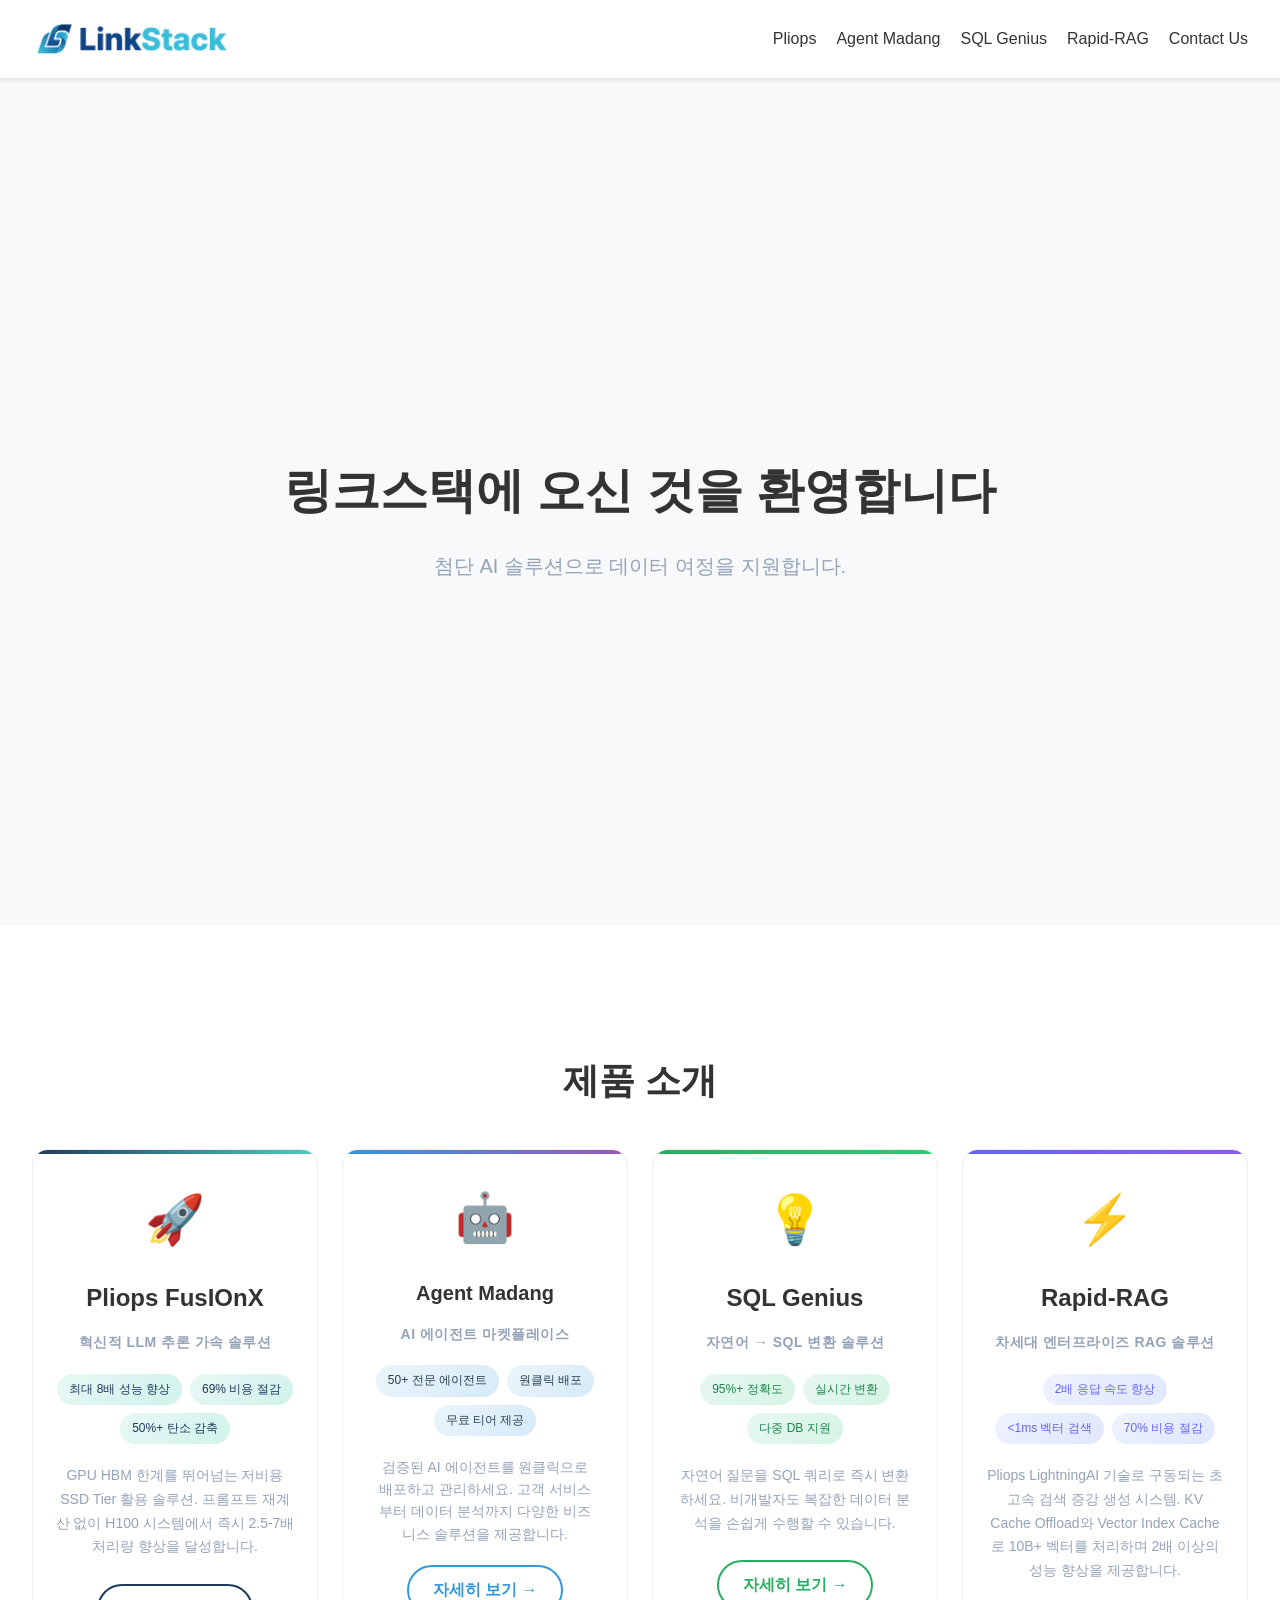
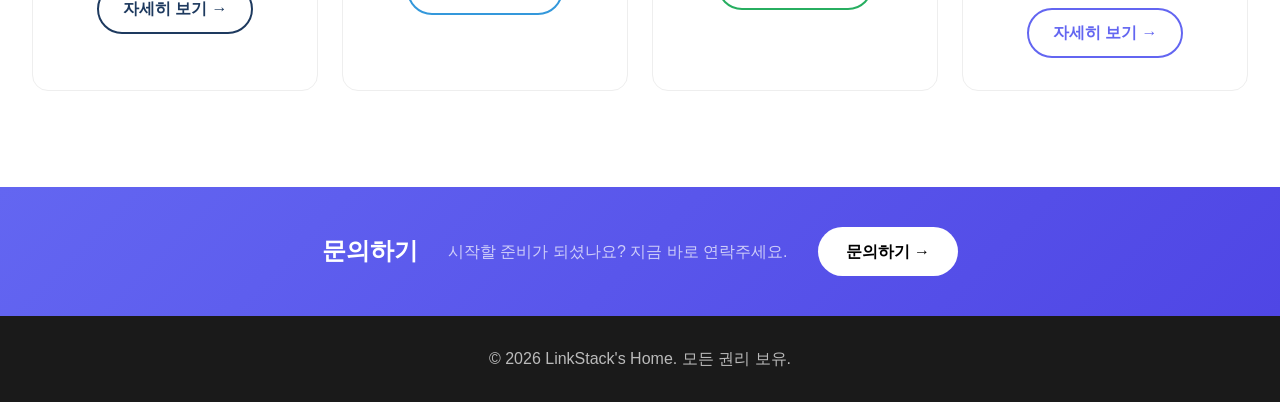
<file: index.html>
<!DOCTYPE html>
<html lang="ko-KR">
<head>
  <meta charset="UTF-8">
  <meta name="viewport" content="width=device-width, initial-scale=1">
  <title>LinkStack's Home</title>
  <meta name="robots" content="max-image-preview:large">
  <link rel="stylesheet" href="/assets/style.css">
  <link rel="stylesheet" href="/assets/rapid-rag.css">
  <script defer src="/assets/rapid-rag.js"></script>
</head>
<body class="home static-site">
  <header>
    <div class="container">
      <div class="logo">
        <a href="/">
          <img src="/assets/LinkStack_Logo_Cropped.png" alt="LinkStack Logo" class="logo-image">
        </a>
      </div>
      <nav>
        <ul class="menu">
<li class="menu-item"><a href="/products/lightning-ai/">Pliops</a></li>
<li class="menu-item"><a href="/products/agent-madang/">Agent Madang</a></li>
<li class="menu-item"><a href="/products/sql-genius/">SQL Genius</a></li>
<li class="menu-item"><a href="/products/rapid-rag/">Rapid-RAG</a></li>
<li class="menu-item"><a href="/contact-us/">Contact Us</a></li>
        </ul>
      </nav>
    </div>
  </header>
<div class="hero">
    <div class="container">
        <h1>링크스택에 오신 것을 환영합니다</h1>
        <p>첨단 AI 솔루션으로 데이터 여정을 지원합니다.</p>
    </div>
</div>

<section id="products">
    <div class="container">
        <h2>제품 소개</h2>
        <div class="product-grid">
            <!-- Pliops FusIOnX -->
            <div class="product-card pliops-card">
                <div class="product-icon">🚀</div>
                <h3>Pliops FusIOnX</h3>
                <p class="product-tagline">혁신적 LLM 추론 가속 솔루션</p>
                <div class="product-highlights">
                    <span class="highlight-item">최대 8배 성능 향상</span>
                    <span class="highlight-item">69% 비용 절감</span>
                    <span class="highlight-item">50%+ 탄소 감축</span>
                </div>
                <p class="product-desc">GPU HBM 한계를 뛰어넘는 저비용 SSD Tier 활용 솔루션. 프롬프트 재계산 없이 H100 시스템에서 즉시 2.5-7배 처리량 향상을 달성합니다.</p>
                <a href="/products/lightning-ai/" class="product-link">자세히 보기 →</a>
            </div>
            
            <!-- Agent Madang -->
            <div class="product-card agent-card">
                <div class="product-icon">🤖</div>
                <h3>Agent Madang</h3>
                <p class="product-tagline">AI 에이전트 마켓플레이스</p>
                <div class="product-highlights">
                    <span class="highlight-item">50+ 전문 에이전트</span>
                    <span class="highlight-item">원클릭 배포</span>
                    <span class="highlight-item">무료 티어 제공</span>
                </div>
                <p class="product-desc">검증된 AI 에이전트를 원클릭으로 배포하고 관리하세요. 고객 서비스부터 데이터 분석까지 다양한 비즈니스 솔루션을 제공합니다.</p>
                <a href="/products/agent-madang/" class="product-link">자세히 보기 →</a>
            </div>
            
            <!-- SQL Genius -->
            <div class="product-card sql-card">
                <div class="product-icon">💡</div>
                <h3>SQL Genius</h3>
                <p class="product-tagline">자연어 → SQL 변환 솔루션</p>
                <div class="product-highlights">
                    <span class="highlight-item">95%+ 정확도</span>
                    <span class="highlight-item">실시간 변환</span>
                    <span class="highlight-item">다중 DB 지원</span>
                </div>
                <p class="product-desc">자연어 질문을 SQL 쿼리로 즉시 변환하세요. 비개발자도 복잡한 데이터 분석을 손쉽게 수행할 수 있습니다.</p>
                <a href="/products/sql-genius/" class="product-link">자세히 보기 →</a>
            </div>
            
            <!-- Rapid-RAG -->
            <div class="product-card rapid-rag-card">
                <div class="product-icon">⚡</div>
                <h3>Rapid-RAG</h3>
                <p class="product-tagline">차세대 엔터프라이즈 RAG 솔루션</p>
                <div class="product-highlights">
                    <span class="highlight-item">2배 응답 속도 향상</span>
                    <span class="highlight-item">&lt;1ms 벡터 검색</span>
                    <span class="highlight-item">70% 비용 절감</span>
                </div>
                <p class="product-desc">Pliops LightningAI 기술로 구동되는 초고속 검색 증강 생성 시스템. KV Cache Offload와 Vector Index Cache로 10B+ 벡터를 처리하며 2배 이상의 성능 향상을 제공합니다.</p>
                <a href="/products/rapid-rag/" class="product-link">자세히 보기 →</a>
            </div>
        </div>
    </div>
</section>

<section id="contact" class="contact-section-compact">
    <div class="container">
        <h3>문의하기</h3>
        <p>시작할 준비가 되셨나요? 지금 바로 연락주세요.</p>
        <a href="/contact-us/" class="contact-btn">문의하기 →</a>
    </div>
</section>
<footer>
    <div class="container">
      <p>&copy; 2026 LinkStack's Home. 모든 권리 보유.</p>
    </div>
  </footer>
</body>
</html>
</file>
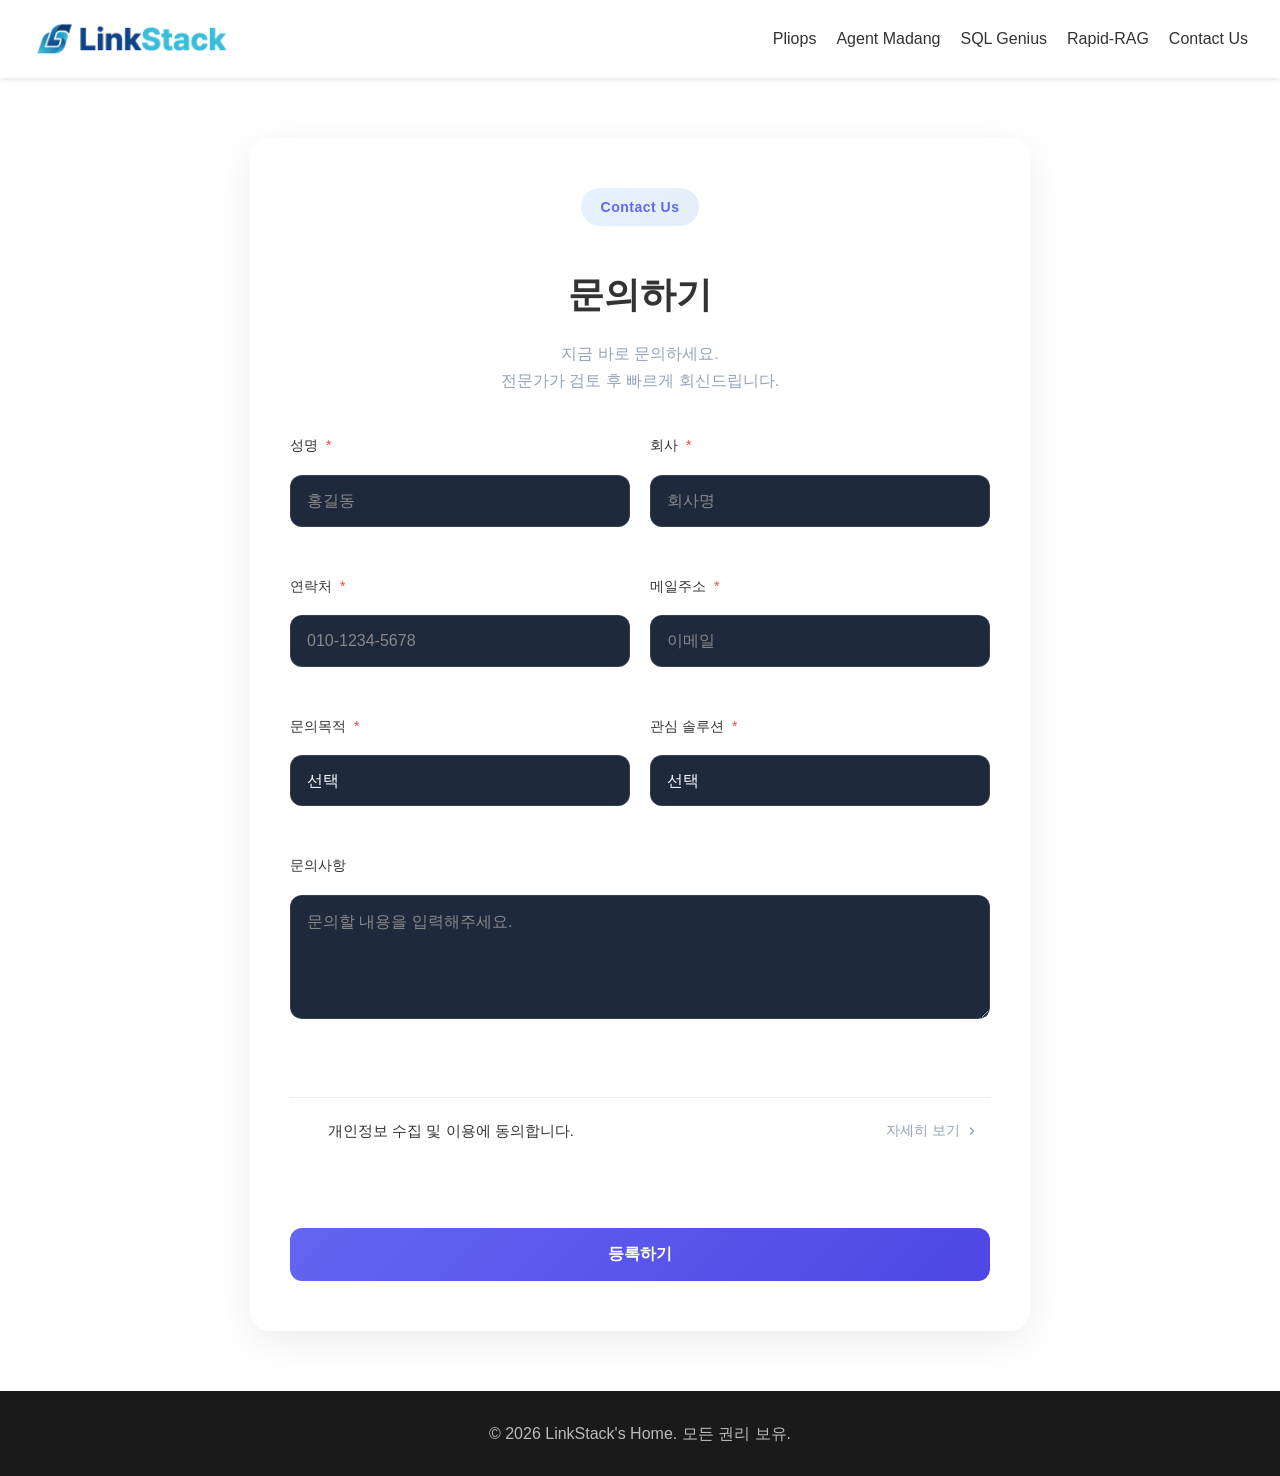
<file: contact-us/index.html>
<!DOCTYPE html>
<html lang="ko-KR">
<head>
  <meta charset="UTF-8">
  <meta name="viewport" content="width=device-width, initial-scale=1">
  <title>문의하기 - LinkStack's Home</title>
  <meta name="robots" content="max-image-preview:large">
  <link rel="stylesheet" href="/assets/style.css">
  <link rel="stylesheet" href="/assets/rapid-rag.css">
  <script defer src="/assets/rapid-rag.js"></script>
</head>
<body class="page static-site">
  <header>
    <div class="container">
      <div class="logo">
        <a href="/">
          <img src="/assets/LinkStack_Logo_Cropped.png" alt="LinkStack Logo" class="logo-image">
        </a>
      </div>
      <nav>
        <ul class="menu">
<li class="menu-item"><a href="/products/lightning-ai/">Pliops</a></li>
<li class="menu-item"><a href="/products/agent-madang/">Agent Madang</a></li>
<li class="menu-item"><a href="/products/sql-genius/">SQL Genius</a></li>
<li class="menu-item"><a href="/products/rapid-rag/">Rapid-RAG</a></li>
<li class="menu-item"><a href="/contact-us/">Contact Us</a></li>
        </ul>
      </nav>
    </div>
  </header>
<div class="container">
    <div class="contact-page">
        <div class="contact-header">
            <span class="contact-badge">Contact Us</span>
            <h1>문의하기</h1>
            <p class="contact-subtitle">지금 바로 문의하세요.<br>전문가가 검토 후 빠르게 회신드립니다.</p>
        </div>

        

        <form id="contactForm" action="https://script.google.com/macros/s/AKfycbzlhRwaTeAzugZkTuHLn-S1Se0izehVUpWjMSpUJSiQGJyFQbEHU1BTpWg8Aq9JLTG-/exec" method="post" class="contact-form"><div class="form-row">
                <div class="form-group half">
                    <label for="name">
                        <span class="label-text">성명</span>
                        <span class="required">*</span>
                    </label>
                    <input type="text" id="name" name="name" placeholder="홍길동" required>
                </div>

                <div class="form-group half">
                    <label for="company">
                        <span class="label-text">회사</span>
                        <span class="required">*</span>
                    </label>
                    <input type="text" id="company" name="company" placeholder="회사명" required>
                </div>
            </div>

            <div class="form-row">
                <div class="form-group half">
                    <label for="phone">
                        <span class="label-text">연락처</span>
                        <span class="required">*</span>
                    </label>
                    <input type="tel" id="phone" name="phone" placeholder="010-1234-5678" required>
                </div>

                <div class="form-group half">
                    <label for="email">
                        <span class="label-text">메일주소</span>
                        <span class="required">*</span>
                    </label>
                    <input type="email" id="email" name="email" placeholder="이메일" required>
                </div>
            </div>

            <div class="form-row">
                <div class="form-group half">
                    <label for="inquiry_type">
                        <span class="label-text">문의목적</span>
                        <span class="required">*</span>
                    </label>
                    <select id="inquiry_type" name="inquiry_type" required>
                        <option value="">선택</option>
                        <option value="제품 문의">제품 문의</option>
                        <option value="도입 상담">도입 상담</option>
                        <option value="기술 지원">기술 지원</option>
                        <option value="파트너십">파트너십</option>
                        <option value="기타">기타</option>
                    </select>
                </div>

                <div class="form-group half">
                    <label for="subject">
                        <span class="label-text">관심 솔루션</span>
                        <span class="required">*</span>
                    </label>
                    <select id="subject" name="subject" required>
                        <option value="">선택</option>
                        <option value="Pliops FusIOnX">Pliops FusIOnX</option>
                        <option value="Agent Madang">Agent Madang</option>
                        <option value="SQL Genius">SQL Genius</option>
                        <option value="Rapid-RAG">Rapid-RAG</option><option value="전체 솔루션">전체 솔루션</option>
                    </select>
                </div>
            </div>

            <div class="form-group">
                <label for="message">
                    <span class="label-text">문의사항</span>
                </label>
                <textarea id="message" name="message" rows="5" placeholder="문의할 내용을 입력해주세요."></textarea>
            </div>

            <div class="privacy-section">
                <div class="privacy-checkbox-wrapper">
                    <label class="checkbox-label">
                        <input type="checkbox" id="privacy_agreed" name="privacy_agreed" value="Y" required>
                        <span class="checkmark"></span>
                        <span class="checkbox-text">개인정보 수집 및 이용에 동의합니다.</span>
                    </label>
                    <button type="button" class="privacy-detail-btn" onclick="togglePrivacyDetail()">
                        자세히 보기
                        <svg width="12" height="12" viewBox="0 0 12 12" fill="none" xmlns="http://www.w3.org/2000/svg">
                            <path d="M4.5 9L7.5 6L4.5 3" stroke="currentColor" stroke-width="1.5" stroke-linecap="round" stroke-linejoin="round"/>
                        </svg>
                    </button>
                </div>

                <div class="privacy-detail" id="privacyDetail">
                    <h3>개인정보 수집·이용에 대한 동의</h3>
                    <p class="privacy-intro">링크스택 주식회사는 고객의 문의를 처리하기 위해 다음과 같이 개인정보를 수집 및 이용하며, 고객의 개인정보를 안전하게 취급하는 데 최선을 다하고 있습니다.</p>
                    
                    <table class="privacy-table">
                        <thead>
                            <tr>
                                <th>수집항목</th>
                                <th>수집목적</th>
                                <th>보유기간</th>
                            </tr>
                        </thead>
                        <tbody>
                            <tr>
                                <td>성명, 회사명(직장명), 연락처, 메일주소 등</td>
                                <td>문의, 요청, 불편사항 회신 및 처리결과 회신 등</td>
                                <td>3년간 보관 후 지체 없이 파기</td>
                            </tr>
                        </tbody>
                    </table>
                    
                    <p class="privacy-notice">고객은 위 동의를 거부할 권리가 있으며, 동의를 거부하실 경우 문의 처리 및 결과 회신이 제한될 수 있습니다.</p>
                </div>
            </div>

            <button type="submit" class="btn-submit">등록하기</button>
        </form>
    </div>
</div>

<script>
function togglePrivacyDetail() {
    const detail = document.getElementById('privacyDetail');
    const btn = document.querySelector('.privacy-detail-btn');
    
    if (detail.classList.contains('show')) {
        detail.classList.remove('show');
        btn.classList.remove('active');
    } else {
        detail.classList.add('show');
        btn.classList.add('active');
    }
}
</script>
<footer>
    <div class="container">
      <p>&copy; 2026 LinkStack's Home. 모든 권리 보유.</p>
    </div>
  </footer>
</body>
</html>
</file>
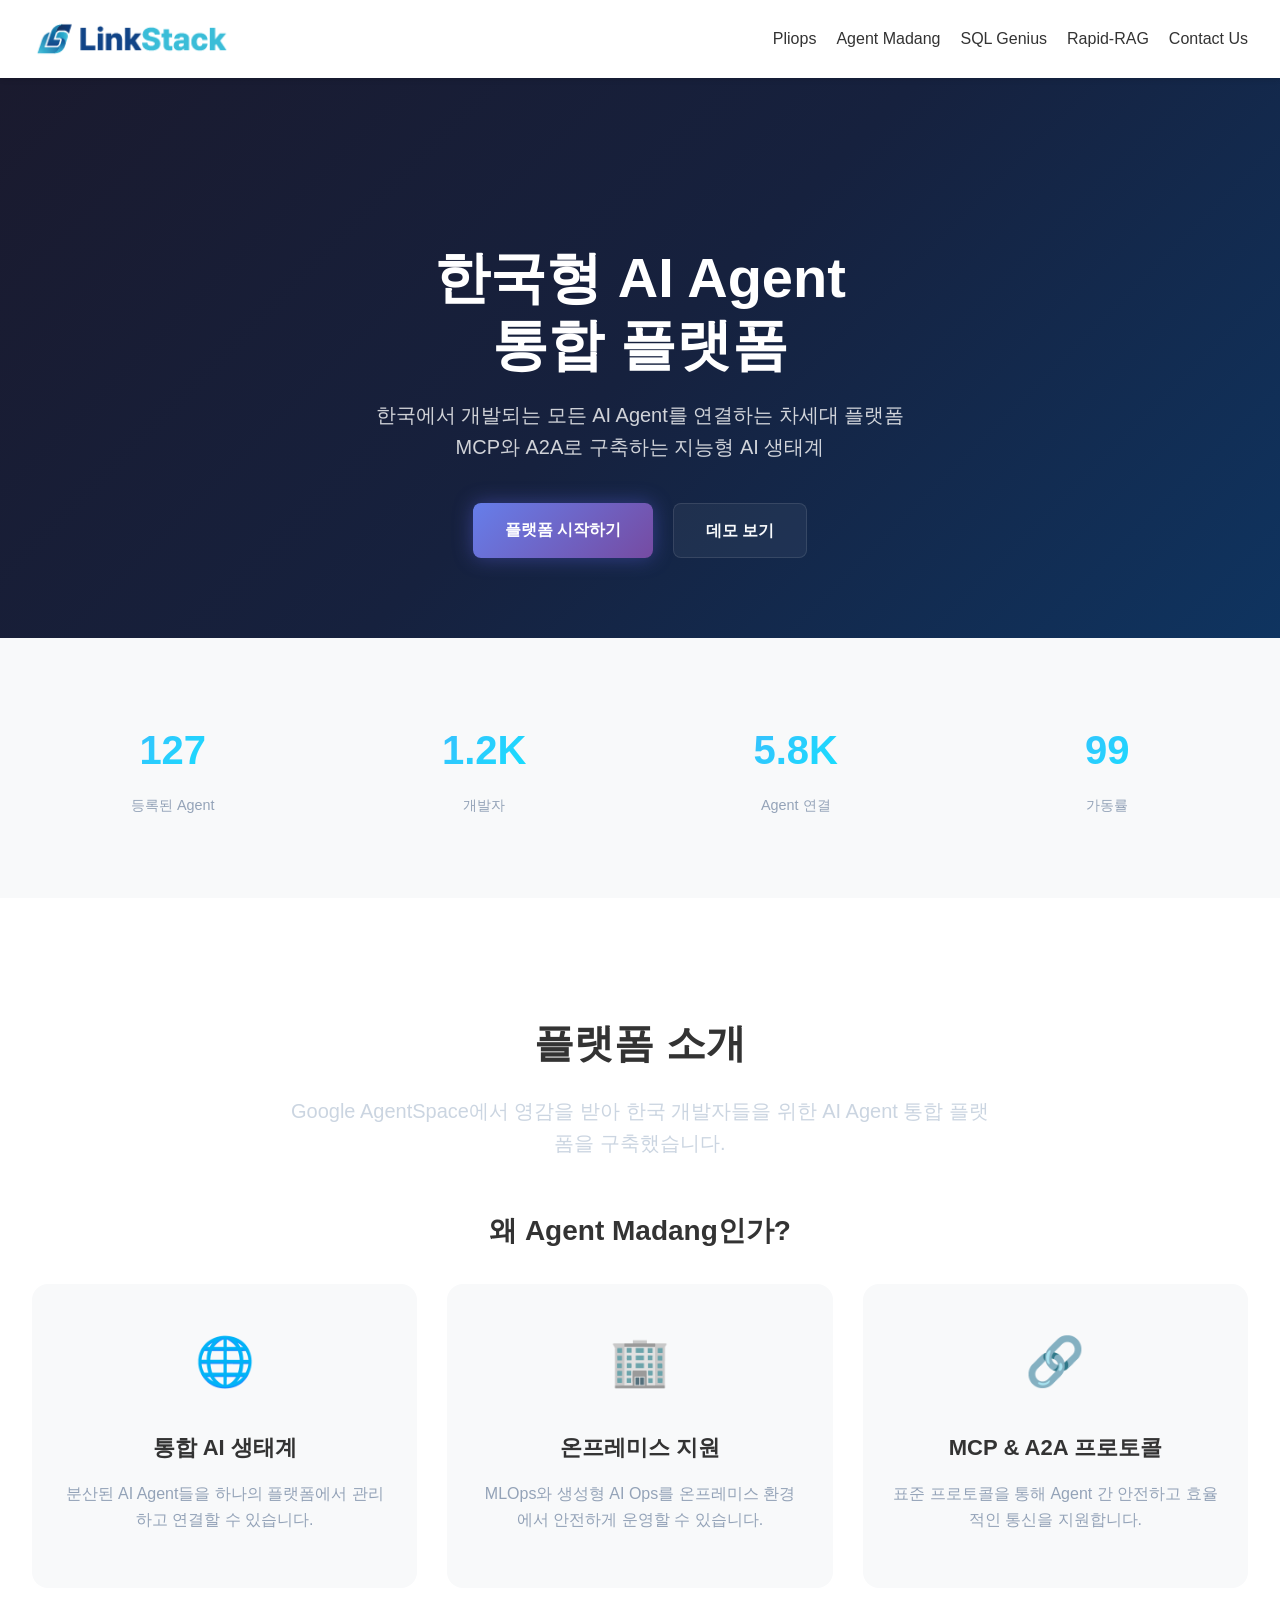
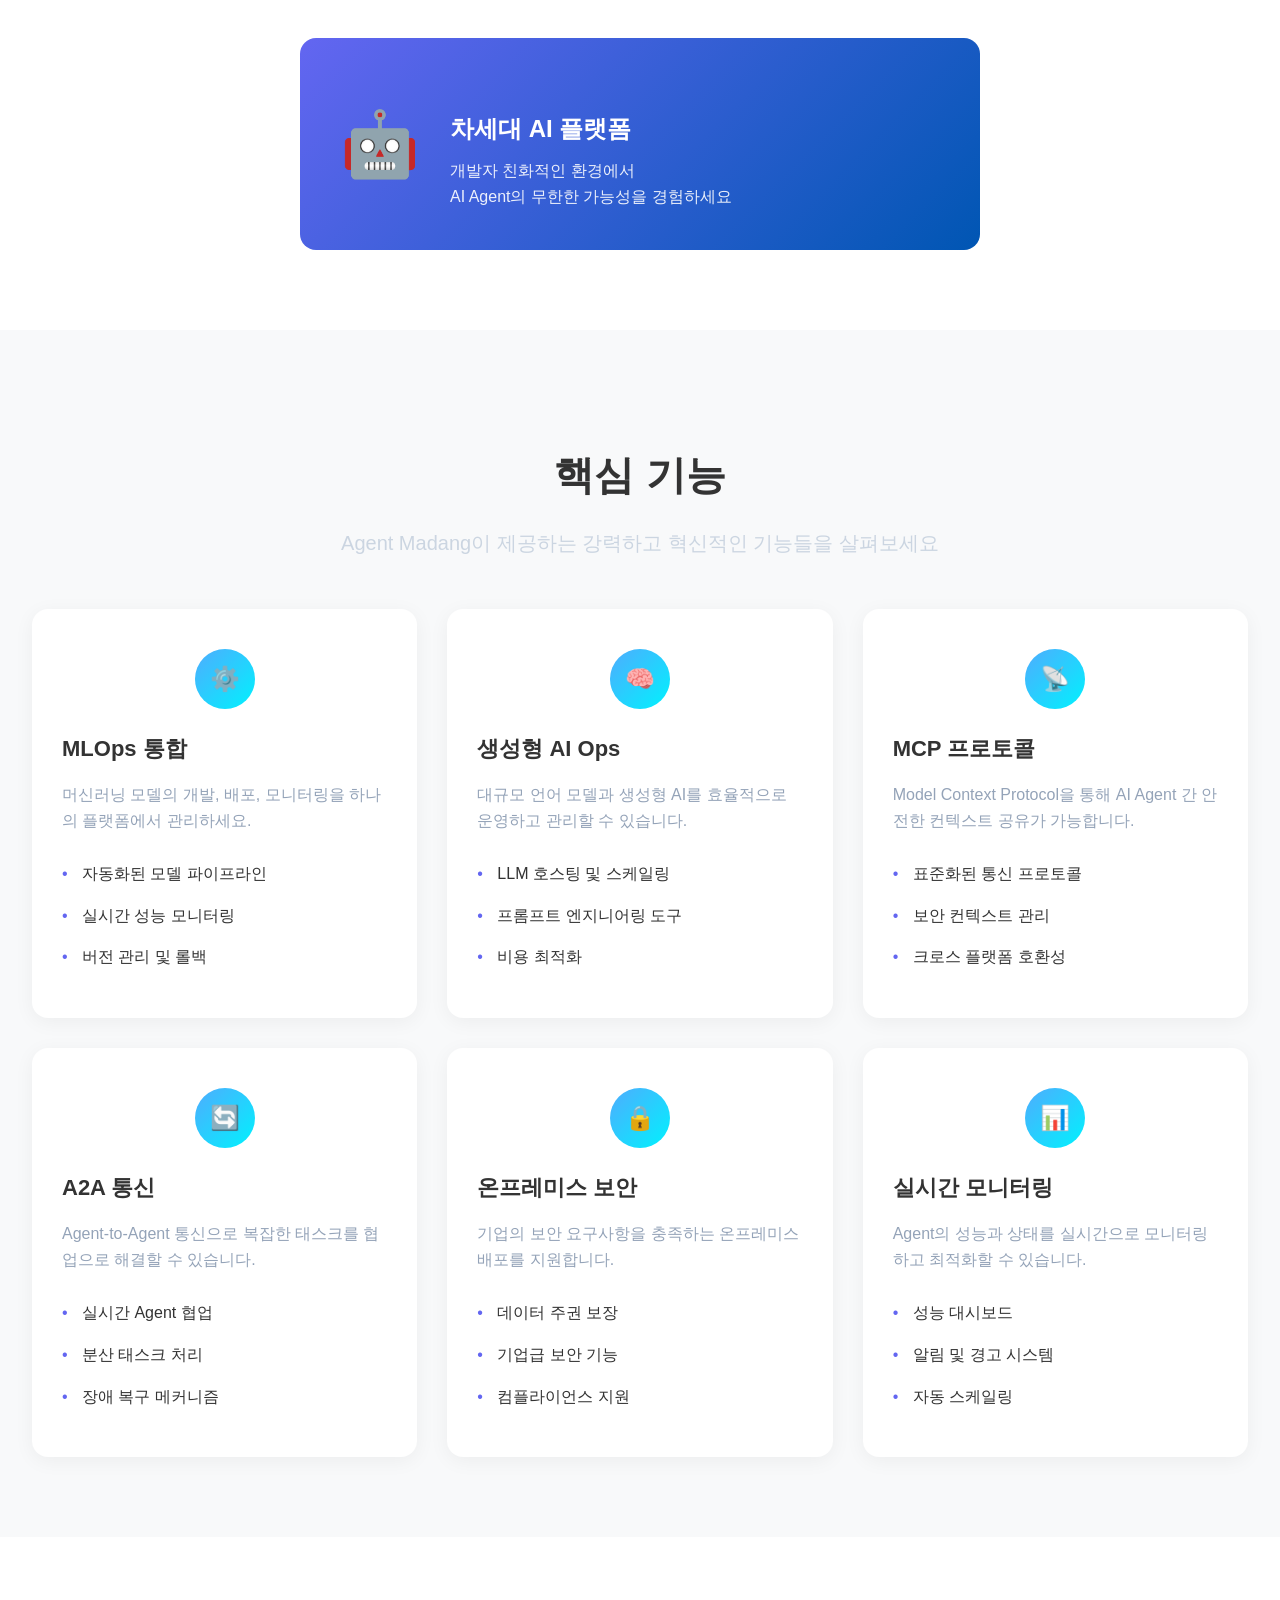
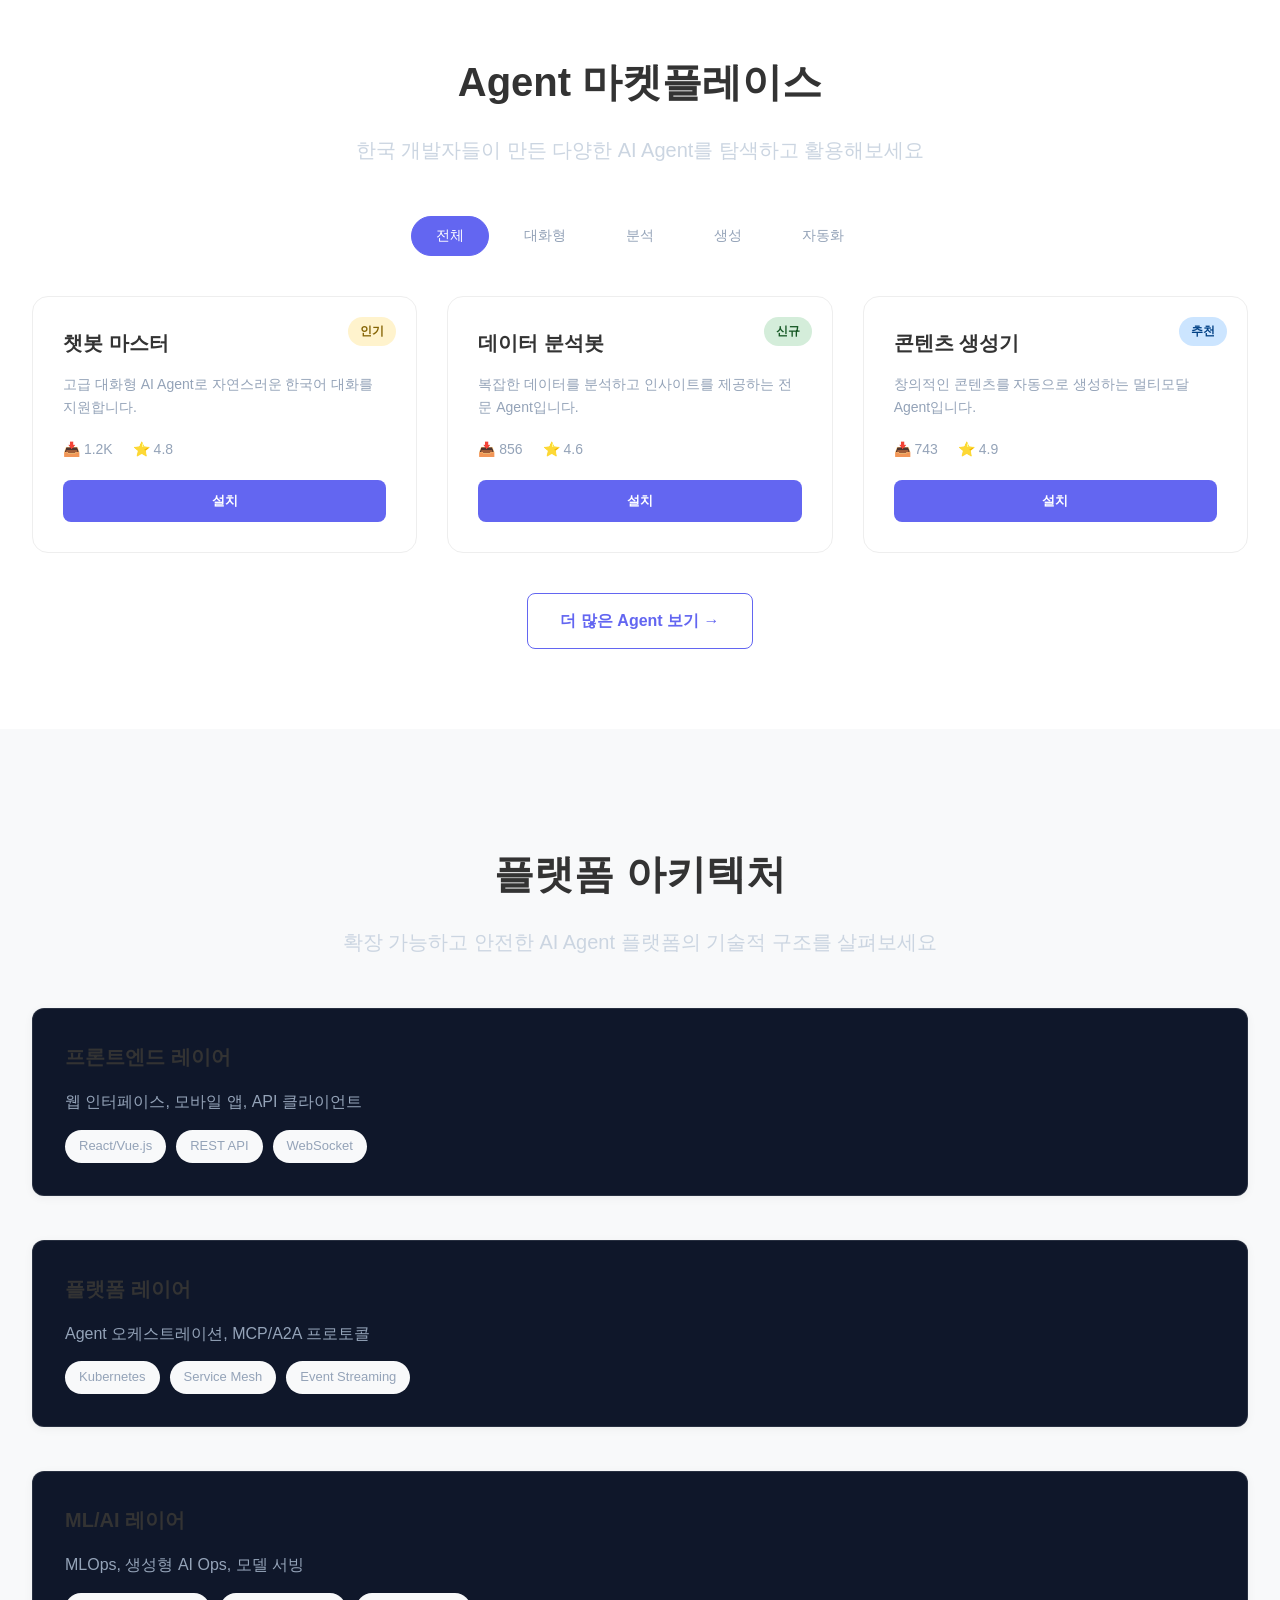
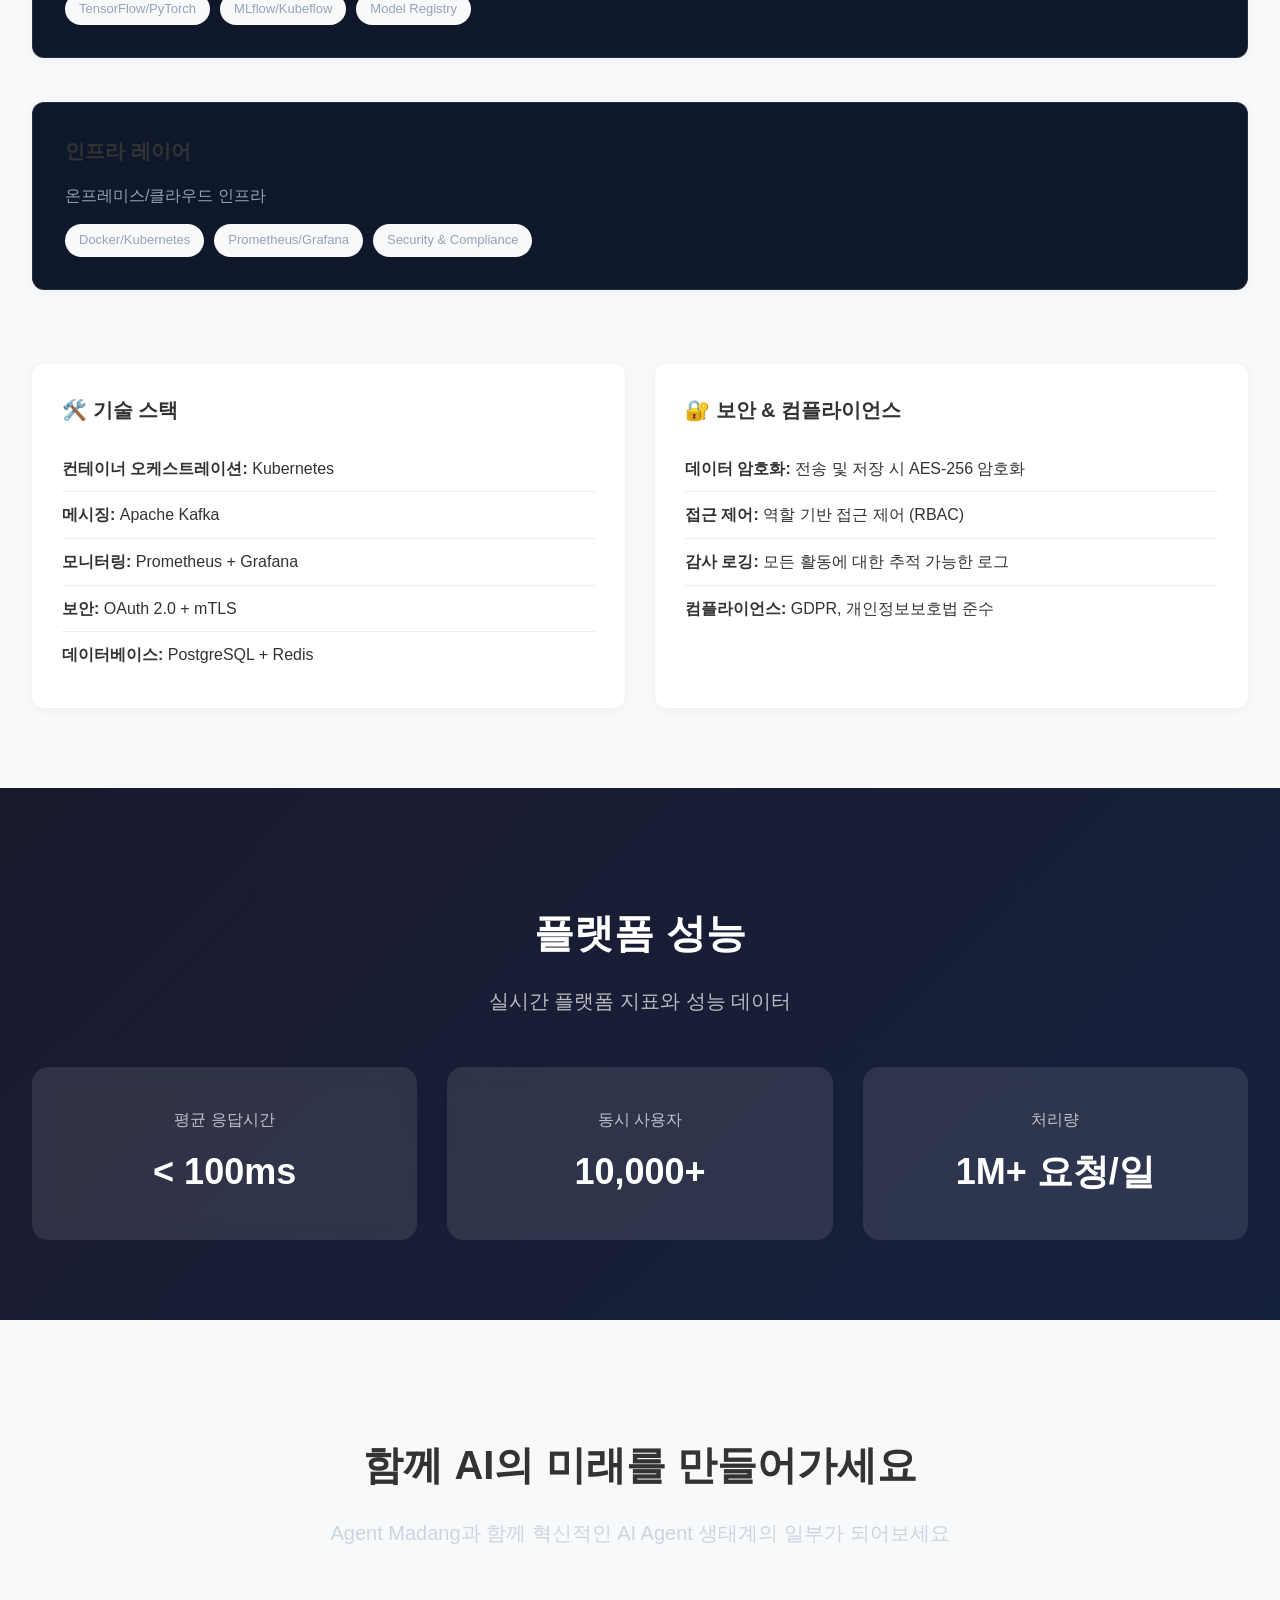
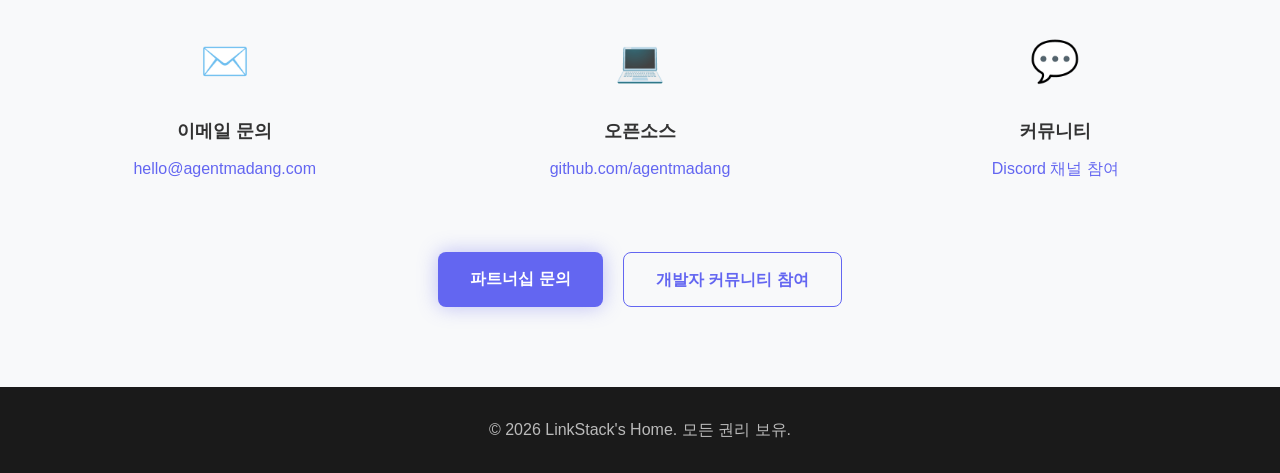
<file: products/agent-madang/index.html>
<!DOCTYPE html>
<html lang="ko-KR">
<head>
  <meta charset="UTF-8">
  <meta name="viewport" content="width=device-width, initial-scale=1">
  <title>Agent Madang - LinkStack's Home</title>
  <meta name="robots" content="max-image-preview:large">
  <link rel="stylesheet" href="/assets/style.css">
  <link rel="stylesheet" href="/assets/rapid-rag.css">
  <script defer src="/assets/rapid-rag.js"></script>
</head>
<body class="page static-site">
  <header>
    <div class="container">
      <div class="logo">
        <a href="/">
          <img src="/assets/LinkStack_Logo_Cropped.png" alt="LinkStack Logo" class="logo-image">
        </a>
      </div>
      <nav>
        <ul class="menu">
<li class="menu-item"><a href="/products/lightning-ai/">Pliops</a></li>
<li class="menu-item"><a href="/products/agent-madang/">Agent Madang</a></li>
<li class="menu-item"><a href="/products/sql-genius/">SQL Genius</a></li>
<li class="menu-item"><a href="/products/rapid-rag/">Rapid-RAG</a></li>
<li class="menu-item"><a href="/contact-us/">Contact Us</a></li>
        </ul>
      </nav>
    </div>
  </header>
<div class="agent-madang-page">
    <!-- Hero Section -->
    <section class="am-hero">
        <div class="container">
            <h1>한국형 AI Agent<br>통합 플랫폼</h1>
            <p class="hero-subtitle">한국에서 개발되는 모든 AI Agent를 연결하는 차세대 플랫폼<br>MCP와 A2A로 구축하는 지능형 AI 생태계</p>
            <div class="hero-buttons">
                <a href="#contact" class="btn-primary">플랫폼 시작하기</a>
                <a href="#features" class="btn-secondary">데모 보기</a>
            </div>
        </div>
    </section>

    <!-- Stats Section -->
    <section class="am-stats">
        <div class="container">
            <div class="stats-grid">
                <div class="stat-item">
                    <span class="stat-number">127</span>
                    <span class="stat-label">등록된 Agent</span>
                </div>
                <div class="stat-item">
                    <span class="stat-number">1.2K</span>
                    <span class="stat-label">개발자</span>
                </div>
                <div class="stat-item">
                    <span class="stat-number">5.8K</span>
                    <span class="stat-label">Agent 연결</span>
                </div>
                <div class="stat-item">
                    <span class="stat-number">99.9%</span>
                    <span class="stat-label">가동률</span>
                </div>
            </div>
        </div>
    </section>

    <!-- Platform Introduction -->
    <section class="am-intro" id="intro">
        <div class="container">
            <h2>플랫폼 소개</h2>
            <p class="section-subtitle">Google AgentSpace에서 영감을 받아 한국 개발자들을 위한 AI Agent 통합 플랫폼을 구축했습니다.</p>
            
            <h3>왜 Agent Madang인가?</h3>
            <div class="intro-grid">
                <div class="intro-card">
                    <div class="intro-icon">🌐</div>
                    <h4>통합 AI 생태계</h4>
                    <p>분산된 AI Agent들을 하나의 플랫폼에서 관리하고 연결할 수 있습니다.</p>
                </div>
                <div class="intro-card">
                    <div class="intro-icon">🏢</div>
                    <h4>온프레미스 지원</h4>
                    <p>MLOps와 생성형 AI Ops를 온프레미스 환경에서 안전하게 운영할 수 있습니다.</p>
                </div>
                <div class="intro-card">
                    <div class="intro-icon">🔗</div>
                    <h4>MCP & A2A 프로토콜</h4>
                    <p>표준 프로토콜을 통해 Agent 간 안전하고 효율적인 통신을 지원합니다.</p>
                </div>
            </div>
            
            <div class="intro-highlight">
                <span class="highlight-icon">🤖</span>
                <div class="highlight-content">
                    <h4>차세대 AI 플랫폼</h4>
                    <p>개발자 친화적인 환경에서<br>AI Agent의 무한한 가능성을 경험하세요</p>
                </div>
            </div>
        </div>
    </section>

    <!-- Core Features -->
    <section class="am-features" id="features">
        <div class="container">
            <h2>핵심 기능</h2>
            <p class="section-subtitle">Agent Madang이 제공하는 강력하고 혁신적인 기능들을 살펴보세요</p>
            
            <div class="features-grid">
                <div class="feature-card">
                    <div class="feature-icon">⚙️</div>
                    <h3>MLOps 통합</h3>
                    <p>머신러닝 모델의 개발, 배포, 모니터링을 하나의 플랫폼에서 관리하세요.</p>
                    <ul>
                        <li>자동화된 모델 파이프라인</li>
                        <li>실시간 성능 모니터링</li>
                        <li>버전 관리 및 롤백</li>
                    </ul>
                </div>
                
                <div class="feature-card">
                    <div class="feature-icon">🧠</div>
                    <h3>생성형 AI Ops</h3>
                    <p>대규모 언어 모델과 생성형 AI를 효율적으로 운영하고 관리할 수 있습니다.</p>
                    <ul>
                        <li>LLM 호스팅 및 스케일링</li>
                        <li>프롬프트 엔지니어링 도구</li>
                        <li>비용 최적화</li>
                    </ul>
                </div>
                
                <div class="feature-card">
                    <div class="feature-icon">📡</div>
                    <h3>MCP 프로토콜</h3>
                    <p>Model Context Protocol을 통해 AI Agent 간 안전한 컨텍스트 공유가 가능합니다.</p>
                    <ul>
                        <li>표준화된 통신 프로토콜</li>
                        <li>보안 컨텍스트 관리</li>
                        <li>크로스 플랫폼 호환성</li>
                    </ul>
                </div>
                
                <div class="feature-card">
                    <div class="feature-icon">🔄</div>
                    <h3>A2A 통신</h3>
                    <p>Agent-to-Agent 통신으로 복잡한 태스크를 협업으로 해결할 수 있습니다.</p>
                    <ul>
                        <li>실시간 Agent 협업</li>
                        <li>분산 태스크 처리</li>
                        <li>장애 복구 메커니즘</li>
                    </ul>
                </div>
                
                <div class="feature-card">
                    <div class="feature-icon">🔒</div>
                    <h3>온프레미스 보안</h3>
                    <p>기업의 보안 요구사항을 충족하는 온프레미스 배포를 지원합니다.</p>
                    <ul>
                        <li>데이터 주권 보장</li>
                        <li>기업급 보안 기능</li>
                        <li>컴플라이언스 지원</li>
                    </ul>
                </div>
                
                <div class="feature-card">
                    <div class="feature-icon">📊</div>
                    <h3>실시간 모니터링</h3>
                    <p>Agent의 성능과 상태를 실시간으로 모니터링하고 최적화할 수 있습니다.</p>
                    <ul>
                        <li>성능 대시보드</li>
                        <li>알림 및 경고 시스템</li>
                        <li>자동 스케일링</li>
                    </ul>
                </div>
            </div>
        </div>
    </section>

    <!-- Agent Marketplace -->
    <section class="am-marketplace" id="marketplace">
        <div class="container">
            <h2>Agent 마켓플레이스</h2>
            <p class="section-subtitle">한국 개발자들이 만든 다양한 AI Agent를 탐색하고 활용해보세요</p>
            
            <div class="marketplace-tabs">
                <button class="tab-btn active">전체</button>
                <button class="tab-btn">대화형</button>
                <button class="tab-btn">분석</button>
                <button class="tab-btn">생성</button>
                <button class="tab-btn">자동화</button>
            </div>
            
            <div class="agent-grid">
                <div class="agent-card">
                    <span class="agent-badge popular">인기</span>
                    <h3>챗봇 마스터</h3>
                    <p>고급 대화형 AI Agent로 자연스러운 한국어 대화를 지원합니다.</p>
                    <div class="agent-meta">
                        <span class="downloads">📥 1.2K</span>
                        <span class="rating">⭐ 4.8</span>
                    </div>
                    <button class="btn-install">설치</button>
                </div>
                
                <div class="agent-card">
                    <span class="agent-badge new">신규</span>
                    <h3>데이터 분석봇</h3>
                    <p>복잡한 데이터를 분석하고 인사이트를 제공하는 전문 Agent입니다.</p>
                    <div class="agent-meta">
                        <span class="downloads">📥 856</span>
                        <span class="rating">⭐ 4.6</span>
                    </div>
                    <button class="btn-install">설치</button>
                </div>
                
                <div class="agent-card">
                    <span class="agent-badge recommended">추천</span>
                    <h3>콘텐츠 생성기</h3>
                    <p>창의적인 콘텐츠를 자동으로 생성하는 멀티모달 Agent입니다.</p>
                    <div class="agent-meta">
                        <span class="downloads">📥 743</span>
                        <span class="rating">⭐ 4.9</span>
                    </div>
                    <button class="btn-install">설치</button>
                </div>
            </div>
            
            <div class="marketplace-cta">
                <a href="#top" class="btn-secondary">더 많은 Agent 보기 →</a>
            </div>
        </div>
    </section>

    <!-- Architecture -->
    <section class="am-architecture" id="architecture">
        <div class="container">
            <h2>플랫폼 아키텍처</h2>
            <p class="section-subtitle">확장 가능하고 안전한 AI Agent 플랫폼의 기술적 구조를 살펴보세요</p>
            
            <div class="arch-layers">
                <div class="arch-layer">
                    <h3>프론트엔드 레이어</h3>
                    <p>웹 인터페이스, 모바일 앱, API 클라이언트</p>
                    <div class="tech-tags">
                        <span class="tech-tag">React/Vue.js</span>
                        <span class="tech-tag">REST API</span>
                        <span class="tech-tag">WebSocket</span>
                    </div>
                </div>
                
                <div class="arch-layer">
                    <h3>플랫폼 레이어</h3>
                    <p>Agent 오케스트레이션, MCP/A2A 프로토콜</p>
                    <div class="tech-tags">
                        <span class="tech-tag">Kubernetes</span>
                        <span class="tech-tag">Service Mesh</span>
                        <span class="tech-tag">Event Streaming</span>
                    </div>
                </div>
                
                <div class="arch-layer">
                    <h3>ML/AI 레이어</h3>
                    <p>MLOps, 생성형 AI Ops, 모델 서빙</p>
                    <div class="tech-tags">
                        <span class="tech-tag">TensorFlow/PyTorch</span>
                        <span class="tech-tag">MLflow/Kubeflow</span>
                        <span class="tech-tag">Model Registry</span>
                    </div>
                </div>
                
                <div class="arch-layer">
                    <h3>인프라 레이어</h3>
                    <p>온프레미스/클라우드 인프라</p>
                    <div class="tech-tags">
                        <span class="tech-tag">Docker/Kubernetes</span>
                        <span class="tech-tag">Prometheus/Grafana</span>
                        <span class="tech-tag">Security & Compliance</span>
                    </div>
                </div>
            </div>
            
            <div class="arch-details">
                <div class="arch-detail-card">
                    <h4>🛠️ 기술 스택</h4>
                    <ul>
                        <li><strong>컨테이너 오케스트레이션:</strong> Kubernetes</li>
                        <li><strong>메시징:</strong> Apache Kafka</li>
                        <li><strong>모니터링:</strong> Prometheus + Grafana</li>
                        <li><strong>보안:</strong> OAuth 2.0 + mTLS</li>
                        <li><strong>데이터베이스:</strong> PostgreSQL + Redis</li>
                    </ul>
                </div>
                
                <div class="arch-detail-card">
                    <h4>🔐 보안 & 컴플라이언스</h4>
                    <ul>
                        <li><strong>데이터 암호화:</strong> 전송 및 저장 시 AES-256 암호화</li>
                        <li><strong>접근 제어:</strong> 역할 기반 접근 제어 (RBAC)</li>
                        <li><strong>감사 로깅:</strong> 모든 활동에 대한 추적 가능한 로그</li>
                        <li><strong>컴플라이언스:</strong> GDPR, 개인정보보호법 준수</li>
                    </ul>
                </div>
            </div>
        </div>
    </section>

    <!-- Performance -->
    <section class="am-performance">
        <div class="container">
            <h2>플랫폼 성능</h2>
            <p class="section-subtitle">실시간 플랫폼 지표와 성능 데이터</p>
            
            <div class="performance-grid">
                <div class="perf-card">
                    <span class="perf-label">평균 응답시간</span>
                    <span class="perf-value">&lt; 100ms</span>
                </div>
                <div class="perf-card">
                    <span class="perf-label">동시 사용자</span>
                    <span class="perf-value">10,000+</span>
                </div>
                <div class="perf-card">
                    <span class="perf-label">처리량</span>
                    <span class="perf-value">1M+ 요청/일</span>
                </div>
            </div>
        </div>
    </section>

    <!-- Contact CTA -->
    <section class="am-contact" id="contact">
        <div class="container">
            <h2>함께 AI의 미래를 만들어가세요</h2>
            <p class="section-subtitle">Agent Madang과 함께 혁신적인 AI Agent 생태계의 일부가 되어보세요</p>
            
            <div class="contact-grid">
                <div class="contact-card">
                    <span class="contact-icon">✉️</span>
                    <h4>이메일 문의</h4>
                    <p>hello@agentmadang.com</p>
                </div>
                <div class="contact-card">
                    <span class="contact-icon">💻</span>
                    <h4>오픈소스</h4>
                    <p>github.com/agentmadang</p>
                </div>
                <div class="contact-card">
                    <span class="contact-icon">💬</span>
                    <h4>커뮤니티</h4>
                    <p>Discord 채널 참여</p>
                </div>
            </div>
            
            <div class="contact-buttons">
                <a href="/contact-us/" class="btn-primary">파트너십 문의</a>
                <a href="#top" class="btn-secondary">개발자 커뮤니티 참여</a>
            </div>
        </div>
    </section>
</div>
<footer>
    <div class="container">
      <p>&copy; 2026 LinkStack's Home. 모든 권리 보유.</p>
    </div>
  </footer>
</body>
</html>
</file>
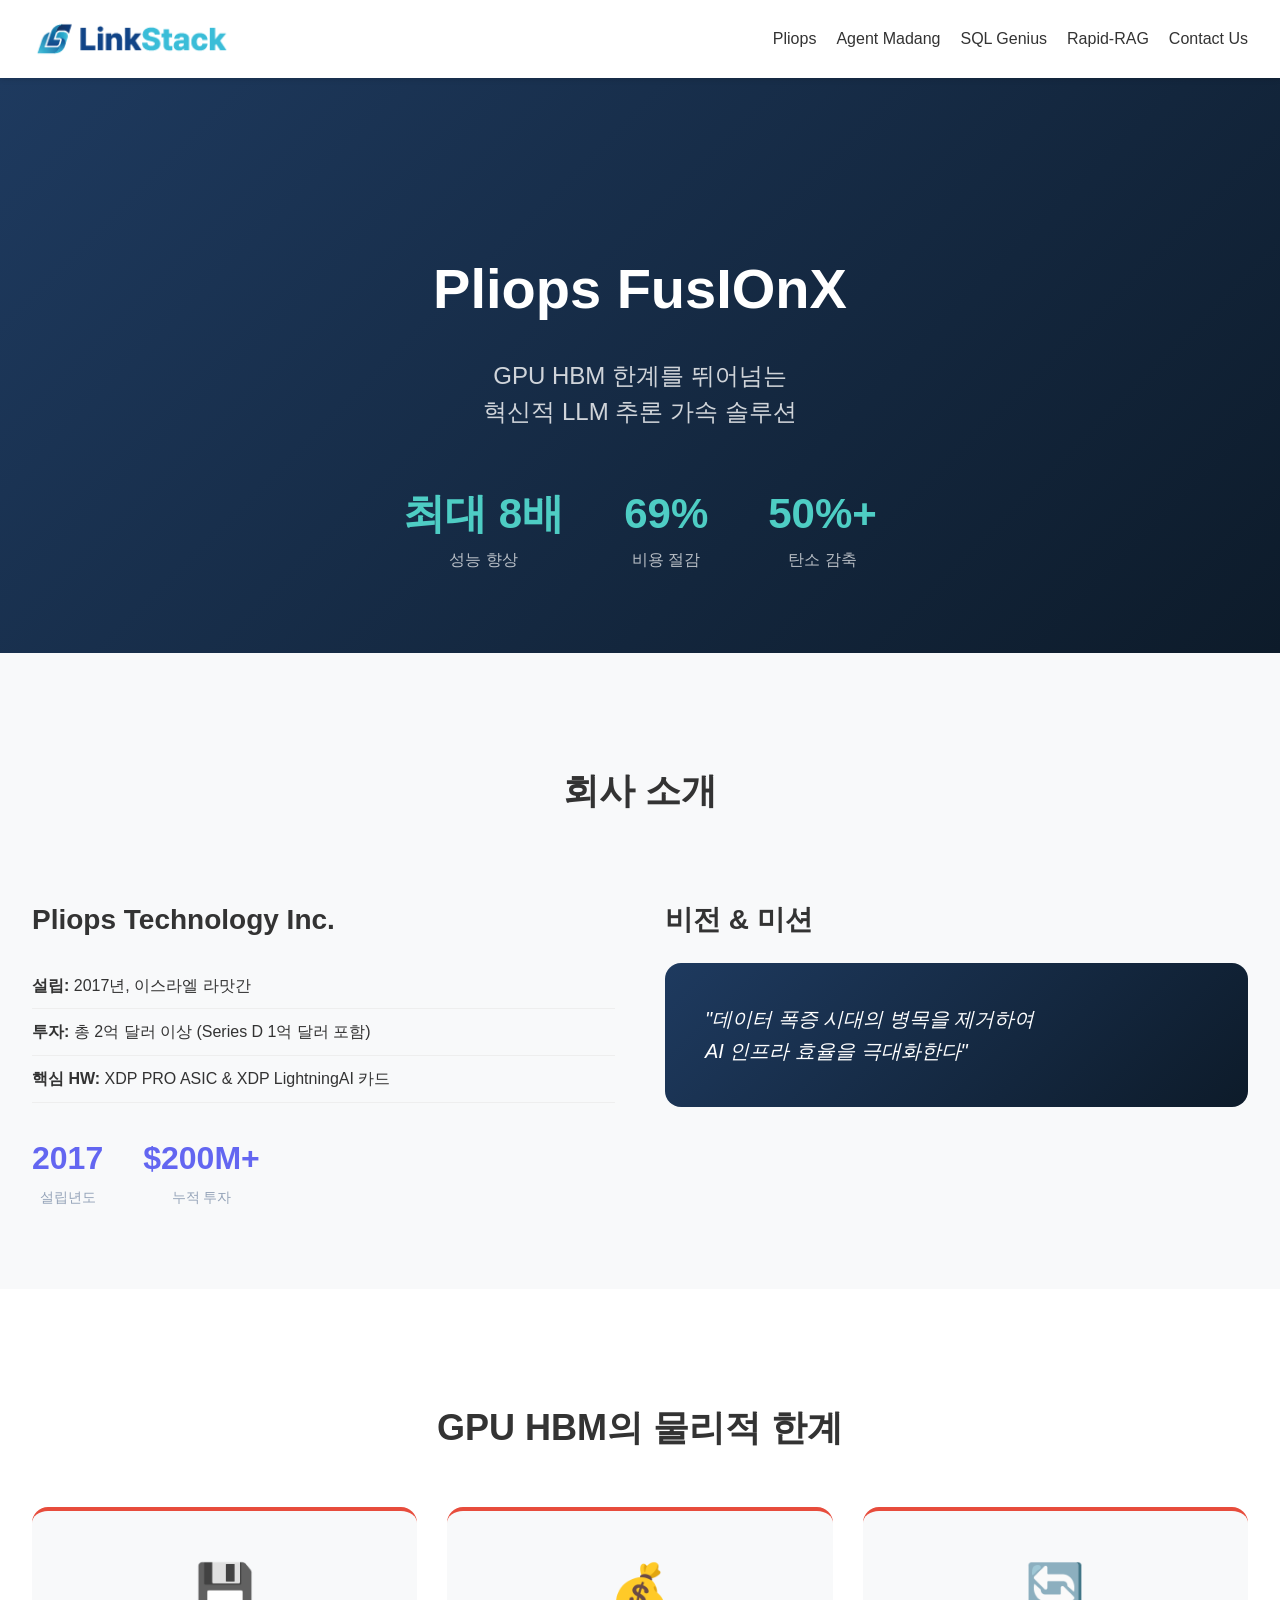
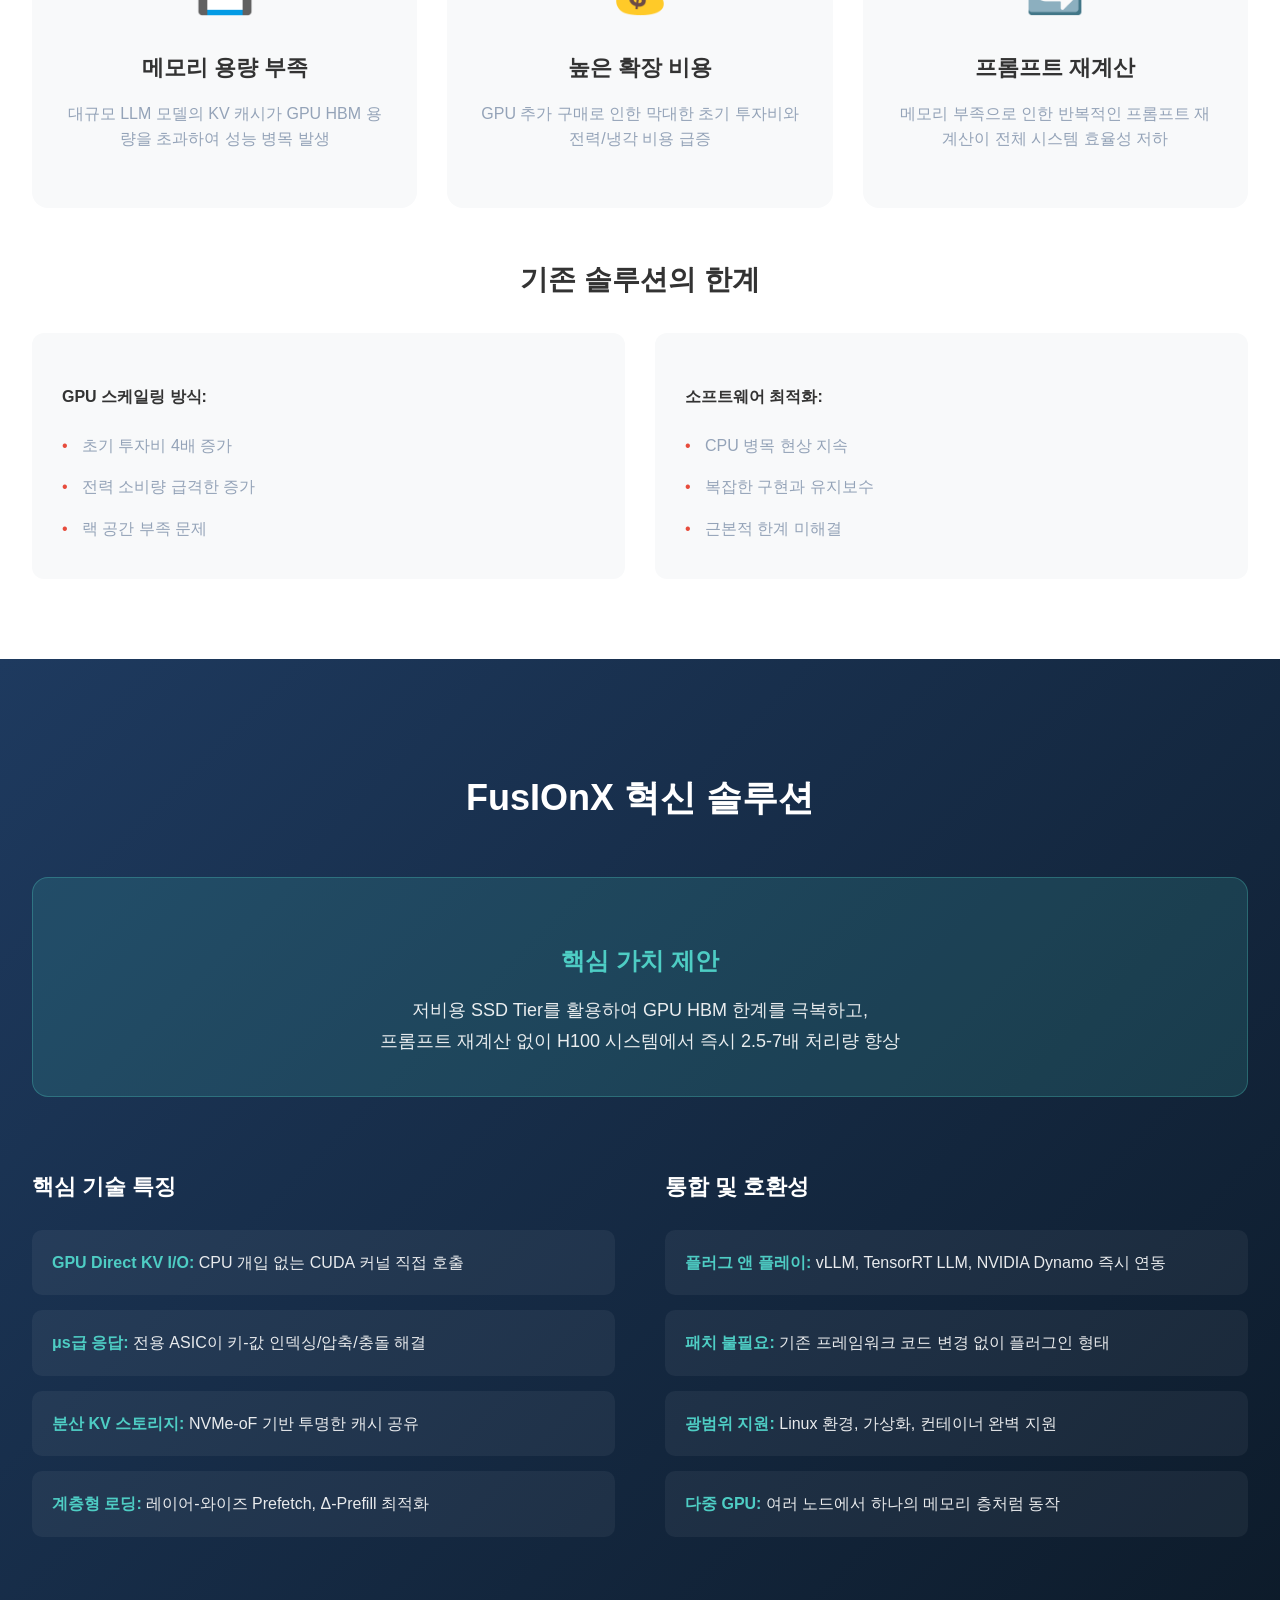
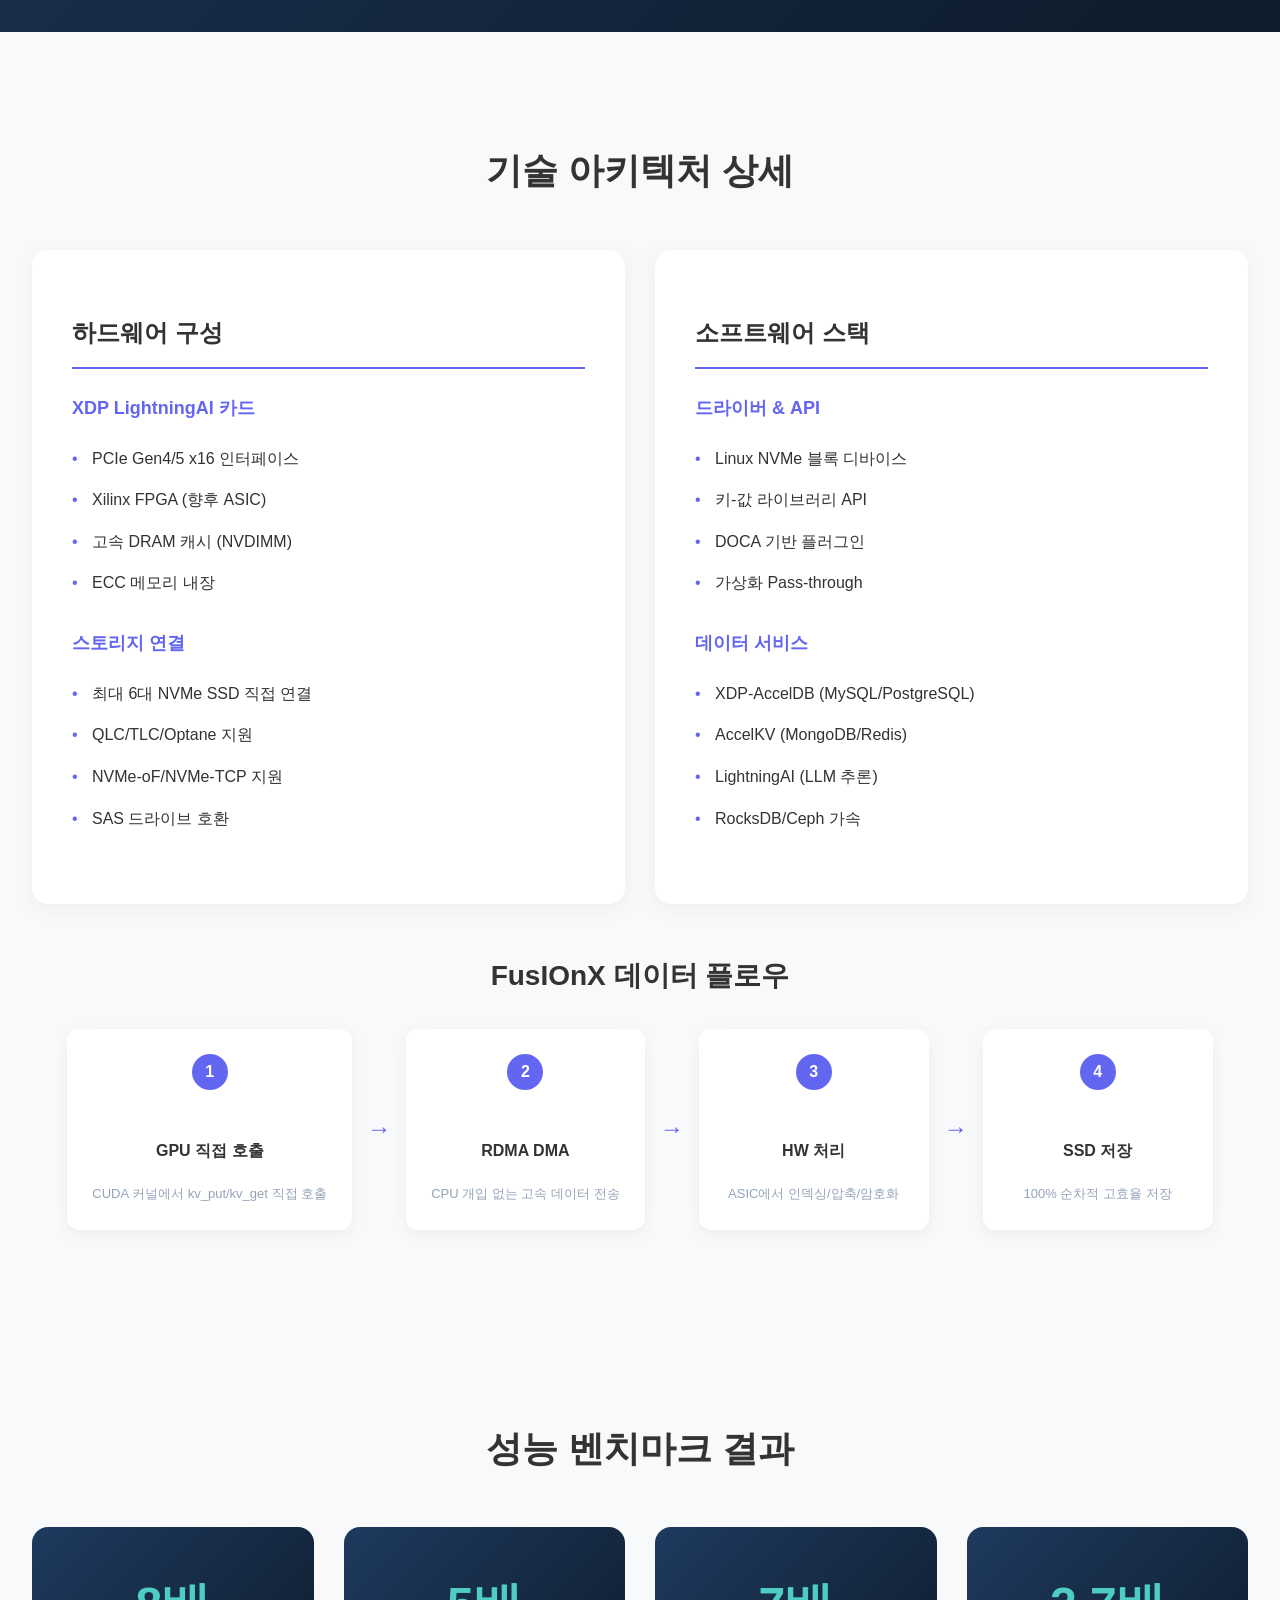
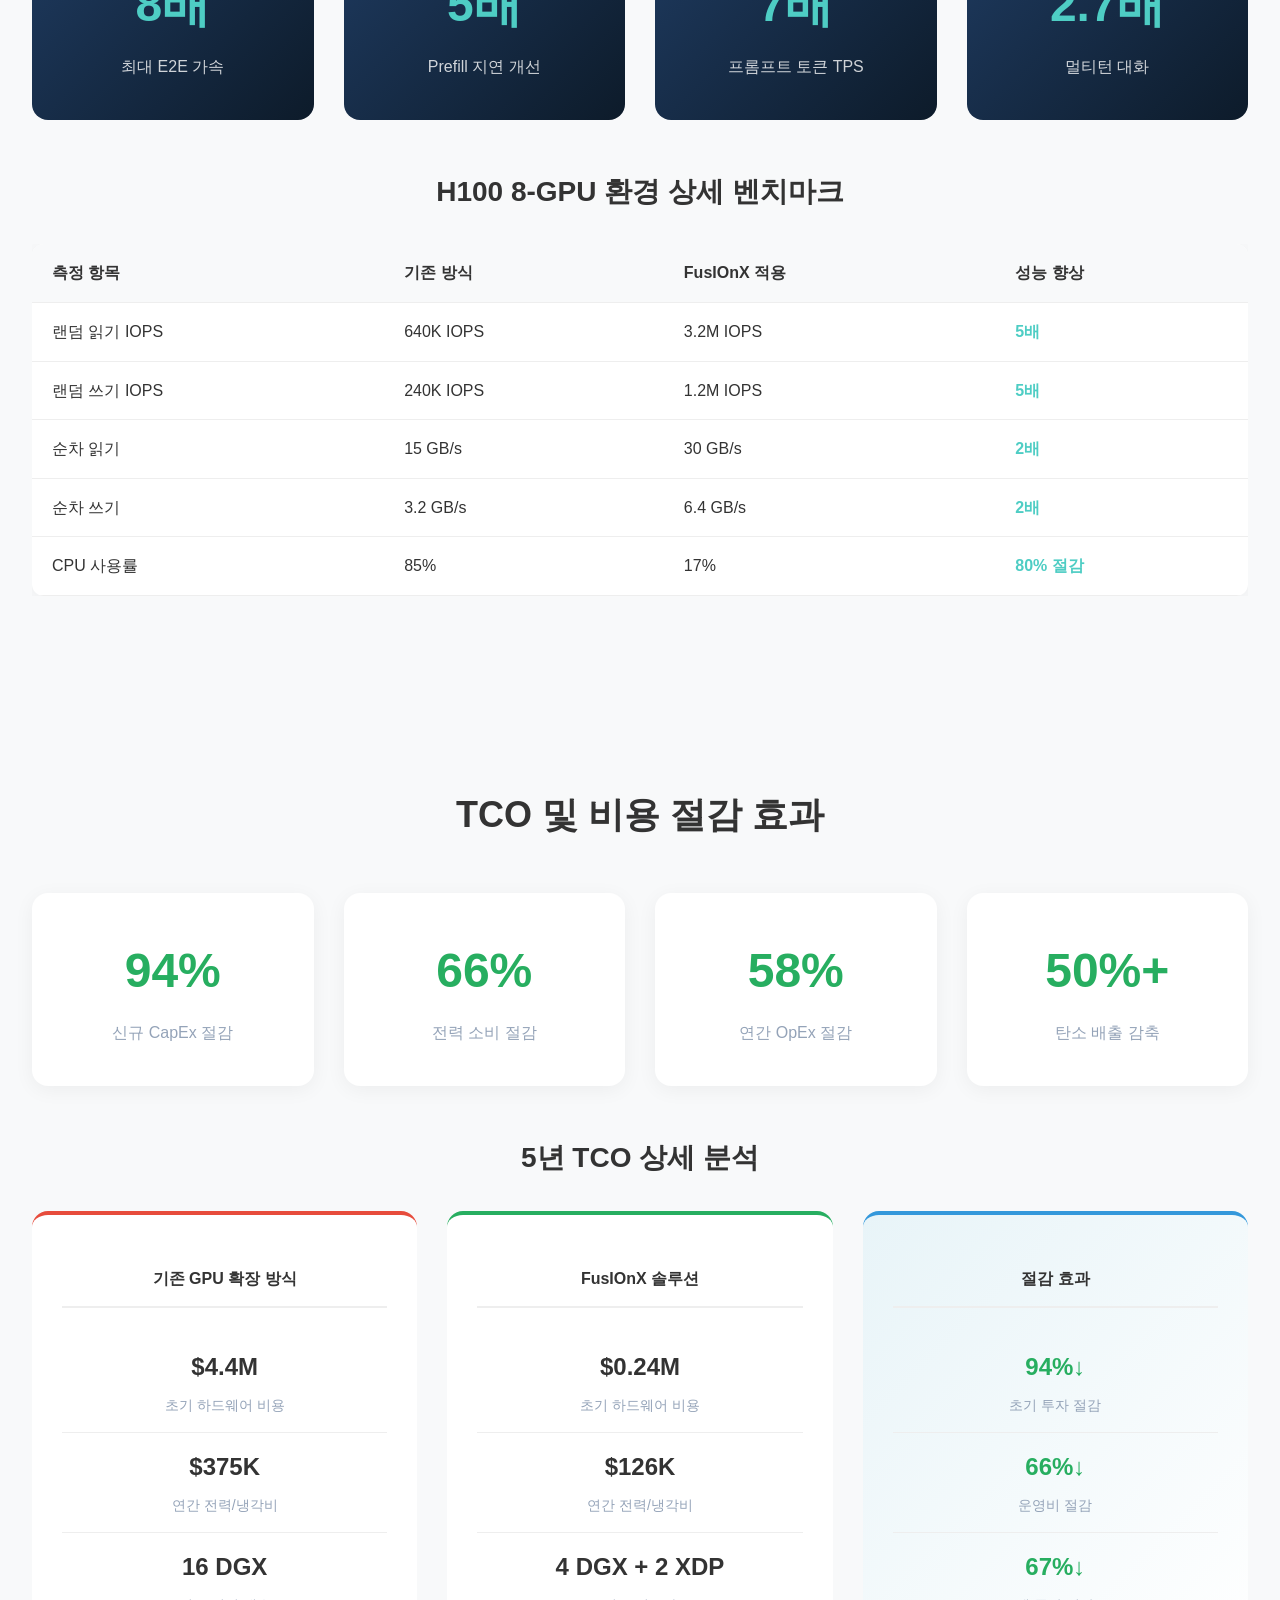
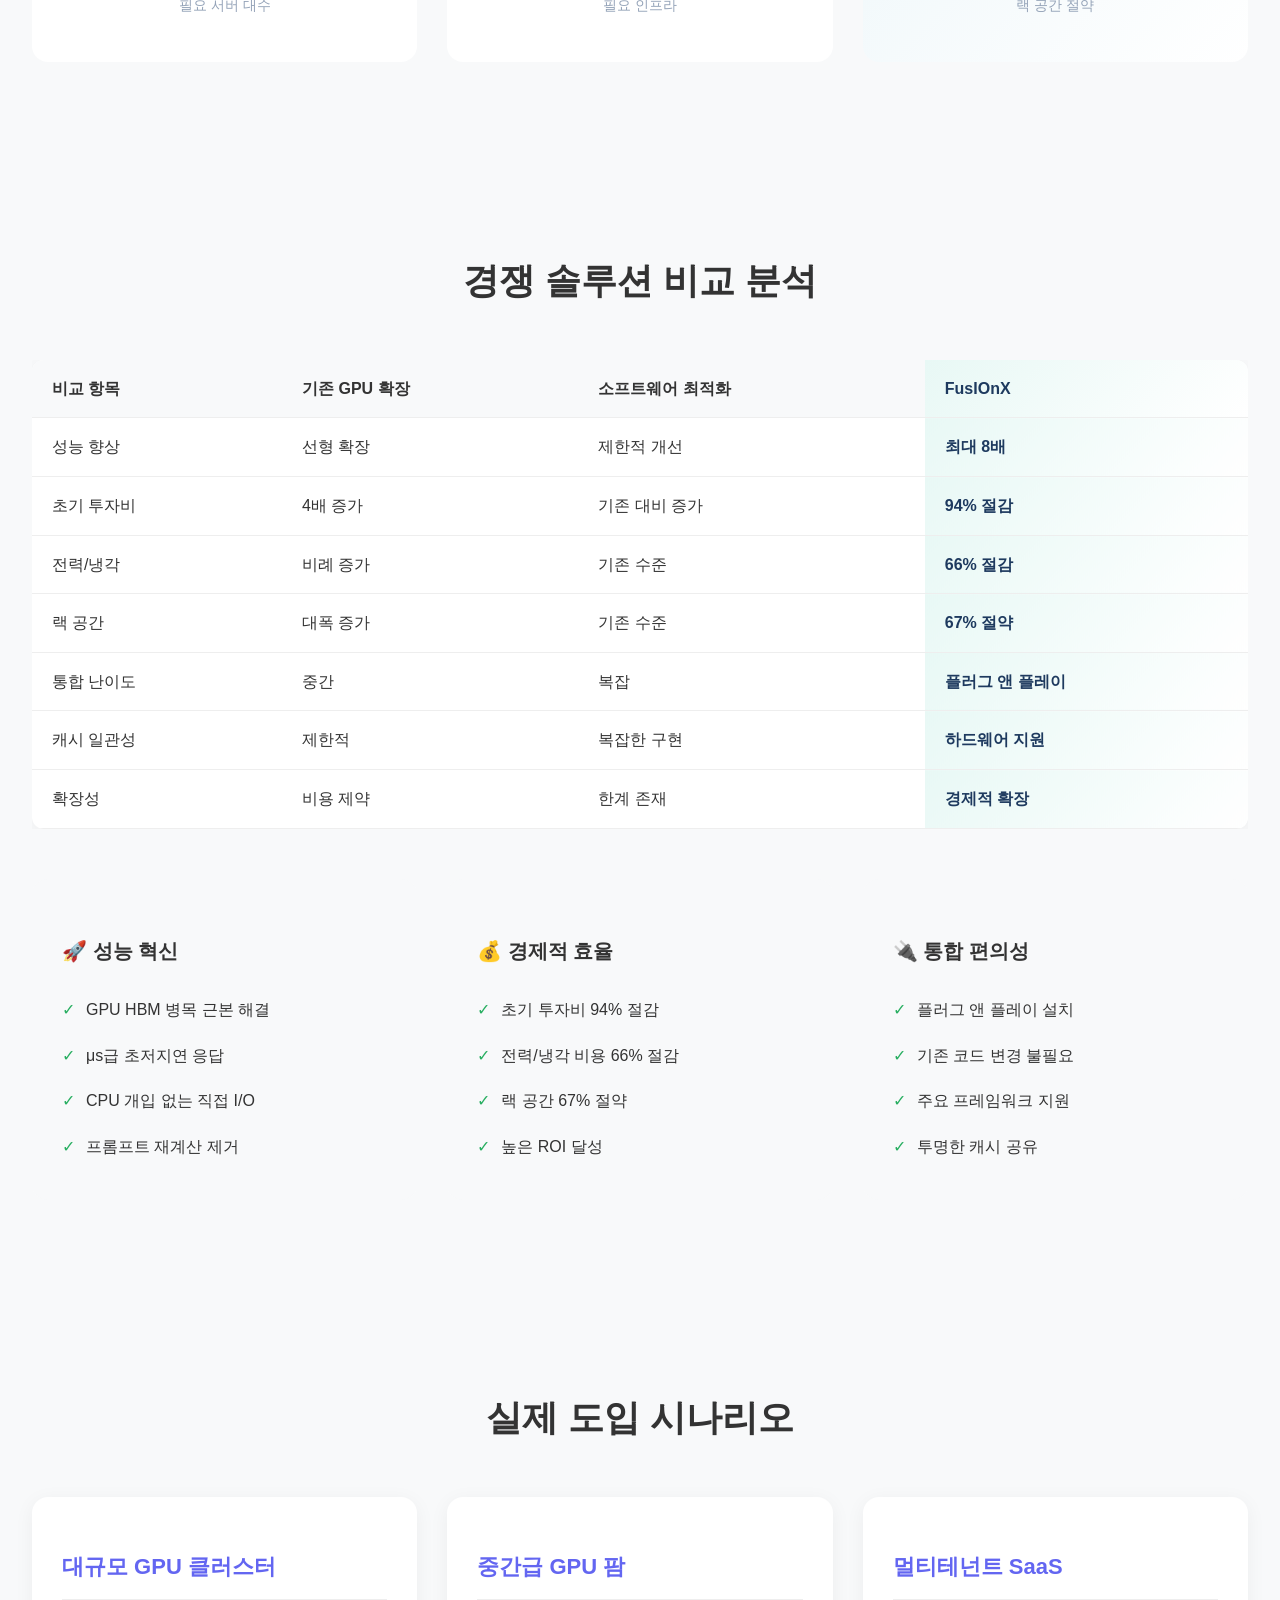
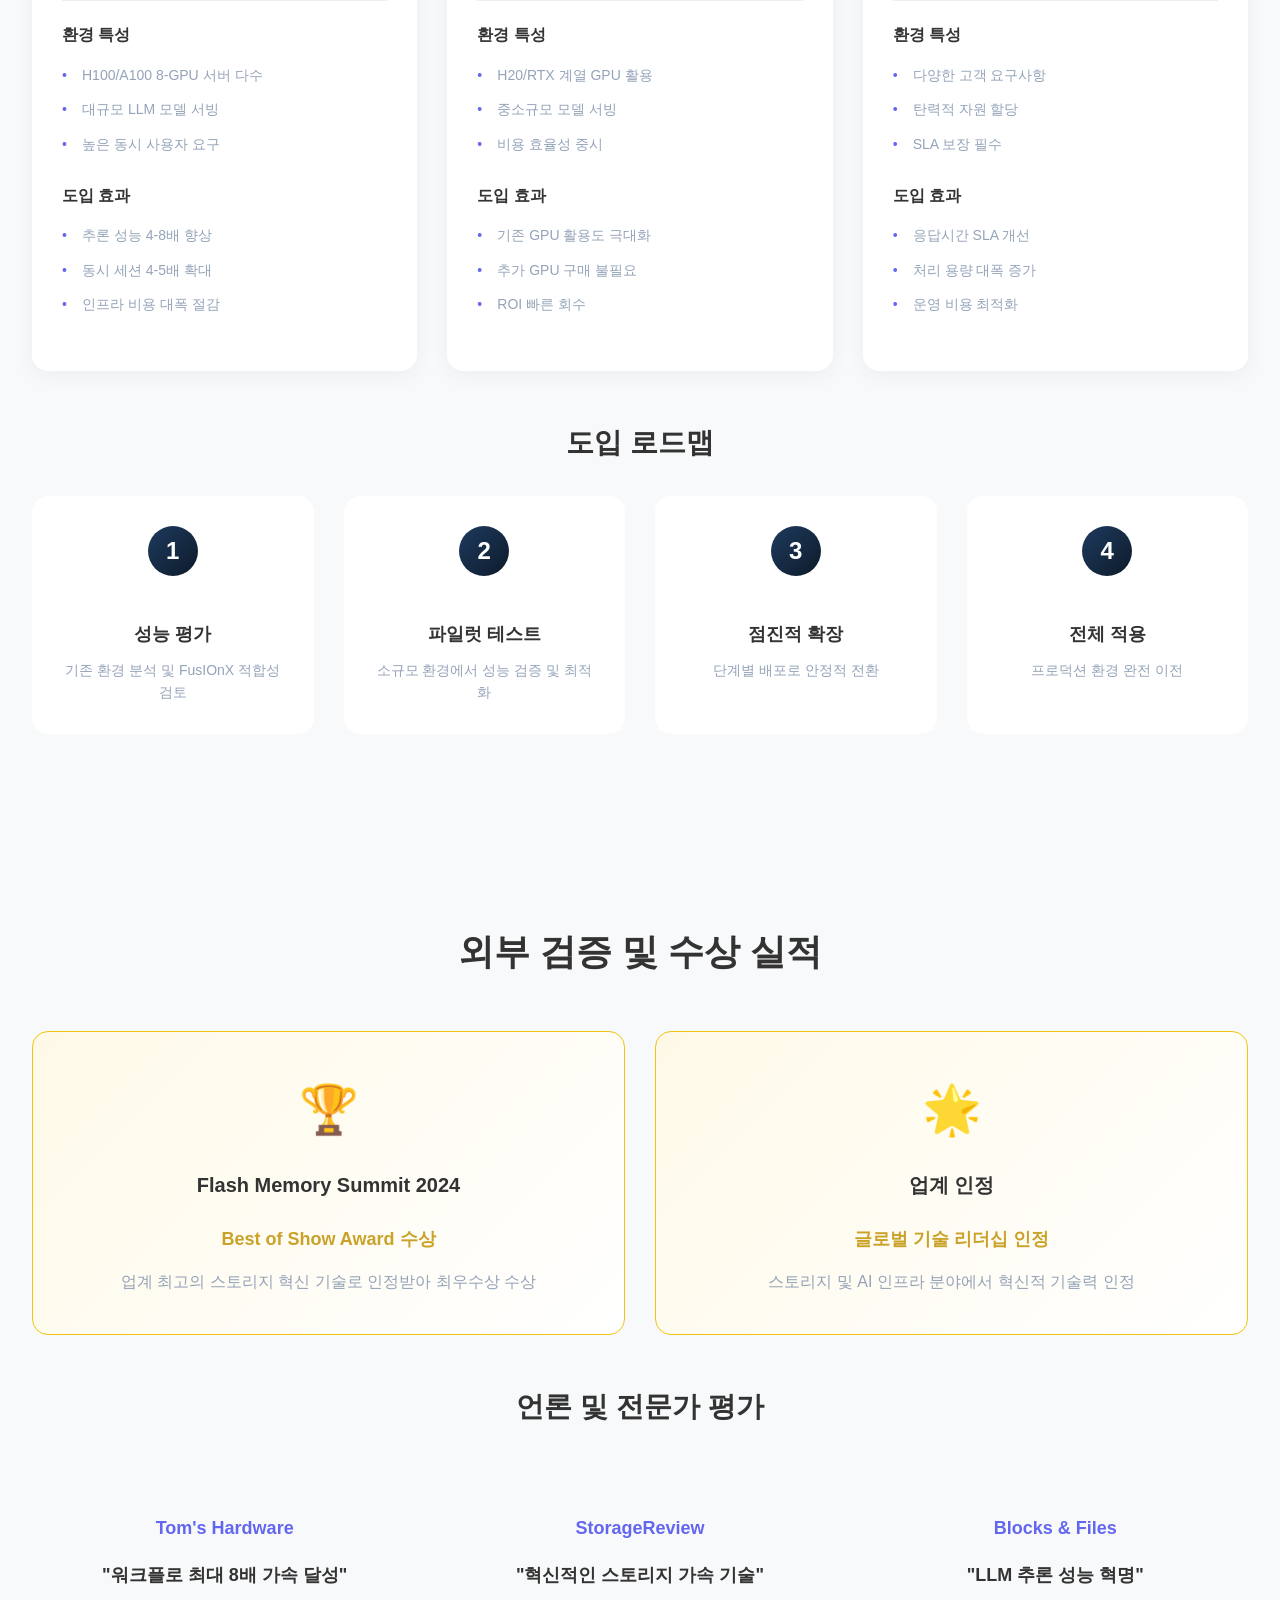
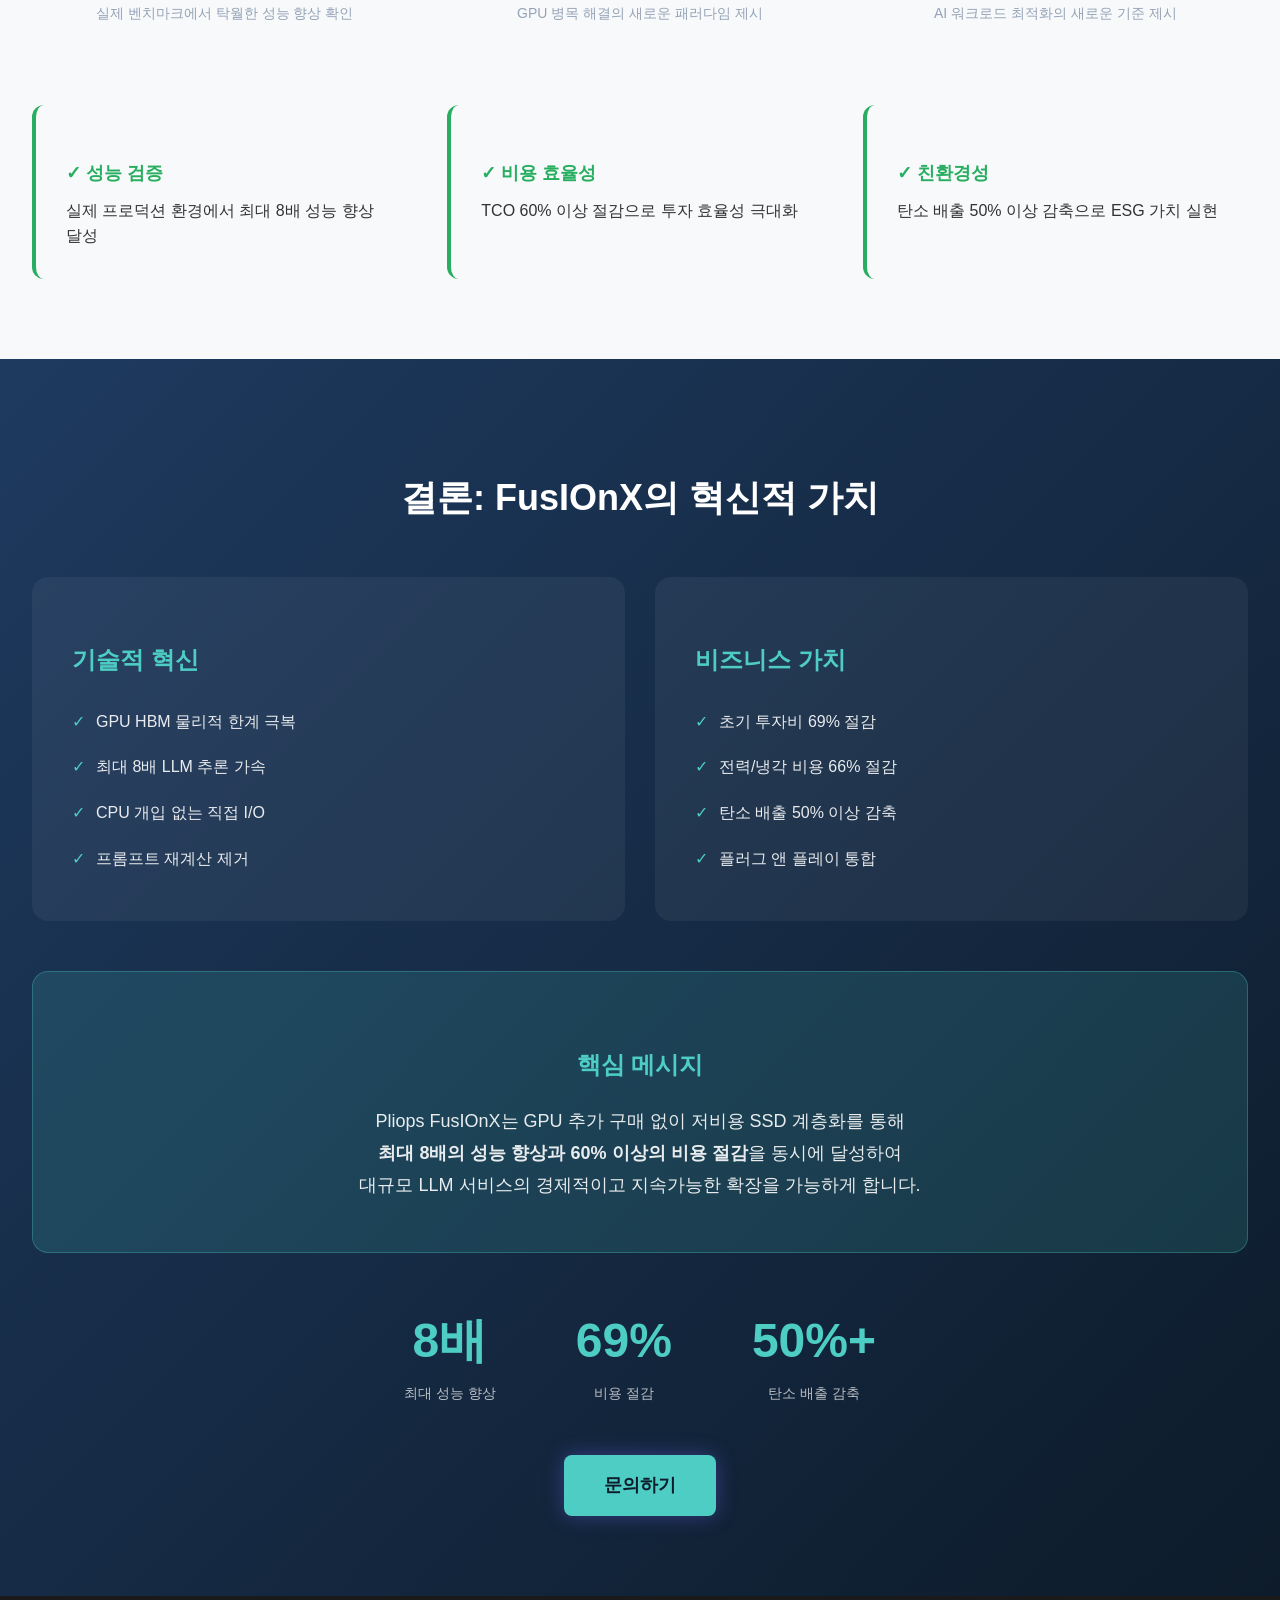
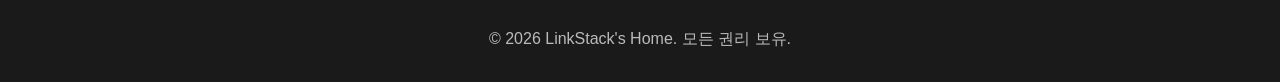
<file: products/lightning-ai/index.html>
<!DOCTYPE html>
<html lang="ko-KR">
<head>
  <meta charset="UTF-8">
  <meta name="viewport" content="width=device-width, initial-scale=1">
  <title>Pliops FusIOnX - LinkStack's Home</title>
  <meta name="robots" content="max-image-preview:large">
  <link rel="stylesheet" href="/assets/style.css">
  <link rel="stylesheet" href="/assets/rapid-rag.css">
  <script defer src="/assets/rapid-rag.js"></script>
</head>
<body class="page static-site">
  <header>
    <div class="container">
      <div class="logo">
        <a href="/">
          <img src="/assets/LinkStack_Logo_Cropped.png" alt="LinkStack Logo" class="logo-image">
        </a>
      </div>
      <nav>
        <ul class="menu">
<li class="menu-item"><a href="/products/lightning-ai/">Pliops</a></li>
<li class="menu-item"><a href="/products/agent-madang/">Agent Madang</a></li>
<li class="menu-item"><a href="/products/sql-genius/">SQL Genius</a></li>
<li class="menu-item"><a href="/products/rapid-rag/">Rapid-RAG</a></li>
<li class="menu-item"><a href="/contact-us/">Contact Us</a></li>
        </ul>
      </nav>
    </div>
  </header>
<div class="pliops-fusionx-page">
    <!-- Hero Section -->
    <section class="pf-hero">
        <div class="container">
            <h1>Pliops FusIOnX</h1>
            <p class="hero-tagline">GPU HBM 한계를 뛰어넘는<br>혁신적 LLM 추론 가속 솔루션</p>
            <div class="hero-stats">
                <div class="hero-stat">
                    <span class="stat-value">최대 8배</span>
                    <span class="stat-label">성능 향상</span>
                </div>
                <div class="hero-stat">
                    <span class="stat-value">69%</span>
                    <span class="stat-label">비용 절감</span>
                </div>
                <div class="hero-stat">
                    <span class="stat-value">50%+</span>
                    <span class="stat-label">탄소 감축</span>
                </div>
            </div>
        </div>
    </section>

    <!-- Company Introduction -->
    <section class="pf-company">
        <div class="container">
            <h2>회사 소개</h2>
            <div class="company-grid">
                <div class="company-info">
                    <h3>Pliops Technology Inc.</h3>
                    <ul class="company-details">
                        <li><strong>설립:</strong> 2017년, 이스라엘 라맛간</li>
                        <li><strong>투자:</strong> 총 2억 달러 이상 (Series D 1억 달러 포함)</li>
                        <li><strong>핵심 HW:</strong> XDP PRO ASIC & XDP LightningAI 카드</li>
                    </ul>
                    <div class="company-stats">
                        <div class="cs-item">
                            <span class="cs-value">2017</span>
                            <span class="cs-label">설립년도</span>
                        </div>
                        <div class="cs-item">
                            <span class="cs-value">$200M+</span>
                            <span class="cs-label">누적 투자</span>
                        </div>
                    </div>
                </div>
                <div class="company-vision">
                    <h3>비전 & 미션</h3>
                    <blockquote>
                        "데이터 폭증 시대의 병목을 제거하여<br>AI 인프라 효율을 극대화한다"
                    </blockquote>
                </div>
            </div>
        </div>
    </section>

    <!-- Problem Section -->
    <section class="pf-problem">
        <div class="container">
            <h2>GPU HBM의 물리적 한계</h2>
            <div class="problem-grid">
                <div class="problem-card">
                    <div class="problem-icon">💾</div>
                    <h3>메모리 용량 부족</h3>
                    <p>대규모 LLM 모델의 KV 캐시가 GPU HBM 용량을 초과하여 성능 병목 발생</p>
                </div>
                <div class="problem-card">
                    <div class="problem-icon">💰</div>
                    <h3>높은 확장 비용</h3>
                    <p>GPU 추가 구매로 인한 막대한 초기 투자비와 전력/냉각 비용 급증</p>
                </div>
                <div class="problem-card">
                    <div class="problem-icon">🔄</div>
                    <h3>프롬프트 재계산</h3>
                    <p>메모리 부족으로 인한 반복적인 프롬프트 재계산이 전체 시스템 효율성 저하</p>
                </div>
            </div>
            
            <h3 class="subsection-title">기존 솔루션의 한계</h3>
            <div class="limitations-grid">
                <div class="limitation-card">
                    <h4>GPU 스케일링 방식:</h4>
                    <ul>
                        <li>초기 투자비 4배 증가</li>
                        <li>전력 소비량 급격한 증가</li>
                        <li>랙 공간 부족 문제</li>
                    </ul>
                </div>
                <div class="limitation-card">
                    <h4>소프트웨어 최적화:</h4>
                    <ul>
                        <li>CPU 병목 현상 지속</li>
                        <li>복잡한 구현과 유지보수</li>
                        <li>근본적 한계 미해결</li>
                    </ul>
                </div>
            </div>
        </div>
    </section>

    <!-- Solution Section -->
    <section class="pf-solution">
        <div class="container">
            <h2>FusIOnX 혁신 솔루션</h2>
            
            <div class="solution-highlight">
                <h3>핵심 가치 제안</h3>
                <p>저비용 SSD Tier를 활용하여 GPU HBM 한계를 극복하고,<br>프롬프트 재계산 없이 H100 시스템에서 즉시 2.5-7배 처리량 향상</p>
            </div>
            
            <div class="solution-features">
                <div class="feature-column">
                    <h3>핵심 기술 특징</h3>
                    <div class="feature-item">
                        <strong>GPU Direct KV I/O:</strong> CPU 개입 없는 CUDA 커널 직접 호출
                    </div>
                    <div class="feature-item">
                        <strong>μs급 응답:</strong> 전용 ASIC이 키-값 인덱싱/압축/충돌 해결
                    </div>
                    <div class="feature-item">
                        <strong>분산 KV 스토리지:</strong> NVMe-oF 기반 투명한 캐시 공유
                    </div>
                    <div class="feature-item">
                        <strong>계층형 로딩:</strong> 레이어-와이즈 Prefetch, Δ-Prefill 최적화
                    </div>
                </div>
                <div class="feature-column">
                    <h3>통합 및 호환성</h3>
                    <div class="feature-item">
                        <strong>플러그 앤 플레이:</strong> vLLM, TensorRT LLM, NVIDIA Dynamo 즉시 연동
                    </div>
                    <div class="feature-item">
                        <strong>패치 불필요:</strong> 기존 프레임워크 코드 변경 없이 플러그인 형태
                    </div>
                    <div class="feature-item">
                        <strong>광범위 지원:</strong> Linux 환경, 가상화, 컨테이너 완벽 지원
                    </div>
                    <div class="feature-item">
                        <strong>다중 GPU:</strong> 여러 노드에서 하나의 메모리 층처럼 동작
                    </div>
                </div>
            </div>
        </div>
    </section>

    <!-- Architecture Section -->
    <section class="pf-architecture">
        <div class="container">
            <h2>기술 아키텍처 상세</h2>
            
            <div class="arch-grid">
                <div class="arch-card">
                    <h3>하드웨어 구성</h3>
                    <div class="arch-subsection">
                        <h4>XDP LightningAI 카드</h4>
                        <ul>
                            <li>PCIe Gen4/5 x16 인터페이스</li>
                            <li>Xilinx FPGA (향후 ASIC)</li>
                            <li>고속 DRAM 캐시 (NVDIMM)</li>
                            <li>ECC 메모리 내장</li>
                        </ul>
                    </div>
                    <div class="arch-subsection">
                        <h4>스토리지 연결</h4>
                        <ul>
                            <li>최대 6대 NVMe SSD 직접 연결</li>
                            <li>QLC/TLC/Optane 지원</li>
                            <li>NVMe-oF/NVMe-TCP 지원</li>
                            <li>SAS 드라이브 호환</li>
                        </ul>
                    </div>
                </div>
                <div class="arch-card">
                    <h3>소프트웨어 스택</h3>
                    <div class="arch-subsection">
                        <h4>드라이버 & API</h4>
                        <ul>
                            <li>Linux NVMe 블록 디바이스</li>
                            <li>키-값 라이브러리 API</li>
                            <li>DOCA 기반 플러그인</li>
                            <li>가상화 Pass-through</li>
                        </ul>
                    </div>
                    <div class="arch-subsection">
                        <h4>데이터 서비스</h4>
                        <ul>
                            <li>XDP-AccelDB (MySQL/PostgreSQL)</li>
                            <li>AccelKV (MongoDB/Redis)</li>
                            <li>LightningAI (LLM 추론)</li>
                            <li>RocksDB/Ceph 가속</li>
                        </ul>
                    </div>
                </div>
            </div>
            
            <h3 class="subsection-title">FusIOnX 데이터 플로우</h3>
            <div class="dataflow">
                <div class="flow-step">
                    <span class="flow-num">1</span>
                    <h4>GPU 직접 호출</h4>
                    <p>CUDA 커널에서 kv_put/kv_get 직접 호출</p>
                </div>
                <div class="flow-arrow">→</div>
                <div class="flow-step">
                    <span class="flow-num">2</span>
                    <h4>RDMA DMA</h4>
                    <p>CPU 개입 없는 고속 데이터 전송</p>
                </div>
                <div class="flow-arrow">→</div>
                <div class="flow-step">
                    <span class="flow-num">3</span>
                    <h4>HW 처리</h4>
                    <p>ASIC에서 인덱싱/압축/암호화</p>
                </div>
                <div class="flow-arrow">→</div>
                <div class="flow-step">
                    <span class="flow-num">4</span>
                    <h4>SSD 저장</h4>
                    <p>100% 순차적 고효율 저장</p>
                </div>
            </div>
        </div>
    </section>

    <!-- Benchmark Section -->
    <section class="pf-benchmark">
        <div class="container">
            <h2>성능 벤치마크 결과</h2>
            
            <div class="benchmark-highlights">
                <div class="bm-card">
                    <span class="bm-value">8배</span>
                    <span class="bm-label">최대 E2E 가속</span>
                </div>
                <div class="bm-card">
                    <span class="bm-value">5배</span>
                    <span class="bm-label">Prefill 지연 개선</span>
                </div>
                <div class="bm-card">
                    <span class="bm-value">7배</span>
                    <span class="bm-label">프롬프트 토큰 TPS</span>
                </div>
                <div class="bm-card">
                    <span class="bm-value">2.7배</span>
                    <span class="bm-label">멀티턴 대화</span>
                </div>
            </div>
            
            <h3 class="subsection-title">H100 8-GPU 환경 상세 벤치마크</h3>
            <div class="benchmark-table">
                <table>
                    <thead>
                        <tr>
                            <th>측정 항목</th>
                            <th>기존 방식</th>
                            <th>FusIOnX 적용</th>
                            <th>성능 향상</th>
                        </tr>
                    </thead>
                    <tbody>
                        <tr>
                            <td>랜덤 읽기 IOPS</td>
                            <td>640K IOPS</td>
                            <td>3.2M IOPS</td>
                            <td class="highlight">5배</td>
                        </tr>
                        <tr>
                            <td>랜덤 쓰기 IOPS</td>
                            <td>240K IOPS</td>
                            <td>1.2M IOPS</td>
                            <td class="highlight">5배</td>
                        </tr>
                        <tr>
                            <td>순차 읽기</td>
                            <td>15 GB/s</td>
                            <td>30 GB/s</td>
                            <td class="highlight">2배</td>
                        </tr>
                        <tr>
                            <td>순차 쓰기</td>
                            <td>3.2 GB/s</td>
                            <td>6.4 GB/s</td>
                            <td class="highlight">2배</td>
                        </tr>
                        <tr>
                            <td>CPU 사용률</td>
                            <td>85%</td>
                            <td>17%</td>
                            <td class="highlight">80% 절감</td>
                        </tr>
                    </tbody>
                </table>
            </div>
        </div>
    </section>

    <!-- TCO Section -->
    <section class="pf-tco">
        <div class="container">
            <h2>TCO 및 비용 절감 효과</h2>
            
            <div class="tco-highlights">
                <div class="tco-card">
                    <span class="tco-value">94%</span>
                    <span class="tco-label">신규 CapEx 절감</span>
                </div>
                <div class="tco-card">
                    <span class="tco-value">66%</span>
                    <span class="tco-label">전력 소비 절감</span>
                </div>
                <div class="tco-card">
                    <span class="tco-value">58%</span>
                    <span class="tco-label">연간 OpEx 절감</span>
                </div>
                <div class="tco-card">
                    <span class="tco-value">50%+</span>
                    <span class="tco-label">탄소 배출 감축</span>
                </div>
            </div>
            
            <h3 class="subsection-title">5년 TCO 상세 분석</h3>
            <div class="tco-comparison">
                <div class="tco-column old">
                    <h4>기존 GPU 확장 방식</h4>
                    <div class="tco-item">
                        <span class="tco-item-value">$4.4M</span>
                        <span class="tco-item-label">초기 하드웨어 비용</span>
                    </div>
                    <div class="tco-item">
                        <span class="tco-item-value">$375K</span>
                        <span class="tco-item-label">연간 전력/냉각비</span>
                    </div>
                    <div class="tco-item">
                        <span class="tco-item-value">16 DGX</span>
                        <span class="tco-item-label">필요 서버 대수</span>
                    </div>
                </div>
                <div class="tco-column new">
                    <h4>FusIOnX 솔루션</h4>
                    <div class="tco-item">
                        <span class="tco-item-value">$0.24M</span>
                        <span class="tco-item-label">초기 하드웨어 비용</span>
                    </div>
                    <div class="tco-item">
                        <span class="tco-item-value">$126K</span>
                        <span class="tco-item-label">연간 전력/냉각비</span>
                    </div>
                    <div class="tco-item">
                        <span class="tco-item-value">4 DGX + 2 XDP</span>
                        <span class="tco-item-label">필요 인프라</span>
                    </div>
                </div>
                <div class="tco-column savings">
                    <h4>절감 효과</h4>
                    <div class="tco-item">
                        <span class="tco-item-value">94%↓</span>
                        <span class="tco-item-label">초기 투자 절감</span>
                    </div>
                    <div class="tco-item">
                        <span class="tco-item-value">66%↓</span>
                        <span class="tco-item-label">운영비 절감</span>
                    </div>
                    <div class="tco-item">
                        <span class="tco-item-value">67%↓</span>
                        <span class="tco-item-label">랙 공간 절약</span>
                    </div>
                </div>
            </div>
        </div>
    </section>

    <!-- Comparison Section -->
    <section class="pf-comparison">
        <div class="container">
            <h2>경쟁 솔루션 비교 분석</h2>
            
            <div class="comparison-table">
                <table>
                    <thead>
                        <tr>
                            <th>비교 항목</th>
                            <th>기존 GPU 확장</th>
                            <th>소프트웨어 최적화</th>
                            <th class="highlight-col">FusIOnX</th>
                        </tr>
                    </thead>
                    <tbody>
                        <tr>
                            <td>성능 향상</td>
                            <td>선형 확장</td>
                            <td>제한적 개선</td>
                            <td class="highlight-col">최대 8배</td>
                        </tr>
                        <tr>
                            <td>초기 투자비</td>
                            <td>4배 증가</td>
                            <td>기존 대비 증가</td>
                            <td class="highlight-col">94% 절감</td>
                        </tr>
                        <tr>
                            <td>전력/냉각</td>
                            <td>비례 증가</td>
                            <td>기존 수준</td>
                            <td class="highlight-col">66% 절감</td>
                        </tr>
                        <tr>
                            <td>랙 공간</td>
                            <td>대폭 증가</td>
                            <td>기존 수준</td>
                            <td class="highlight-col">67% 절약</td>
                        </tr>
                        <tr>
                            <td>통합 난이도</td>
                            <td>중간</td>
                            <td>복잡</td>
                            <td class="highlight-col">플러그 앤 플레이</td>
                        </tr>
                        <tr>
                            <td>캐시 일관성</td>
                            <td>제한적</td>
                            <td>복잡한 구현</td>
                            <td class="highlight-col">하드웨어 지원</td>
                        </tr>
                        <tr>
                            <td>확장성</td>
                            <td>비용 제약</td>
                            <td>한계 존재</td>
                            <td class="highlight-col">경제적 확장</td>
                        </tr>
                    </tbody>
                </table>
            </div>
            
            <div class="advantage-grid">
                <div class="advantage-card">
                    <h4>🚀 성능 혁신</h4>
                    <ul>
                        <li>GPU HBM 병목 근본 해결</li>
                        <li>μs급 초저지연 응답</li>
                        <li>CPU 개입 없는 직접 I/O</li>
                        <li>프롬프트 재계산 제거</li>
                    </ul>
                </div>
                <div class="advantage-card">
                    <h4>💰 경제적 효율</h4>
                    <ul>
                        <li>초기 투자비 94% 절감</li>
                        <li>전력/냉각 비용 66% 절감</li>
                        <li>랙 공간 67% 절약</li>
                        <li>높은 ROI 달성</li>
                    </ul>
                </div>
                <div class="advantage-card">
                    <h4>🔌 통합 편의성</h4>
                    <ul>
                        <li>플러그 앤 플레이 설치</li>
                        <li>기존 코드 변경 불필요</li>
                        <li>주요 프레임워크 지원</li>
                        <li>투명한 캐시 공유</li>
                    </ul>
                </div>
            </div>
        </div>
    </section>

    <!-- Use Cases Section -->
    <section class="pf-usecases">
        <div class="container">
            <h2>실제 도입 시나리오</h2>
            
            <div class="usecase-grid">
                <div class="usecase-card">
                    <h3>대규모 GPU 클러스터</h3>
                    <div class="usecase-section">
                        <h4>환경 특성</h4>
                        <ul>
                            <li>H100/A100 8-GPU 서버 다수</li>
                            <li>대규모 LLM 모델 서빙</li>
                            <li>높은 동시 사용자 요구</li>
                        </ul>
                    </div>
                    <div class="usecase-section">
                        <h4>도입 효과</h4>
                        <ul>
                            <li>추론 성능 4-8배 향상</li>
                            <li>동시 세션 4-5배 확대</li>
                            <li>인프라 비용 대폭 절감</li>
                        </ul>
                    </div>
                </div>
                
                <div class="usecase-card">
                    <h3>중간급 GPU 팜</h3>
                    <div class="usecase-section">
                        <h4>환경 특성</h4>
                        <ul>
                            <li>H20/RTX 계열 GPU 활용</li>
                            <li>중소규모 모델 서빙</li>
                            <li>비용 효율성 중시</li>
                        </ul>
                    </div>
                    <div class="usecase-section">
                        <h4>도입 효과</h4>
                        <ul>
                            <li>기존 GPU 활용도 극대화</li>
                            <li>추가 GPU 구매 불필요</li>
                            <li>ROI 빠른 회수</li>
                        </ul>
                    </div>
                </div>
                
                <div class="usecase-card">
                    <h3>멀티테넌트 SaaS</h3>
                    <div class="usecase-section">
                        <h4>환경 특성</h4>
                        <ul>
                            <li>다양한 고객 요구사항</li>
                            <li>탄력적 자원 할당</li>
                            <li>SLA 보장 필수</li>
                        </ul>
                    </div>
                    <div class="usecase-section">
                        <h4>도입 효과</h4>
                        <ul>
                            <li>응답시간 SLA 개선</li>
                            <li>처리 용량 대폭 증가</li>
                            <li>운영 비용 최적화</li>
                        </ul>
                    </div>
                </div>
            </div>
            
            <h3 class="subsection-title">도입 로드맵</h3>
            <div class="roadmap-timeline">
                <div class="roadmap-step">
                    <span class="roadmap-num">1</span>
                    <h4>성능 평가</h4>
                    <p>기존 환경 분석 및 FusIOnX 적합성 검토</p>
                </div>
                <div class="roadmap-step">
                    <span class="roadmap-num">2</span>
                    <h4>파일럿 테스트</h4>
                    <p>소규모 환경에서 성능 검증 및 최적화</p>
                </div>
                <div class="roadmap-step">
                    <span class="roadmap-num">3</span>
                    <h4>점진적 확장</h4>
                    <p>단계별 배포로 안정적 전환</p>
                </div>
                <div class="roadmap-step">
                    <span class="roadmap-num">4</span>
                    <h4>전체 적용</h4>
                    <p>프로덕션 환경 완전 이전</p>
                </div>
            </div>
        </div>
    </section>

    <!-- Validation Section -->
    <section class="pf-validation">
        <div class="container">
            <h2>외부 검증 및 수상 실적</h2>
            
            <div class="awards-grid">
                <div class="award-card">
                    <div class="award-badge">🏆</div>
                    <h3>Flash Memory Summit 2024</h3>
                    <h4>Best of Show Award 수상</h4>
                    <p>업계 최고의 스토리지 혁신 기술로 인정받아 최우수상 수상</p>
                </div>
                <div class="award-card">
                    <div class="award-badge">🌟</div>
                    <h3>업계 인정</h3>
                    <h4>글로벌 기술 리더십 인정</h4>
                    <p>스토리지 및 AI 인프라 분야에서 혁신적 기술력 인정</p>
                </div>
            </div>
            
            <h3 class="subsection-title">언론 및 전문가 평가</h3>
            <div class="press-grid">
                <div class="press-card">
                    <h4>Tom's Hardware</h4>
                    <p>"워크플로 최대 8배 가속 달성"</p>
                    <span class="press-note">실제 벤치마크에서 탁월한 성능 향상 확인</span>
                </div>
                <div class="press-card">
                    <h4>StorageReview</h4>
                    <p>"혁신적인 스토리지 가속 기술"</p>
                    <span class="press-note">GPU 병목 해결의 새로운 패러다임 제시</span>
                </div>
                <div class="press-card">
                    <h4>Blocks & Files</h4>
                    <p>"LLM 추론 성능 혁명"</p>
                    <span class="press-note">AI 워크로드 최적화의 새로운 기준 제시</span>
                </div>
            </div>
            
            <div class="verified-results">
                <div class="verified-item">
                    <h4>✓ 성능 검증</h4>
                    <p>실제 프로덕션 환경에서 최대 8배 성능 향상 달성</p>
                </div>
                <div class="verified-item">
                    <h4>✓ 비용 효율성</h4>
                    <p>TCO 60% 이상 절감으로 투자 효율성 극대화</p>
                </div>
                <div class="verified-item">
                    <h4>✓ 친환경성</h4>
                    <p>탄소 배출 50% 이상 감축으로 ESG 가치 실현</p>
                </div>
            </div>
        </div>
    </section>

    <!-- Conclusion Section -->
    <section class="pf-conclusion">
        <div class="container">
            <h2>결론: FusIOnX의 혁신적 가치</h2>
            
            <div class="conclusion-grid">
                <div class="conclusion-card">
                    <h3>기술적 혁신</h3>
                    <ul>
                        <li>GPU HBM 물리적 한계 극복</li>
                        <li>최대 8배 LLM 추론 가속</li>
                        <li>CPU 개입 없는 직접 I/O</li>
                        <li>프롬프트 재계산 제거</li>
                    </ul>
                </div>
                <div class="conclusion-card">
                    <h3>비즈니스 가치</h3>
                    <ul>
                        <li>초기 투자비 69% 절감</li>
                        <li>전력/냉각 비용 66% 절감</li>
                        <li>탄소 배출 50% 이상 감축</li>
                        <li>플러그 앤 플레이 통합</li>
                    </ul>
                </div>
            </div>
            
            <div class="conclusion-message">
                <h3>핵심 메시지</h3>
                <p>Pliops FusIOnX는 GPU 추가 구매 없이 저비용 SSD 계층화를 통해<br><strong>최대 8배의 성능 향상과 60% 이상의 비용 절감</strong>을 동시에 달성하여<br>대규모 LLM 서비스의 경제적이고 지속가능한 확장을 가능하게 합니다.</p>
            </div>
            
            <div class="conclusion-stats">
                <div class="cs-item">
                    <span class="cs-value">8배</span>
                    <span class="cs-label">최대 성능 향상</span>
                </div>
                <div class="cs-item">
                    <span class="cs-value">69%</span>
                    <span class="cs-label">비용 절감</span>
                </div>
                <div class="cs-item">
                    <span class="cs-value">50%+</span>
                    <span class="cs-label">탄소 배출 감축</span>
                </div>
            </div>
            
            <div class="conclusion-cta">
                <a href="/contact-us/" class="btn-primary">문의하기</a>
            </div>
        </div>
    </section>
</div>
<footer>
    <div class="container">
      <p>&copy; 2026 LinkStack's Home. 모든 권리 보유.</p>
    </div>
  </footer>
</body>
</html>
</file>
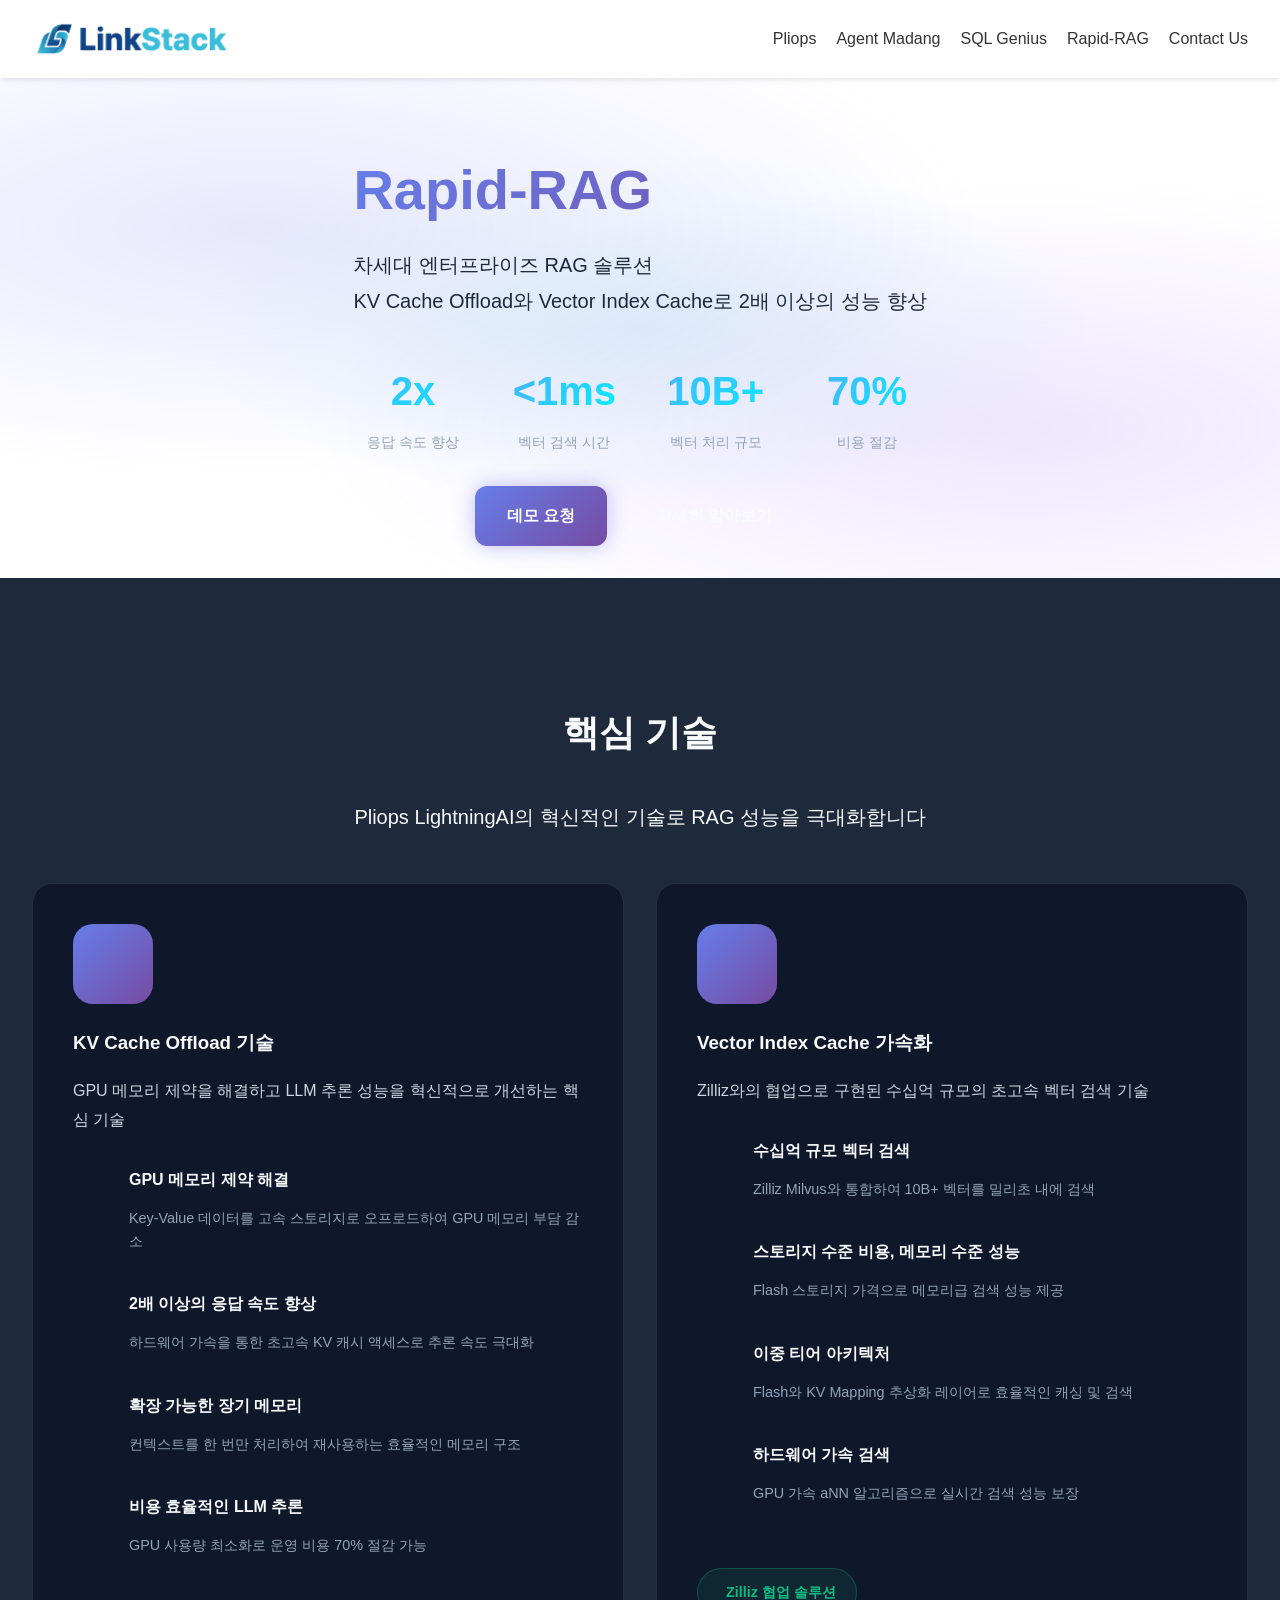
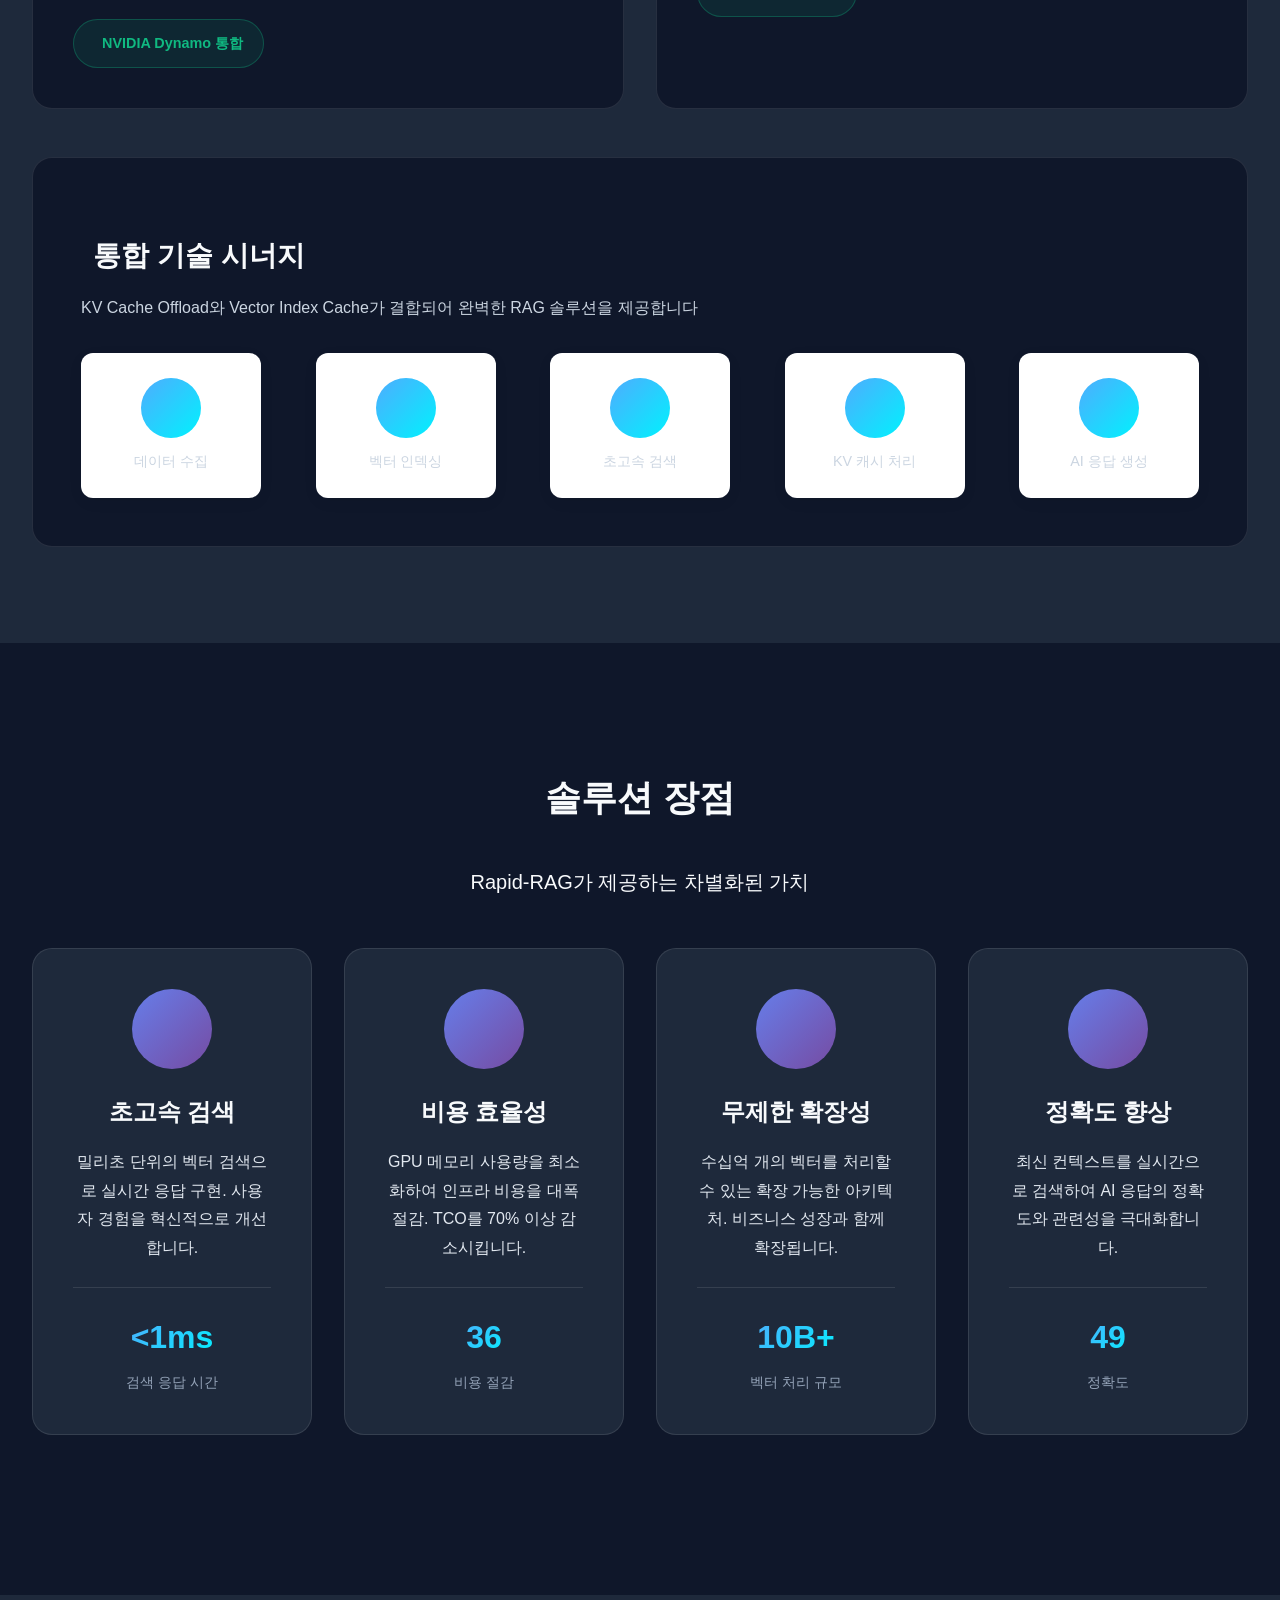
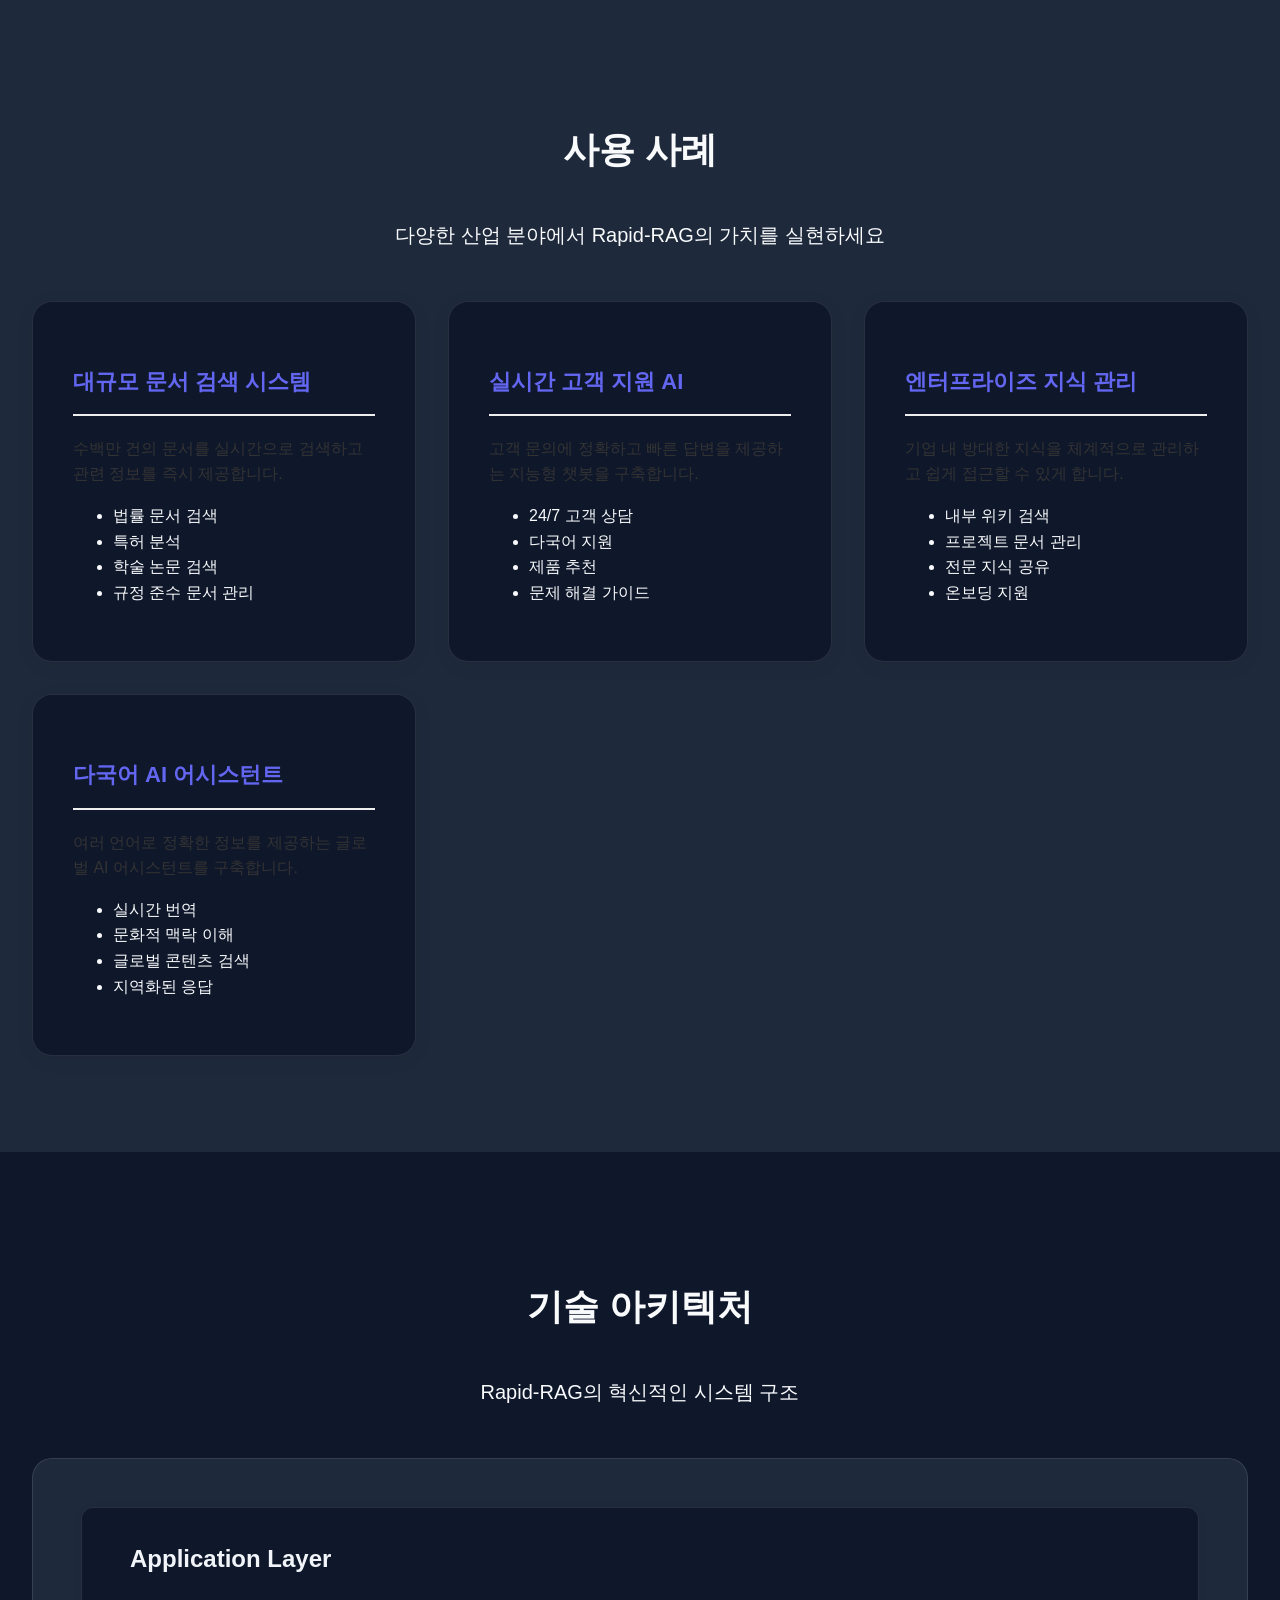
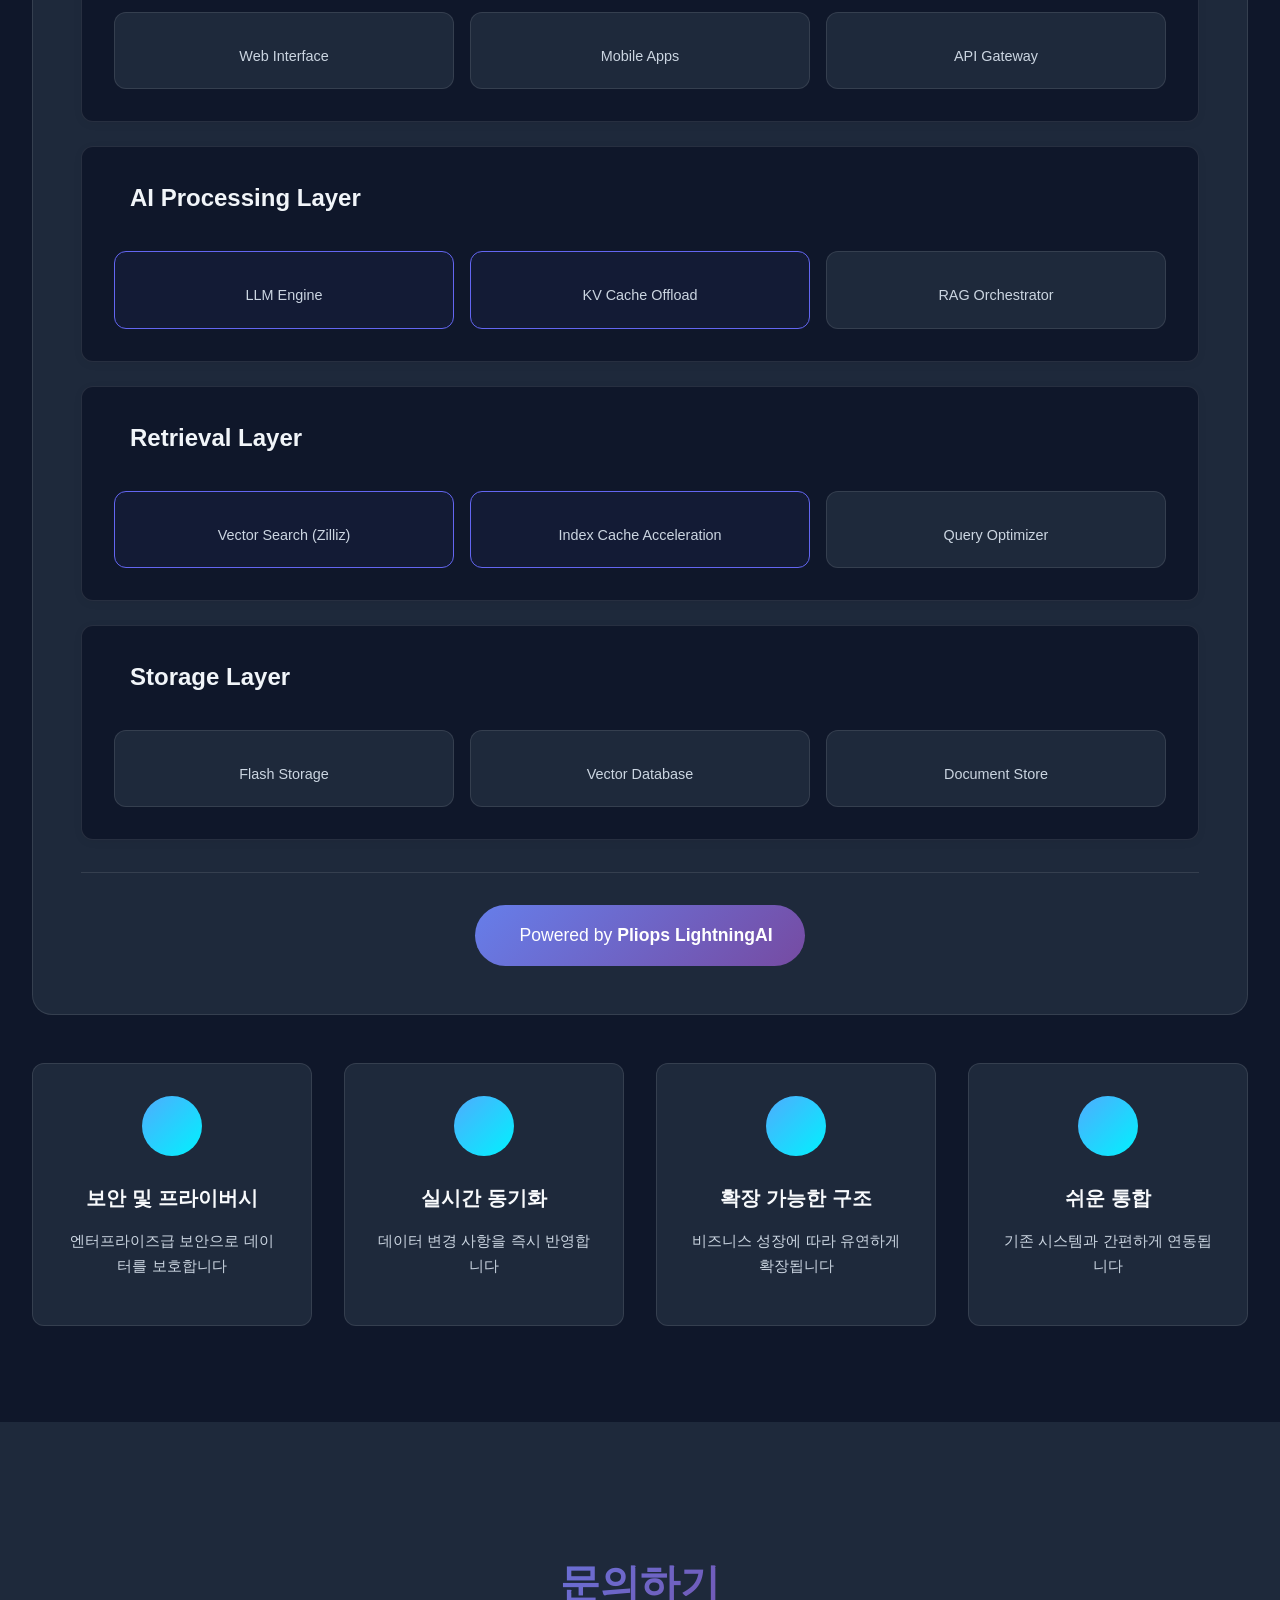
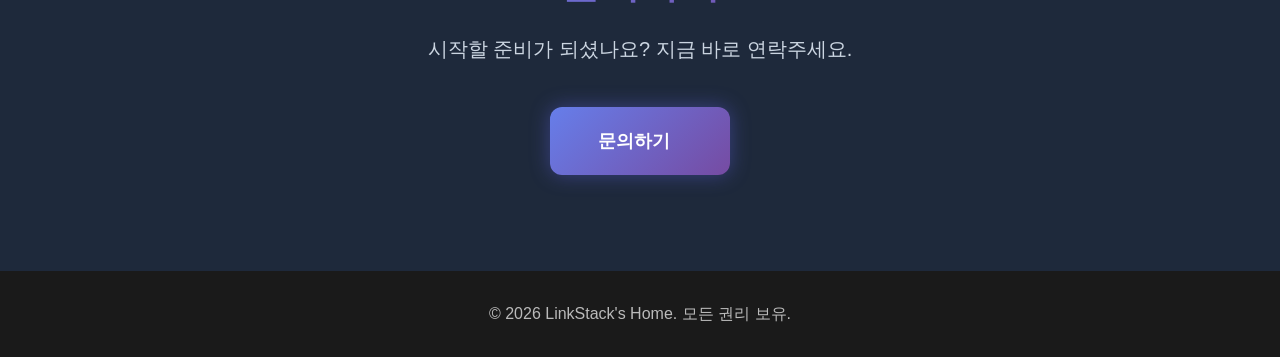
<file: products/rapid-rag/index.html>
<!DOCTYPE html>
<html lang="ko-KR">
<head>
  <meta charset="UTF-8">
  <meta name="viewport" content="width=device-width, initial-scale=1">
  <title>Rapid-RAG - LinkStack's Home</title>
  <meta name="robots" content="max-image-preview:large">
  <link rel="stylesheet" href="/assets/style.css">
  <link rel="stylesheet" href="/assets/rapid-rag.css">
  <script defer src="/assets/rapid-rag.js"></script>
</head>
<body class="page static-site">
  <header>
    <div class="container">
      <div class="logo">
        <a href="/">
          <img src="/assets/LinkStack_Logo_Cropped.png" alt="LinkStack Logo" class="logo-image">
        </a>
      </div>
      <nav>
        <ul class="menu">
<li class="menu-item"><a href="/products/lightning-ai/">Pliops</a></li>
<li class="menu-item"><a href="/products/agent-madang/">Agent Madang</a></li>
<li class="menu-item"><a href="/products/sql-genius/">SQL Genius</a></li>
<li class="menu-item"><a href="/products/rapid-rag/">Rapid-RAG</a></li>
<li class="menu-item"><a href="/contact-us/">Contact Us</a></li>
        </ul>
      </nav>
    </div>
  </header>
<div class="rapid-rag-page">
    <!-- Hero Section -->
    <section class="rr-hero">
        <div class="container">
            <h1>Rapid-RAG</h1>
            <p class="hero-tagline">차세대 엔터프라이즈 RAG 솔루션<br>KV Cache Offload와 Vector Index Cache로 2배 이상의 성능 향상</p>
            <div class="hero-stats">
                <div class="hero-stat">
                    <span class="stat-value">2x</span>
                    <span class="stat-label">응답 속도 향상</span>
                </div>
                <div class="hero-stat">
                    <span class="stat-value">&lt;1ms</span>
                    <span class="stat-label">벡터 검색 시간</span>
                </div>
                <div class="hero-stat">
                    <span class="stat-value">10B+</span>
                    <span class="stat-label">벡터 처리 규모</span>
                </div>
                <div class="hero-stat">
                    <span class="stat-value">70%</span>
                    <span class="stat-label">비용 절감</span>
                </div>
            </div>
            <div class="hero-buttons">
                <a href="/contact-us/" class="btn-primary">데모 요청</a>
                <a href="#technology" class="btn-secondary">자세히 알아보기</a>
            </div>
        </div>
    </section>

    <!-- Technology Section -->
    <section class="rr-technology" id="technology">
        <div class="container">
            <h2>핵심 기술</h2>
            <p class="section-subtitle">Pliops LightningAI의 혁신적인 기술로 RAG 성능을 극대화합니다</p>

            <div class="technology-grid">
                <!-- KV Cache Offload -->
                <div class="tech-card">
                    <div class="tech-icon">
                        <i class="fas fa-memory"></i>
                    </div>
                    <h3>KV Cache Offload 기술</h3>
                    <p class="tech-description">
                        GPU 메모리 제약을 해결하고 LLM 추론 성능을 혁신적으로 개선하는 핵심 기술
                    </p>
                    <ul class="tech-features">
                        <li>
                            <i class="fas fa-check-circle"></i>
                            <div>
                                <strong>GPU 메모리 제약 해결</strong>
                                <p>Key-Value 데이터를 고속 스토리지로 오프로드하여 GPU 메모리 부담 감소</p>
                            </div>
                        </li>
                        <li>
                            <i class="fas fa-check-circle"></i>
                            <div>
                                <strong>2배 이상의 응답 속도 향상</strong>
                                <p>하드웨어 가속을 통한 초고속 KV 캐시 액세스로 추론 속도 극대화</p>
                            </div>
                        </li>
                        <li>
                            <i class="fas fa-check-circle"></i>
                            <div>
                                <strong>확장 가능한 장기 메모리</strong>
                                <p>컨텍스트를 한 번만 처리하여 재사용하는 효율적인 메모리 구조</p>
                            </div>
                        </li>
                        <li>
                            <i class="fas fa-check-circle"></i>
                            <div>
                                <strong>비용 효율적인 LLM 추론</strong>
                                <p>GPU 사용량 최소화로 운영 비용 70% 절감 가능</p>
                            </div>
                        </li>
                    </ul>
                    <div class="tech-badge">
                        <i class="fas fa-award"></i>
                        NVIDIA Dynamo 통합
                    </div>
                </div>

                <!-- Vector Index Cache -->
                <div class="tech-card">
                    <div class="tech-icon">
                        <i class="fas fa-project-diagram"></i>
                    </div>
                    <h3>Vector Index Cache 가속화</h3>
                    <p class="tech-description">
                        Zilliz와의 협업으로 구현된 수십억 규모의 초고속 벡터 검색 기술
                    </p>
                    <ul class="tech-features">
                        <li>
                            <i class="fas fa-check-circle"></i>
                            <div>
                                <strong>수십억 규모 벡터 검색</strong>
                                <p>Zilliz Milvus와 통합하여 10B+ 벡터를 밀리초 내에 검색</p>
                            </div>
                        </li>
                        <li>
                            <i class="fas fa-check-circle"></i>
                            <div>
                                <strong>스토리지 수준 비용, 메모리 수준 성능</strong>
                                <p>Flash 스토리지 가격으로 메모리급 검색 성능 제공</p>
                            </div>
                        </li>
                        <li>
                            <i class="fas fa-check-circle"></i>
                            <div>
                                <strong>이중 티어 아키텍처</strong>
                                <p>Flash와 KV Mapping 추상화 레이어로 효율적인 캐싱 및 검색</p>
                            </div>
                        </li>
                        <li>
                            <i class="fas fa-check-circle"></i>
                            <div>
                                <strong>하드웨어 가속 검색</strong>
                                <p>GPU 가속 aNN 알고리즘으로 실시간 검색 성능 보장</p>
                            </div>
                        </li>
                    </ul>
                    <div class="tech-badge">
                        <i class="fas fa-award"></i>
                        Zilliz 협업 솔루션
                    </div>
                </div>
            </div>

            <!-- Technology Integration -->
            <div class="tech-integration">
                <div class="integration-content">
                    <h3><i class="fas fa-link"></i> 통합 기술 시너지</h3>
                    <p>KV Cache Offload와 Vector Index Cache가 결합되어 완벽한 RAG 솔루션을 제공합니다</p>
                    <div class="integration-flow">
                        <div class="flow-step">
                            <div class="flow-icon"><i class="fas fa-database"></i></div>
                            <div class="flow-label">데이터 수집</div>
                        </div>
                        <div class="flow-arrow"><i class="fas fa-arrow-right"></i></div>
                        <div class="flow-step">
                            <div class="flow-icon"><i class="fas fa-project-diagram"></i></div>
                            <div class="flow-label">벡터 인덱싱</div>
                        </div>
                        <div class="flow-arrow"><i class="fas fa-arrow-right"></i></div>
                        <div class="flow-step">
                            <div class="flow-icon"><i class="fas fa-search"></i></div>
                            <div class="flow-label">초고속 검색</div>
                        </div>
                        <div class="flow-arrow"><i class="fas fa-arrow-right"></i></div>
                        <div class="flow-step">
                            <div class="flow-icon"><i class="fas fa-memory"></i></div>
                            <div class="flow-label">KV 캐시 처리</div>
                        </div>
                        <div class="flow-arrow"><i class="fas fa-arrow-right"></i></div>
                        <div class="flow-step">
                            <div class="flow-icon"><i class="fas fa-robot"></i></div>
                            <div class="flow-label">AI 응답 생성</div>
                        </div>
                    </div>
                </div>
            </div>
        </div>
    </section>

    <!-- Benefits Section -->
    <section class="rr-benefits" id="benefits">
        <div class="container">
            <h2>솔루션 장점</h2>
            <p class="section-subtitle">Rapid-RAG가 제공하는 차별화된 가치</p>

            <div class="benefits-grid">
                <div class="benefit-card">
                    <div class="benefit-icon">
                        <i class="fas fa-bolt"></i>
                    </div>
                    <h3>초고속 검색</h3>
                    <p>밀리초 단위의 벡터 검색으로 실시간 응답 구현. 사용자 경험을 혁신적으로 개선합니다.</p>
                    <div class="benefit-metric">
                        <span class="metric-value">&lt;1ms</span>
                        <span class="metric-label">검색 응답 시간</span>
                    </div>
                </div>

                <div class="benefit-card">
                    <div class="benefit-icon">
                        <i class="fas fa-dollar-sign"></i>
                    </div>
                    <h3>비용 효율성</h3>
                    <p>GPU 메모리 사용량을 최소화하여 인프라 비용을 대폭 절감. TCO를 70% 이상 감소시킵니다.</p>
                    <div class="benefit-metric">
                        <span class="metric-value">70%</span>
                        <span class="metric-label">비용 절감</span>
                    </div>
                </div>

                <div class="benefit-card">
                    <div class="benefit-icon">
                        <i class="fas fa-expand-arrows-alt"></i>
                    </div>
                    <h3>무제한 확장성</h3>
                    <p>수십억 개의 벡터를 처리할 수 있는 확장 가능한 아키텍처. 비즈니스 성장과 함께 확장됩니다.</p>
                    <div class="benefit-metric">
                        <span class="metric-value">10B+</span>
                        <span class="metric-label">벡터 처리 규모</span>
                    </div>
                </div>

                <div class="benefit-card">
                    <div class="benefit-icon">
                        <i class="fas fa-bullseye"></i>
                    </div>
                    <h3>정확도 향상</h3>
                    <p>최신 컨텍스트를 실시간으로 검색하여 AI 응답의 정확도와 관련성을 극대화합니다.</p>
                    <div class="benefit-metric">
                        <span class="metric-value">95%+</span>
                        <span class="metric-label">정확도</span>
                    </div>
                </div>
            </div>
        </div>
    </section>

    <!-- Use Cases Section -->
    <section class="rr-usecases" id="use-cases">
        <div class="container">
            <h2>사용 사례</h2>
            <p class="section-subtitle">다양한 산업 분야에서 Rapid-RAG의 가치를 실현하세요</p>

            <div class="usecases-grid">
                <div class="usecase-card">
                    <div class="usecase-icon">
                        <i class="fas fa-file-alt"></i>
                    </div>
                    <h3>대규모 문서 검색 시스템</h3>
                    <p>수백만 건의 문서를 실시간으로 검색하고 관련 정보를 즉시 제공합니다.</p>
                    <ul class="usecase-features">
                        <li><i class="fas fa-check"></i> 법률 문서 검색</li>
                        <li><i class="fas fa-check"></i> 특허 분석</li>
                        <li><i class="fas fa-check"></i> 학술 논문 검색</li>
                        <li><i class="fas fa-check"></i> 규정 준수 문서 관리</li>
                    </ul>
                </div>

                <div class="usecase-card">
                    <div class="usecase-icon">
                        <i class="fas fa-headset"></i>
                    </div>
                    <h3>실시간 고객 지원 AI</h3>
                    <p>고객 문의에 정확하고 빠른 답변을 제공하는 지능형 챗봇을 구축합니다.</p>
                    <ul class="usecase-features">
                        <li><i class="fas fa-check"></i> 24/7 고객 상담</li>
                        <li><i class="fas fa-check"></i> 다국어 지원</li>
                        <li><i class="fas fa-check"></i> 제품 추천</li>
                        <li><i class="fas fa-check"></i> 문제 해결 가이드</li>
                    </ul>
                </div>

                <div class="usecase-card">
                    <div class="usecase-icon">
                        <i class="fas fa-brain"></i>
                    </div>
                    <h3>엔터프라이즈 지식 관리</h3>
                    <p>기업 내 방대한 지식을 체계적으로 관리하고 쉽게 접근할 수 있게 합니다.</p>
                    <ul class="usecase-features">
                        <li><i class="fas fa-check"></i> 내부 위키 검색</li>
                        <li><i class="fas fa-check"></i> 프로젝트 문서 관리</li>
                        <li><i class="fas fa-check"></i> 전문 지식 공유</li>
                        <li><i class="fas fa-check"></i> 온보딩 지원</li>
                    </ul>
                </div>

                <div class="usecase-card">
                    <div class="usecase-icon">
                        <i class="fas fa-globe"></i>
                    </div>
                    <h3>다국어 AI 어시스턴트</h3>
                    <p>여러 언어로 정확한 정보를 제공하는 글로벌 AI 어시스턴트를 구축합니다.</p>
                    <ul class="usecase-features">
                        <li><i class="fas fa-check"></i> 실시간 번역</li>
                        <li><i class="fas fa-check"></i> 문화적 맥락 이해</li>
                        <li><i class="fas fa-check"></i> 글로벌 콘텐츠 검색</li>
                        <li><i class="fas fa-check"></i> 지역화된 응답</li>
                    </ul>
                </div>
            </div>
        </div>
    </section>

    <!-- Architecture Section -->
    <section class="rr-architecture" id="architecture">
        <div class="container">
            <h2>기술 아키텍처</h2>
            <p class="section-subtitle">Rapid-RAG의 혁신적인 시스템 구조</p>

            <div class="architecture-diagram">
                <div class="arch-layer">
                    <div class="layer-header">
                        <i class="fas fa-layer-group"></i>
                        <h3>Application Layer</h3>
                    </div>
                    <div class="layer-components">
                        <div class="component">
                            <i class="fas fa-desktop"></i>
                            <span>Web Interface</span>
                        </div>
                        <div class="component">
                            <i class="fas fa-mobile-alt"></i>
                            <span>Mobile Apps</span>
                        </div>
                        <div class="component">
                            <i class="fas fa-code"></i>
                            <span>API Gateway</span>
                        </div>
                    </div>
                </div>

                <div class="arch-arrow"><i class="fas fa-arrow-down"></i></div>

                <div class="arch-layer">
                    <div class="layer-header">
                        <i class="fas fa-robot"></i>
                        <h3>AI Processing Layer</h3>
                    </div>
                    <div class="layer-components">
                        <div class="component highlight">
                            <i class="fas fa-brain"></i>
                            <span>LLM Engine</span>
                        </div>
                        <div class="component highlight">
                            <i class="fas fa-memory"></i>
                            <span>KV Cache Offload</span>
                        </div>
                        <div class="component">
                            <i class="fas fa-cogs"></i>
                            <span>RAG Orchestrator</span>
                        </div>
                    </div>
                </div>

                <div class="arch-arrow"><i class="fas fa-arrow-down"></i></div>

                <div class="arch-layer">
                    <div class="layer-header">
                        <i class="fas fa-search"></i>
                        <h3>Retrieval Layer</h3>
                    </div>
                    <div class="layer-components">
                        <div class="component highlight">
                            <i class="fas fa-project-diagram"></i>
                            <span>Vector Search (Zilliz)</span>
                        </div>
                        <div class="component highlight">
                            <i class="fas fa-bolt"></i>
                            <span>Index Cache Acceleration</span>
                        </div>
                        <div class="component">
                            <i class="fas fa-filter"></i>
                            <span>Query Optimizer</span>
                        </div>
                    </div>
                </div>

                <div class="arch-arrow"><i class="fas fa-arrow-down"></i></div>

                <div class="arch-layer">
                    <div class="layer-header">
                        <i class="fas fa-database"></i>
                        <h3>Storage Layer</h3>
                    </div>
                    <div class="layer-components">
                        <div class="component">
                            <i class="fas fa-hdd"></i>
                            <span>Flash Storage</span>
                        </div>
                        <div class="component">
                            <i class="fas fa-server"></i>
                            <span>Vector Database</span>
                        </div>
                        <div class="component">
                            <i class="fas fa-archive"></i>
                            <span>Document Store</span>
                        </div>
                    </div>
                </div>

                <div class="arch-footer">
                    <div class="powered-by">
                        <i class="fas fa-bolt"></i>
                        <span>Powered by <strong>Pliops LightningAI</strong></span>
                    </div>
                </div>
            </div>

            <!-- Architecture Features -->
            <div class="arch-features">
                <div class="arch-feature">
                    <div class="feature-icon"><i class="fas fa-shield-alt"></i></div>
                    <h4>보안 및 프라이버시</h4>
                    <p>엔터프라이즈급 보안으로 데이터를 보호합니다</p>
                </div>
                <div class="arch-feature">
                    <div class="feature-icon"><i class="fas fa-sync-alt"></i></div>
                    <h4>실시간 동기화</h4>
                    <p>데이터 변경 사항을 즉시 반영합니다</p>
                </div>
                <div class="arch-feature">
                    <div class="feature-icon"><i class="fas fa-chart-line"></i></div>
                    <h4>확장 가능한 구조</h4>
                    <p>비즈니스 성장에 따라 유연하게 확장됩니다</p>
                </div>
                <div class="arch-feature">
                    <div class="feature-icon"><i class="fas fa-tools"></i></div>
                    <h4>쉬운 통합</h4>
                    <p>기존 시스템과 간편하게 연동됩니다</p>
                </div>
            </div>
        </div>
    </section>

    <!-- Contact Section -->
    <section id="contact" class="contact-section-compact">
        <div class="container">
            <div class="contact-compact-content">
                <h2>문의하기</h2>
                <p>시작할 준비가 되셨나요? 지금 바로 연락주세요.</p>
                <a href="/contact-us/" class="btn-primary">
                    문의하기 <i class="fas fa-arrow-right"></i>
                </a>
            </div>
        </div>
    </section>
</div>
<footer>
    <div class="container">
      <p>&copy; 2026 LinkStack's Home. 모든 권리 보유.</p>
    </div>
  </footer>
</body>
</html>
</file>
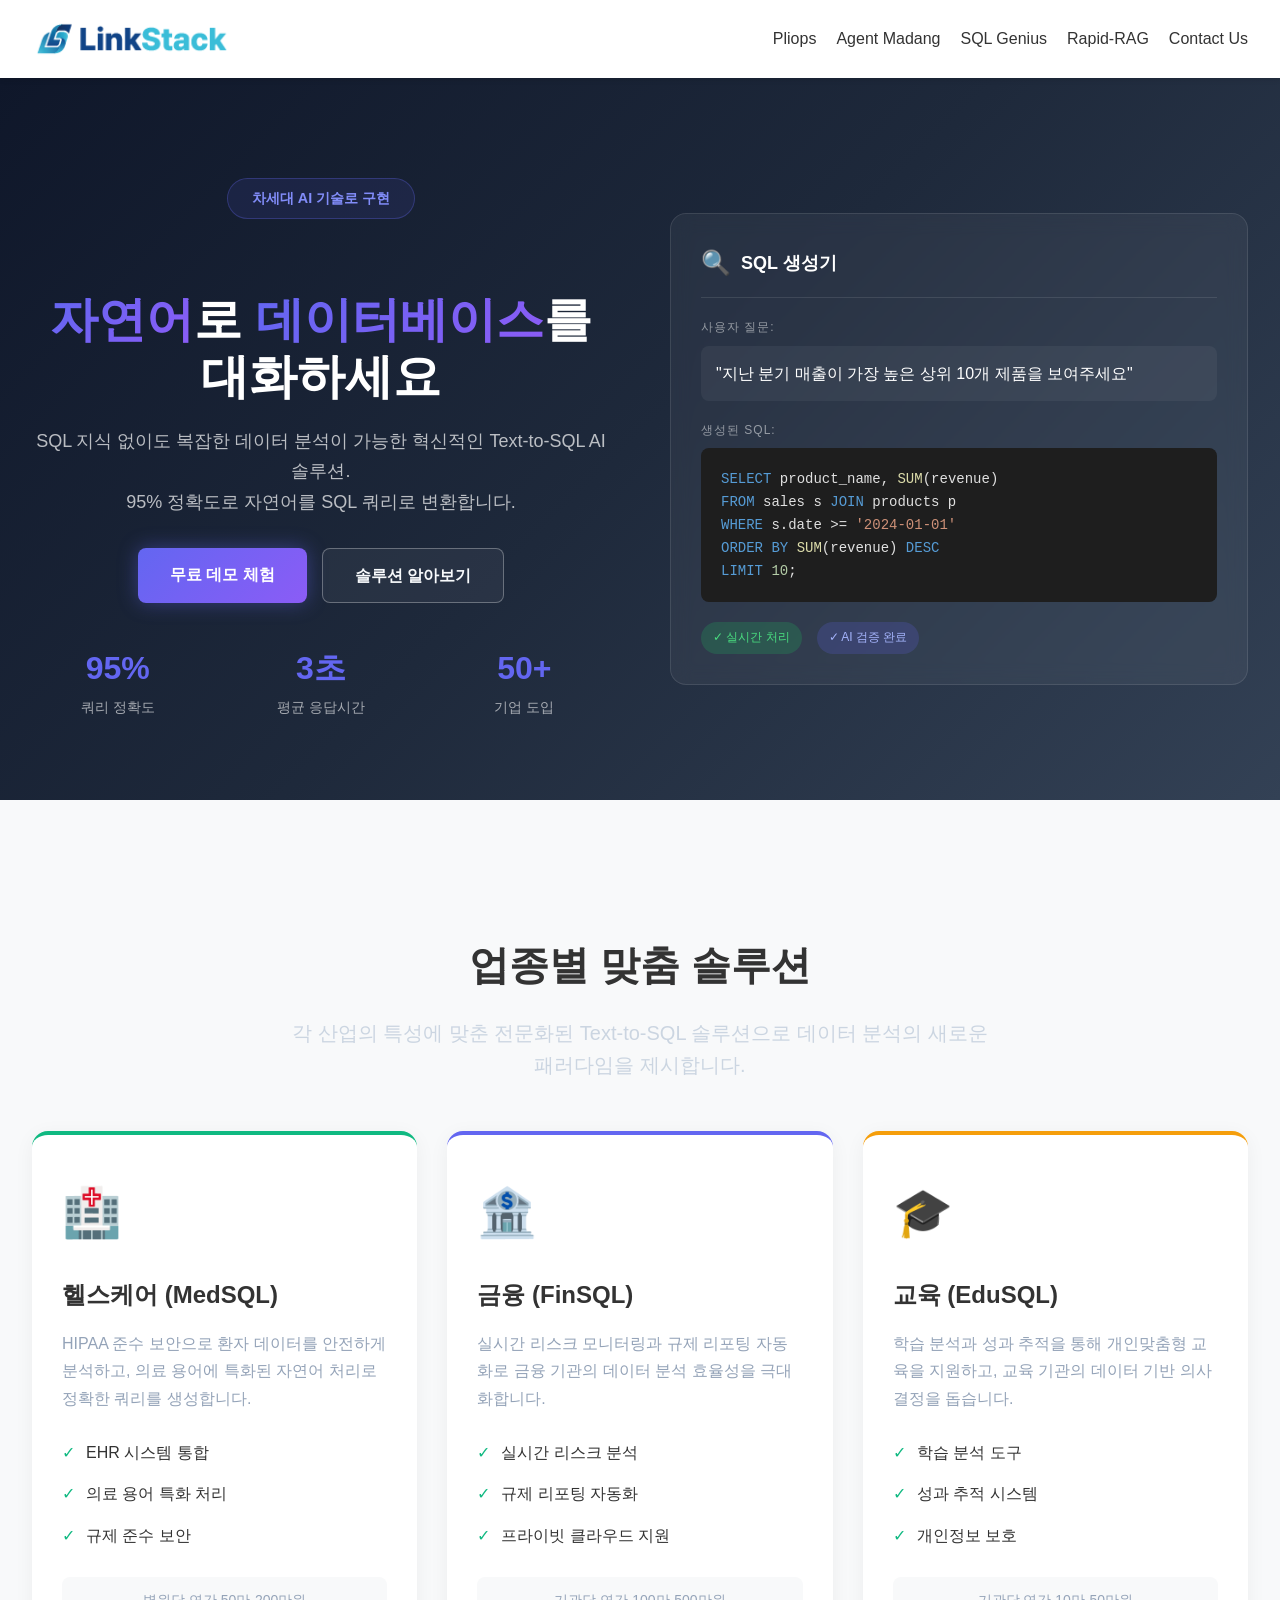
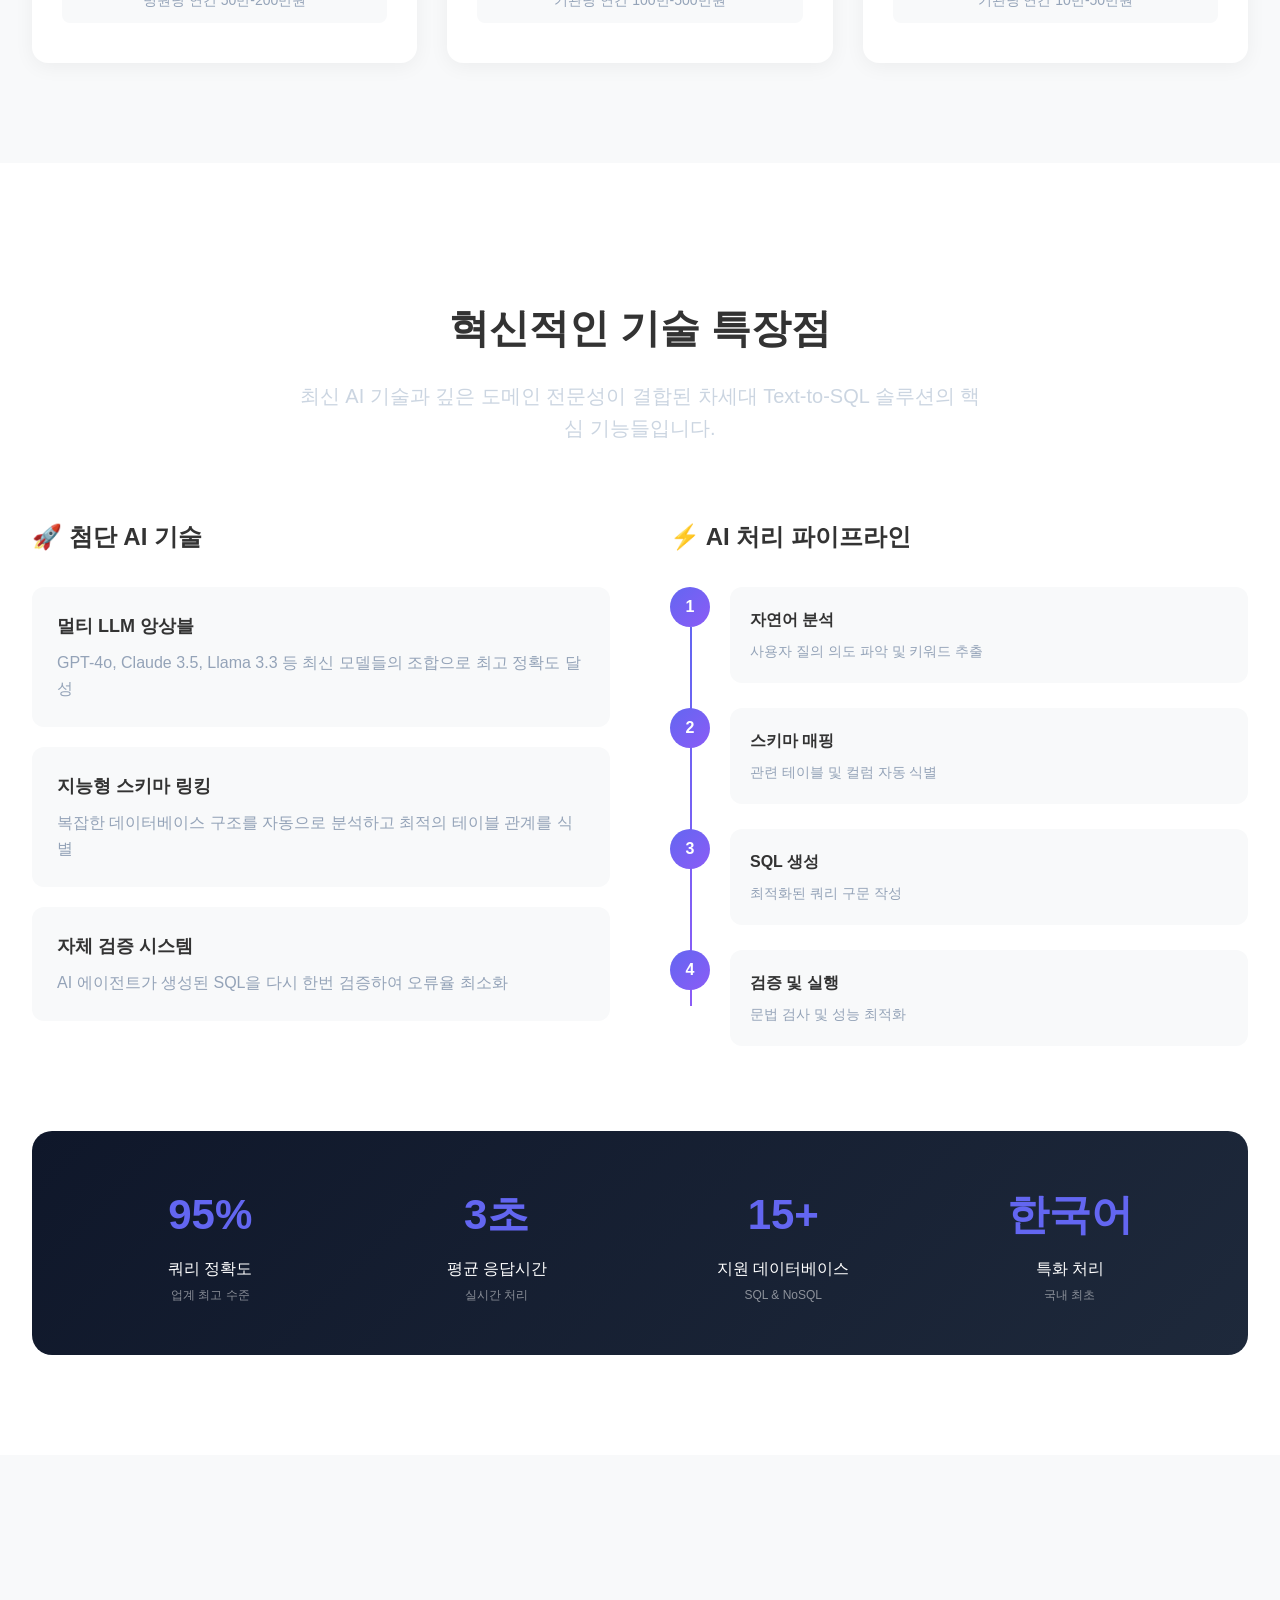
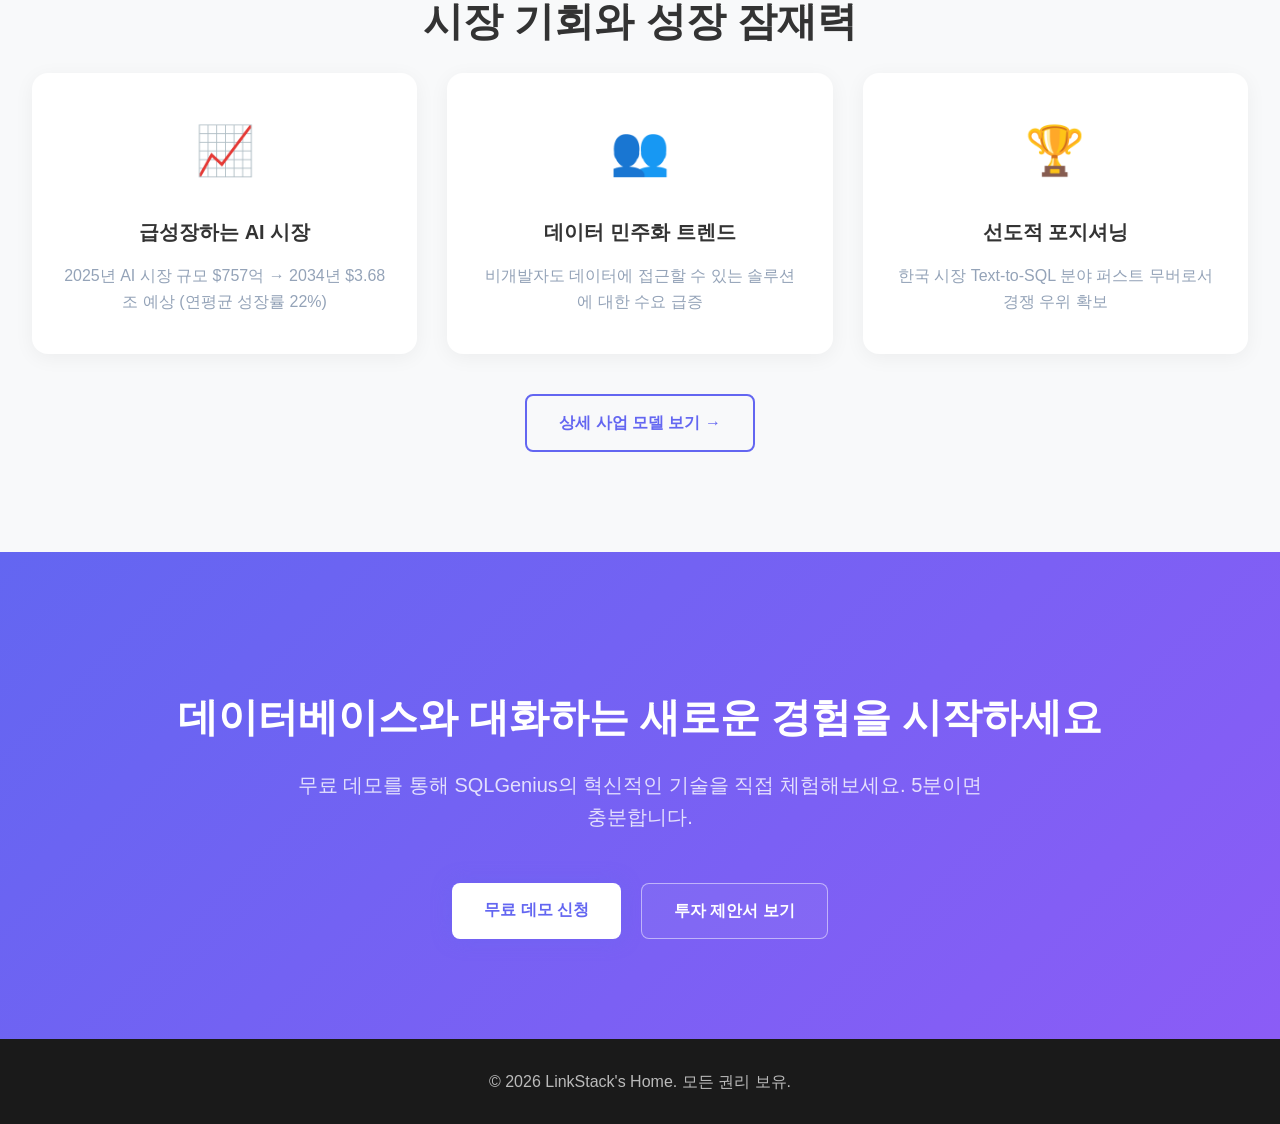
<file: products/sql-genius/index.html>
<!DOCTYPE html>
<html lang="ko-KR">
<head>
  <meta charset="UTF-8">
  <meta name="viewport" content="width=device-width, initial-scale=1">
  <title>SQL Genius - LinkStack's Home</title>
  <meta name="robots" content="max-image-preview:large">
  <link rel="stylesheet" href="/assets/style.css">
  <link rel="stylesheet" href="/assets/rapid-rag.css">
  <script defer src="/assets/rapid-rag.js"></script>
</head>
<body class="page static-site">
  <header>
    <div class="container">
      <div class="logo">
        <a href="/">
          <img src="/assets/LinkStack_Logo_Cropped.png" alt="LinkStack Logo" class="logo-image">
        </a>
      </div>
      <nav>
        <ul class="menu">
<li class="menu-item"><a href="/products/lightning-ai/">Pliops</a></li>
<li class="menu-item"><a href="/products/agent-madang/">Agent Madang</a></li>
<li class="menu-item"><a href="/products/sql-genius/">SQL Genius</a></li>
<li class="menu-item"><a href="/products/rapid-rag/">Rapid-RAG</a></li>
<li class="menu-item"><a href="/contact-us/">Contact Us</a></li>
        </ul>
      </nav>
    </div>
  </header>
<div class="sql-genius-page">
    <!-- Hero Section -->
    <section class="sg-hero">
        <div class="container">
            <div class="hero-content">
                <span class="hero-badge">차세대 AI 기술로 구현</span>
                <h1><span class="highlight">자연어</span>로 <span class="highlight">데이터베이스</span>를 대화하세요</h1>
                <p class="hero-subtitle">SQL 지식 없이도 복잡한 데이터 분석이 가능한 혁신적인 Text-to-SQL AI 솔루션.<br>95% 정확도로 자연어를 SQL 쿼리로 변환합니다.</p>
                <div class="hero-buttons">
                    <a href="#demo" class="btn-primary">무료 데모 체험</a>
                    <a href="#solutions" class="btn-secondary">솔루션 알아보기</a>
                </div>
                <div class="hero-stats">
                    <div class="hero-stat">
                        <span class="stat-value">95%</span>
                        <span class="stat-label">쿼리 정확도</span>
                    </div>
                    <div class="hero-stat">
                        <span class="stat-value">3초</span>
                        <span class="stat-label">평균 응답시간</span>
                    </div>
                    <div class="hero-stat">
                        <span class="stat-value">50+</span>
                        <span class="stat-label">기업 도입</span>
                    </div>
                </div>
            </div>
            <div class="hero-demo">
                <div class="demo-card">
                    <div class="demo-header">
                        <span class="demo-icon">🔍</span>
                        <span class="demo-title">SQL 생성기</span>
                    </div>
                    <div class="demo-question">
                        <span class="label">사용자 질문:</span>
                        <p>"지난 분기 매출이 가장 높은 상위 10개 제품을 보여주세요"</p>
                    </div>
                    <div class="demo-result">
                        <span class="label">생성된 SQL:</span>
                        <pre><code><span class="keyword">SELECT</span> product_name, <span class="function">SUM</span>(revenue)
<span class="keyword">FROM</span> sales s <span class="keyword">JOIN</span> products p
<span class="keyword">WHERE</span> s.date >= <span class="string">'2024-01-01'</span>
<span class="keyword">ORDER BY</span> <span class="function">SUM</span>(revenue) <span class="keyword">DESC</span>
<span class="keyword">LIMIT</span> <span class="number">10</span>;</code></pre>
                    </div>
                    <div class="demo-footer">
                        <span class="status-badge success">✓ 실시간 처리</span>
                        <span class="status-badge verified">✓ AI 검증 완료</span>
                    </div>
                </div>
            </div>
        </div>
    </section>

    <!-- Industry Solutions -->
    <section class="sg-solutions" id="solutions">
        <div class="container">
            <h2>업종별 맞춤 솔루션</h2>
            <p class="section-subtitle">각 산업의 특성에 맞춘 전문화된 Text-to-SQL 솔루션으로 데이터 분석의 새로운 패러다임을 제시합니다.</p>
            
            <div class="solutions-grid">
                <div class="solution-card healthcare">
                    <div class="solution-icon">🏥</div>
                    <h3>헬스케어 (MedSQL)</h3>
                    <p>HIPAA 준수 보안으로 환자 데이터를 안전하게 분석하고, 의료 용어에 특화된 자연어 처리로 정확한 쿼리를 생성합니다.</p>
                    <ul>
                        <li>EHR 시스템 통합</li>
                        <li>의료 용어 특화 처리</li>
                        <li>규제 준수 보안</li>
                    </ul>
                    <div class="solution-price">병원당 연간 50만-200만원</div>
                </div>
                
                <div class="solution-card finance">
                    <div class="solution-icon">🏦</div>
                    <h3>금융 (FinSQL)</h3>
                    <p>실시간 리스크 모니터링과 규제 리포팅 자동화로 금융 기관의 데이터 분석 효율성을 극대화합니다.</p>
                    <ul>
                        <li>실시간 리스크 분석</li>
                        <li>규제 리포팅 자동화</li>
                        <li>프라이빗 클라우드 지원</li>
                    </ul>
                    <div class="solution-price">기관당 연간 100만-500만원</div>
                </div>
                
                <div class="solution-card education">
                    <div class="solution-icon">🎓</div>
                    <h3>교육 (EduSQL)</h3>
                    <p>학습 분석과 성과 추적을 통해 개인맞춤형 교육을 지원하고, 교육 기관의 데이터 기반 의사결정을 돕습니다.</p>
                    <ul>
                        <li>학습 분석 도구</li>
                        <li>성과 추적 시스템</li>
                        <li>개인정보 보호</li>
                    </ul>
                    <div class="solution-price">기관당 연간 10만-50만원</div>
                </div>
            </div>
        </div>
    </section>

    <!-- Technology Features -->
    <section class="sg-features" id="features">
        <div class="container">
            <h2>혁신적인 기술 특장점</h2>
            <p class="section-subtitle">최신 AI 기술과 깊은 도메인 전문성이 결합된 차세대 Text-to-SQL 솔루션의 핵심 기능들입니다.</p>
            
            <div class="features-layout">
                <div class="features-left">
                    <h3>🚀 첨단 AI 기술</h3>
                    
                    <div class="feature-item">
                        <h4>멀티 LLM 앙상블</h4>
                        <p>GPT-4o, Claude 3.5, Llama 3.3 등 최신 모델들의 조합으로 최고 정확도 달성</p>
                    </div>
                    
                    <div class="feature-item">
                        <h4>지능형 스키마 링킹</h4>
                        <p>복잡한 데이터베이스 구조를 자동으로 분석하고 최적의 테이블 관계를 식별</p>
                    </div>
                    
                    <div class="feature-item">
                        <h4>자체 검증 시스템</h4>
                        <p>AI 에이전트가 생성된 SQL을 다시 한번 검증하여 오류율 최소화</p>
                    </div>
                </div>
                
                <div class="features-right">
                    <h3>⚡ AI 처리 파이프라인</h3>
                    
                    <div class="pipeline">
                        <div class="pipeline-step">
                            <span class="step-number">1</span>
                            <div class="step-content">
                                <h4>자연어 분석</h4>
                                <p>사용자 질의 의도 파악 및 키워드 추출</p>
                            </div>
                        </div>
                        
                        <div class="pipeline-step">
                            <span class="step-number">2</span>
                            <div class="step-content">
                                <h4>스키마 매핑</h4>
                                <p>관련 테이블 및 컬럼 자동 식별</p>
                            </div>
                        </div>
                        
                        <div class="pipeline-step">
                            <span class="step-number">3</span>
                            <div class="step-content">
                                <h4>SQL 생성</h4>
                                <p>최적화된 쿼리 구문 작성</p>
                            </div>
                        </div>
                        
                        <div class="pipeline-step">
                            <span class="step-number">4</span>
                            <div class="step-content">
                                <h4>검증 및 실행</h4>
                                <p>문법 검사 및 성능 최적화</p>
                            </div>
                        </div>
                    </div>
                </div>
            </div>
            
            <!-- Tech Specs -->
            <div class="tech-specs">
                <div class="spec-card">
                    <span class="spec-value">95%</span>
                    <span class="spec-label">쿼리 정확도</span>
                    <span class="spec-note">업계 최고 수준</span>
                </div>
                <div class="spec-card">
                    <span class="spec-value">3초</span>
                    <span class="spec-label">평균 응답시간</span>
                    <span class="spec-note">실시간 처리</span>
                </div>
                <div class="spec-card">
                    <span class="spec-value">15+</span>
                    <span class="spec-label">지원 데이터베이스</span>
                    <span class="spec-note">SQL & NoSQL</span>
                </div>
                <div class="spec-card">
                    <span class="spec-value">한국어</span>
                    <span class="spec-label">특화 처리</span>
                    <span class="spec-note">국내 최초</span>
                </div>
            </div>
        </div>
    </section>

    <!-- Market Opportunity -->
    <section class="sg-market">
        <div class="container">
            <h2>시장 기회와 성장 잠재력</h2>
            
            <div class="market-grid">
                <div class="market-card">
                    <div class="market-icon">📈</div>
                    <h4>급성장하는 AI 시장</h4>
                    <p>2025년 AI 시장 규모 $757억 → 2034년 $3.68조 예상 (연평균 성장률 22%)</p>
                </div>
                
                <div class="market-card">
                    <div class="market-icon">👥</div>
                    <h4>데이터 민주화 트렌드</h4>
                    <p>비개발자도 데이터에 접근할 수 있는 솔루션에 대한 수요 급증</p>
                </div>
                
                <div class="market-card">
                    <div class="market-icon">🏆</div>
                    <h4>선도적 포지셔닝</h4>
                    <p>한국 시장 Text-to-SQL 분야 퍼스트 무버로서 경쟁 우위 확보</p>
                </div>
            </div>
            
            <div class="market-cta">
                <a href="#demo" class="btn-outline">상세 사업 모델 보기 →</a>
            </div>
        </div>
    </section>

    <!-- CTA Section -->
    <section class="sg-cta" id="demo">
        <div class="container">
            <h2>데이터베이스와 대화하는 새로운 경험을 시작하세요</h2>
            <p class="section-subtitle">무료 데모를 통해 SQLGenius의 혁신적인 기술을 직접 체험해보세요. 5분이면 충분합니다.</p>
            
            <div class="cta-buttons">
                <a href="/contact-us/" class="btn-primary">무료 데모 신청</a>
                <a href="#top" class="btn-secondary">투자 제안서 보기</a>
            </div>
        </div>
    </section>
</div>
<footer>
    <div class="container">
      <p>&copy; 2026 LinkStack's Home. 모든 권리 보유.</p>
    </div>
  </footer>
</body>
</html>
</file>
<file: assets/style.css>
/*
Theme Name: LinkStack Theme
Theme URI: http://linkstack.co.kr
Author: LinkStack
Description: Custom theme for LinkStack homepage featuring Lightnin AI, Agent Madang, and SQL Genius.
Version: 1.0
*/

:root {
    /* Primary Colors */
    --primary-color: #007bff;
    --primary-dark: #0056b3;
    --primary-light: #e7f1ff;
    
    /* Neutral Colors */
    --text-color: #333333;
    --text-muted: #666666;
    --text-light: #888888;
    --text-inverse: #ffffff;
    
    /* Background Colors */
    --bg-color: #ffffff;
    --bg-light: #f8f9fa;
    --bg-dark: #222222;
    --bg-darker: #1a1a1a;
    
    /* Border Colors */
    --border-color: #e0e0e0;
    --border-light: #eeeeee;
    
    /* Spacing */
    --section-padding: 60px 0;
}

body {
    font-family: 'Helvetica Neue', Helvetica, Arial, sans-serif;
    line-height: 1.6;
    color: var(--text-color);
    background-color: var(--bg-color);
    margin: 0;
    padding: 0;
}

.container {
    max-width: 1200px;
    margin: 0 auto;
    padding: 0 20px;
    position: relative;
}

/* Header */
header {
    background: #fff;
    box-shadow: 0 2px 5px rgba(0, 0, 0, 0.1);
    padding: 20px 0;
    position: sticky;
    top: 0;
    z-index: 1000;
}

header .container {
    display: flex;
    justify-content: space-between;
    align-items: center;
}

.logo a {
    font-size: 24px;
    font-weight: bold;
    text-decoration: none;
    color: #333;
    display: flex;
    align-items: center;
}

.logo-image {
    width: 200px;
    max-width: 35vw;
    height: auto;
    vertical-align: middle;
}

.logo-text {
    vertical-align: middle;
}

nav ul {
    list-style: none;
    margin: 0;
    padding: 0;
    display: flex;
}

nav ul li {
    margin-left: 20px;
}

nav ul li a {
    text-decoration: none;
    color: #333;
    font-weight: 500;
}

/* Hero Section */
.hero {
    background: var(--bg-light);
    padding: 100px 0;
    text-align: center;
    position: relative;
    z-index: 1;
}

.hero h1 {
    font-size: 48px;
    margin-bottom: 20px;
    color: var(--text-color);
}

.hero p {
    font-size: 20px;
    color: var(--text-muted);
    max-width: 800px;
    margin: 0 auto;
}

/* Sections */
section {
    padding: var(--section-padding);
    background-color: var(--bg-color);
    position: relative;
    z-index: 1;
}

section:nth-child(even) {
    background-color: var(--bg-light);
}

section h2 {
    text-align: center;
    font-size: 36px;
    margin-bottom: 40px;
    color: var(--text-color);
}

section p {
    color: var(--text-color);
}

.product-grid {
    display: grid;
    grid-template-columns: repeat(4, minmax(0, 1fr));
    gap: 24px;
}

.product-card {
    background: var(--bg-color);
    border: 1px solid var(--border-light);
    border-radius: 16px;
    padding: 32px 22px;
    text-align: center;
    transition: all 0.3s ease;
    position: relative;
    overflow: hidden;
}

@media (max-width: 992px) {
    .product-grid {
        grid-template-columns: repeat(2, minmax(0, 1fr));
    }
}

@media (max-width: 768px) {
    .product-grid {
        grid-template-columns: 1fr;
    }
}

.product-card::before {
    content: '';
    position: absolute;
    top: 0;
    left: 0;
    right: 0;
    height: 4px;
    background: var(--primary-color);
}

.product-card.pliops-card::before {
    background: linear-gradient(90deg, #1e3a5f, #4ecdc4);
}

.product-card.agent-card::before {
    background: linear-gradient(90deg, #3498db, #9b59b6);
}

.product-card.sql-card::before {
    background: linear-gradient(90deg, #27ae60, #2ecc71);
}

.product-card.rapid-rag-card::before {
    background: linear-gradient(90deg, #6366f1, #8b5cf6);
}

.product-card:hover {
    transform: translateY(-8px);
    box-shadow: 0 15px 40px rgba(0, 0, 0, 0.12);
}

.product-icon {
    font-size: 48px;
    margin-bottom: 20px;
}

.product-card h3 {
    margin-top: 0;
    margin-bottom: 10px;
    color: var(--text-color);
    font-size: 24px;
}

.product-tagline {
    color: var(--primary-color);
    font-weight: 600;
    font-size: 14px;
    margin-bottom: 20px;
    text-transform: uppercase;
    letter-spacing: 0.5px;
}

.product-highlights {
    display: flex;
    flex-wrap: wrap;
    justify-content: center;
    gap: 8px;
    margin-bottom: 20px;
}

.highlight-item {
    background: var(--bg-light);
    color: var(--text-color);
    padding: 6px 12px;
    border-radius: 20px;
    font-size: 12px;
    font-weight: 500;
}

.pliops-card .highlight-item {
    background: linear-gradient(135deg, #e8f8f5, #d1f2eb);
    color: #1e3a5f;
}

.agent-card .highlight-item {
    background: linear-gradient(135deg, #ebf5fb, #d6eaf8);
    color: #2c3e50;
}

.sql-card .highlight-item {
    background: linear-gradient(135deg, #e8f6f3, #d5f5e3);
    color: #1e8449;
}

.rapid-rag-card .highlight-item {
    background: linear-gradient(135deg, #eef2ff, #e0e7ff);
    color: #6366f1;
}

.product-desc {
    color: var(--text-muted);
    font-size: 14px;
    line-height: 1.7;
    margin-bottom: 25px;
}

.product-link {
    display: inline-block;
    color: var(--primary-color);
    font-weight: 600;
    text-decoration: none;
    padding: 10px 24px;
    border: 2px solid var(--primary-color);
    border-radius: 25px;
    transition: all 0.3s ease;
}

.product-link:hover {
    background: var(--primary-color);
    color: var(--text-inverse);
}

.pliops-card .product-link {
    color: #1e3a5f;
    border-color: #1e3a5f;
}

.pliops-card .product-link:hover {
    background: #1e3a5f;
    color: var(--text-inverse);
}

.agent-card .product-link {
    color: #3498db;
    border-color: #3498db;
}

.agent-card .product-link:hover {
    background: #3498db;
    color: var(--text-inverse);
}

.sql-card .product-link {
    color: #27ae60;
    border-color: #27ae60;
}

.sql-card .product-link:hover {
    background: #27ae60;
    color: var(--text-inverse);
}

.rapid-rag-card .product-link {
    color: #6366f1;
    border-color: #6366f1;
}

.rapid-rag-card .product-link:hover {
    background: #6366f1;
    color: var(--text-inverse);
}

.product-card p {
    color: var(--text-muted);
}

/* Contact Section */
.contact-section {
    background: var(--bg-dark);
    color: var(--text-inverse);
    text-align: center;
}

.contact-section h2 {
    color: var(--text-inverse);
}

.contact-section p {
    color: rgba(255, 255, 255, 0.85);
}

/* Contact Section Compact (Homepage) */
.contact-section-compact {
    background: linear-gradient(135deg, var(--primary-color) 0%, var(--primary-dark) 100%);
    color: var(--text-inverse);
    text-align: center;
    padding: 40px 0;
    position: relative;
    z-index: 1;
}

.contact-section-compact .container {
    display: flex;
    align-items: center;
    justify-content: center;
    gap: 30px;
    flex-wrap: wrap;
}

.contact-section-compact h3 {
    color: var(--text-inverse);
    font-size: 24px;
    margin: 0;
}

.contact-section-compact p {
    color: rgba(255, 255, 255, 0.7);
    margin: 0;
    font-size: 16px;
}

.contact-btn {
    display: inline-block;
    background: var(--text-inverse);
    color: #000000;
    padding: 12px 28px;
    border-radius: 25px;
    text-decoration: none;
    font-weight: 600;
    transition: all 0.3s ease;
}

.contact-btn:hover {
    background: var(--primary-color);
    color: var(--text-inverse);
    transform: translateY(-2px);
}

/* Footer */
footer {
    background: var(--bg-darker);
    color: rgba(255, 255, 255, 0.7);
    text-align: center;
    padding: 30px 0;
}

footer p {
    color: rgba(255, 255, 255, 0.7);
    margin: 0;
}

footer a {
    color: var(--primary-color);
}

/* Dropdown Menu */
nav ul li {
    position: relative;
    z-index: 9999;
}

nav ul li:hover {
    z-index: 10000;
}

nav ul ul,
nav ul .sub-menu {
    display: none;
    position: absolute;
    top: 100%;
    left: 0;
    background: var(--bg-color);
    box-shadow: 0 2px 10px rgba(0, 0, 0, 0.15);
    padding: 10px 0;
    min-width: 200px;
    flex-direction: column;
    border-radius: 4px;
    z-index: 9999;
}

nav ul li:hover>ul {
    display: flex;
}

nav ul ul li {
    margin: 0;
}

nav ul ul li a {
    display: block;
    padding: 10px 20px;
    color: var(--text-color);
}

nav ul ul li a:hover {
    background: var(--bg-light);
    color: var(--primary-color);
}

/* Contact Form */
.contact-page {
    max-width: 700px;
    margin: 60px auto;
    padding: 50px 40px;
    background: var(--bg-color);
    border-radius: 20px;
    box-shadow: 0 10px 40px rgba(0, 0, 0, 0.08);
}

.contact-header {
    text-align: center;
    margin-bottom: 40px;
}

.contact-badge {
    display: inline-block;
    background: linear-gradient(135deg, rgba(0, 123, 255, 0.1), rgba(0, 86, 179, 0.1));
    color: var(--primary-color);
    padding: 8px 20px;
    border-radius: 25px;
    font-size: 14px;
    font-weight: 600;
    margin-bottom: 16px;
    letter-spacing: 0.5px;
}

.contact-page h1 {
    color: var(--text-color);
    font-size: 36px;
    margin-bottom: 16px;
    font-weight: 700;
}

.contact-subtitle {
    color: var(--text-muted);
    font-size: 16px;
    line-height: 1.7;
}

.form-row {
    display: flex;
    gap: 20px;
    margin-bottom: 0;
}

.form-group {
    margin-bottom: 24px;
    flex: 1;
}

.form-group.half {
    flex: 1;
}

.form-group label {
    display: flex;
    align-items: center;
    gap: 4px;
    margin-bottom: 10px;
    font-weight: 600;
    color: var(--text-color);
    font-size: 14px;
}

.form-group .label-text {
    color: var(--text-color);
}

.form-group .required {
    color: #e74c3c;
    font-size: 14px;
}

.form-group input,
.form-group select,
.form-group textarea {
    width: 100%;
    padding: 14px 16px;
    border: 1px solid var(--border-color);
    border-radius: 10px;
    font-size: 15px;
    color: var(--text-color);
    background-color: var(--bg-light);
    box-sizing: border-box;
    transition: all 0.2s ease;
}

.form-group input::placeholder,
.form-group textarea::placeholder {
    color: var(--text-light);
}

.form-group input:focus,
.form-group select:focus,
.form-group textarea:focus {
    outline: none;
    border-color: var(--primary-color);
    background-color: var(--bg-color);
    box-shadow: 0 0 0 4px rgba(0, 123, 255, 0.1);
}

.form-group select {
    cursor: pointer;
    appearance: none;
    background-image: url("data:image/svg+xml,%3Csvg xmlns='http://www.w3.org/2000/svg' width='12' height='12' viewBox='0 0 12 12'%3E%3Cpath fill='%23666' d='M2 4l4 4 4-4'/%3E%3C/svg%3E");
    background-repeat: no-repeat;
    background-position: right 16px center;
    padding-right: 40px;
}

.form-group textarea {
    resize: vertical;
    min-height: 120px;
}

/* Privacy Section */
.privacy-section {
    margin: 30px 0;
    padding: 0;
}

.privacy-checkbox-wrapper {
    display: flex;
    align-items: center;
    justify-content: space-between;
    padding: 16px 0;
    border-top: 1px solid var(--border-light);
}

.checkbox-label {
    display: flex;
    align-items: center;
    gap: 12px;
    cursor: pointer;
    user-select: none;
}

.checkbox-label input[type="checkbox"] {
    display: none;
}

.checkmark {
    width: 22px;
    height: 22px;
    border: 2px solid var(--border-color);
    border-radius: 6px;
    display: flex;
    align-items: center;
    justify-content: center;
    transition: all 0.2s ease;
    flex-shrink: 0;
}

.checkbox-label input[type="checkbox"]:checked + .checkmark {
    background: var(--primary-color);
    border-color: var(--primary-color);
}

.checkbox-label input[type="checkbox"]:checked + .checkmark::after {
    content: '';
    width: 6px;
    height: 10px;
    border: solid white;
    border-width: 0 2px 2px 0;
    transform: rotate(45deg);
    margin-bottom: 2px;
}

.checkbox-text {
    font-size: 15px;
    color: var(--text-color);
}

.privacy-detail-btn {
    display: flex;
    align-items: center;
    gap: 6px;
    background: none;
    border: none;
    color: var(--text-muted);
    font-size: 14px;
    cursor: pointer;
    padding: 8px 12px;
    border-radius: 6px;
    transition: all 0.2s ease;
}

.privacy-detail-btn:hover {
    color: var(--primary-color);
    background: var(--bg-light);
}

.privacy-detail-btn svg {
    transition: transform 0.2s ease;
}

.privacy-detail-btn.active svg {
    transform: rotate(90deg);
}

/* Privacy Detail */
.privacy-detail {
    display: none;
    background: var(--bg-light);
    border-radius: 12px;
    padding: 28px;
    margin-top: 16px;
    animation: fadeIn 0.3s ease;
}

.privacy-detail.show {
    display: block;
}

@keyframes fadeIn {
    from {
        opacity: 0;
        transform: translateY(-10px);
    }
    to {
        opacity: 1;
        transform: translateY(0);
    }
}

.privacy-detail h3 {
    font-size: 18px;
    color: var(--text-color);
    margin-bottom: 16px;
    font-weight: 600;
}

.privacy-intro {
    color: var(--text-muted);
    font-size: 14px;
    line-height: 1.7;
    margin-bottom: 20px;
}

.privacy-table {
    width: 100%;
    border-collapse: collapse;
    margin-bottom: 20px;
    font-size: 14px;
}

.privacy-table th,
.privacy-table td {
    padding: 14px 16px;
    text-align: left;
    border: 1px solid var(--border-color);
}

.privacy-table th {
    background: var(--bg-color);
    font-weight: 600;
    color: var(--text-color);
    white-space: nowrap;
}

.privacy-table td {
    background: var(--bg-color);
    color: var(--text-muted);
    line-height: 1.6;
}

.privacy-notice {
    color: var(--text-muted);
    font-size: 13px;
    line-height: 1.6;
    margin: 0;
}

/* Submit Button */
.btn-submit {
    width: 100%;
    background: linear-gradient(135deg, var(--primary-color), var(--primary-dark));
    color: var(--text-inverse);
    border: none;
    padding: 16px 32px;
    border-radius: 12px;
    cursor: pointer;
    font-size: 16px;
    font-weight: 600;
    transition: all 0.3s ease;
    margin-top: 10px;
}

.btn-submit:hover {
    transform: translateY(-2px);
    box-shadow: 0 8px 25px rgba(0, 123, 255, 0.3);
}

.btn-submit:active {
    transform: translateY(0);
}

.success-message {
    background: linear-gradient(135deg, #d4edda, #c3e6cb);
    color: #155724;
    padding: 18px 20px;
    margin-bottom: 24px;
    border-radius: 12px;
    font-weight: 500;
    display: flex;
    align-items: center;
    gap: 10px;
}

.success-message::before {
    content: '✓';
    display: inline-flex;
    align-items: center;
    justify-content: center;
    width: 24px;
    height: 24px;
    background: #155724;
    color: white;
    border-radius: 50%;
    font-size: 12px;
}

.error-message {
    background: linear-gradient(135deg, #f8d7da, #f5c6cb);
    color: #721c24;
    padding: 18px 20px;
    margin-bottom: 24px;
    border-radius: 12px;
    font-weight: 500;
    display: flex;
    align-items: center;
    gap: 10px;
}

.error-message::before {
    content: '!';
    display: inline-flex;
    align-items: center;
    justify-content: center;
    width: 24px;
    height: 24px;
    background: #721c24;
    color: white;
    border-radius: 50%;
    font-size: 14px;
    font-weight: 700;
}

/* Contact Page Responsive */
@media (max-width: 768px) {
    .contact-page {
        margin: 20px auto;
        padding: 30px 20px;
        border-radius: 0;
        box-shadow: none;
    }
    
    .contact-page h1 {
        font-size: 28px;
    }
    
    .form-row {
        flex-direction: column;
        gap: 0;
    }
    
    .form-group.half {
        width: 100%;
    }
    
    .privacy-checkbox-wrapper {
        flex-direction: column;
        align-items: flex-start;
        gap: 12px;
    }
    
    .privacy-detail-btn {
        margin-left: 34px;
    }
    
    .privacy-table {
        font-size: 12px;
    }
    
    .privacy-table th,
    .privacy-table td {
        padding: 10px 12px;
    }
}

/* Blog/News */
.post-list {
    padding: 40px 0;
}

.post-list article {
    margin-bottom: 40px;
    border-bottom: 1px solid var(--border-light);
    padding-bottom: 40px;
    background: var(--bg-color);
}

.post-list article h2 {
    margin-top: 0;
}

.post-list article h2 a {
    color: var(--text-color);
    text-decoration: none;
}

.post-list article h2 a:hover {
    color: var(--primary-color);
}

.post-list article p {
    color: var(--text-muted);
}

.post-meta {
    color: var(--text-light);
    margin-bottom: 10px;
    font-size: 14px;
}

.post-meta .author {
    color: var(--text-muted);
}

.read-more {
    display: inline-block;
    margin-top: 10px;
    color: var(--primary-color);
    text-decoration: none;
    font-weight: bold;
}

.read-more:hover {
    color: var(--primary-dark);
    text-decoration: underline;
}

/* Single Post */
.single-post {
    padding: 40px 0;
}

.single-post h1 {
    color: var(--text-color);
}

.single-post .post-content {
    color: var(--text-color);
    line-height: 1.8;
}

.single-post .post-content h2,
.single-post .post-content h3,
.single-post .post-content h4 {
    color: var(--text-color);
    margin-top: 30px;
}

.single-post .post-content p {
    color: var(--text-color);
}

.single-post .post-content ul,
.single-post .post-content ol {
    color: var(--text-color);
}

/* Product Detail Pages */
.product-detail {
    padding: 40px 0;
    position: relative;
    z-index: 1;
}

.product-detail h1 {
    color: var(--text-color);
    font-size: 42px;
    margin-bottom: 10px;
}

.product-detail .subtitle {
    color: var(--text-muted);
    font-size: 20px;
    margin-bottom: 40px;
}

.product-detail h2 {
    color: var(--text-color);
    font-size: 32px;
    margin-top: 50px;
    margin-bottom: 30px;
    border-bottom: 2px solid var(--primary-color);
    padding-bottom: 10px;
}

.product-detail h3 {
    color: var(--primary-color);
    font-size: 24px;
    margin-top: 30px;
}

.product-detail h4 {
    color: var(--text-color);
    font-size: 18px;
    margin-top: 20px;
}

.product-detail p {
    color: var(--text-color);
    line-height: 1.8;
}

.product-detail ul,
.product-detail ol {
    color: var(--text-color);
    line-height: 1.8;
}

.product-detail li {
    margin-bottom: 8px;
}

.product-content {
    background: var(--bg-color);
}

/* Card Styles */
.card {
    background: var(--bg-color);
    border: 1px solid var(--border-light);
    border-radius: 8px;
    padding: 25px;
    margin-bottom: 20px;
    box-shadow: 0 2px 8px rgba(0, 0, 0, 0.05);
}

.card h3,
.card h4 {
    color: var(--primary-color);
    margin-top: 0;
}

.card p {
    color: var(--text-muted);
}

.card ul {
    color: var(--text-color);
    padding-left: 20px;
}

/* Grid Layouts */
.grid-2 {
    display: grid;
    grid-template-columns: repeat(auto-fit, minmax(300px, 1fr));
    gap: 30px;
    margin: 30px 0;
}

.grid-3 {
    display: grid;
    grid-template-columns: repeat(auto-fit, minmax(280px, 1fr));
    gap: 30px;
    margin: 30px 0;
}

/* Section Styles */
.fusionx-section {
    padding: 40px 0;
    border-bottom: 1px solid var(--border-light);
}

.fusionx-section:last-child {
    border-bottom: none;
}

.highlight-box {
    background: linear-gradient(135deg, var(--bg-light) 0%, #e9ecef 100%);
    padding: 40px;
    border-radius: 12px;
    text-align: center;
    border-left: 5px solid var(--primary-color);
}

.highlight-box h3 {
    color: var(--text-color);
}

.highlight-box p {
    color: var(--text-color);
}

.highlight-box ul {
    text-align: left;
    max-width: 600px;
    margin: 20px auto;
    color: var(--text-color);
}

.architecture-grid {
    display: grid;
    grid-template-columns: repeat(auto-fit, minmax(400px, 1fr));
    gap: 40px;
    margin-bottom: 40px;
}

.arch-col {
    background: var(--bg-light);
    padding: 30px;
    border-radius: 8px;
}

.arch-col h3 {
    color: var(--primary-color);
    margin-top: 0;
}

.arch-col h4 {
    color: var(--text-color);
    margin-top: 20px;
}

.arch-col ul {
    color: var(--text-color);
}

.process-steps {
    list-style: none;
    padding: 0;
    display: grid;
    grid-template-columns: repeat(auto-fit, minmax(200px, 1fr));
    gap: 20px;
}

.process-steps li {
    background: var(--bg-color);
    padding: 20px;
    border-radius: 8px;
    border: 1px solid var(--border-light);
    text-align: center;
    color: var(--text-color);
}

.process-steps li strong {
    color: var(--primary-color);
    display: block;
    margin-bottom: 8px;
}

.scenarios-list {
    display: grid;
    gap: 30px;
}

.scenario-item {
    background: var(--bg-color);
    padding: 30px;
    border-radius: 12px;
    border-left: 4px solid var(--primary-color);
    box-shadow: 0 2px 10px rgba(0, 0, 0, 0.05);
}

.scenario-item h3 {
    color: var(--primary-color);
    margin-top: 0;
}

.scenario-item p {
    color: var(--text-color);
    margin-bottom: 10px;
}

.roadmap {
    display: grid;
    grid-template-columns: repeat(auto-fit, minmax(200px, 1fr));
    gap: 20px;
    list-style: none;
    padding: 0;
    margin-top: 30px;
}

.roadmap li {
    background: var(--bg-light);
    padding: 20px;
    border-radius: 8px;
    text-align: center;
    color: var(--text-color);
}

.roadmap li strong {
    color: var(--primary-color);
    display: block;
    margin-bottom: 5px;
}

.final-message {
    text-align: center;
    max-width: 800px;
    margin: 40px auto 0;
    padding: 40px;
    background: var(--primary-color);
    color: var(--text-inverse);
    border-radius: 12px;
}

.final-message h3 {
    color: var(--text-inverse);
    margin-top: 0;
}

.final-message p {
    color: var(--text-inverse);
    font-size: 18px;
    line-height: 1.8;
}

/* Conclusion Section */
.conclusion {
    background: var(--bg-light);
    padding: 40px;
    border-radius: 12px;
}

.conclusion h2 {
    border-bottom: none;
}

.conclusion ul {
    color: var(--text-color);
}

/* Margin Utilities */
.mt-4 {
    margin-top: 30px;
}

/* ================================================
   Agent Madang Page Styles
   ================================================ */

.agent-madang-page {
    background: var(--bg-color);
}

/* Hero Section */
.am-hero {
    background: linear-gradient(135deg, #1a1a2e 0%, #16213e 50%, #0f3460 100%);
    color: var(--text-inverse);
    padding: 120px 0 80px;
    text-align: center;
    position: relative;
    z-index: 1;
}

.am-hero h1 {
    font-size: 56px;
    font-weight: 700;
    margin-bottom: 20px;
    color: var(--text-inverse);
    line-height: 1.2;
}

.am-hero .hero-subtitle {
    font-size: 20px;
    color: rgba(255, 255, 255, 0.8);
    margin-bottom: 40px;
    line-height: 1.6;
}

.hero-buttons {
    display: flex;
    gap: 20px;
    justify-content: center;
    flex-wrap: wrap;
}

.btn-primary {
    background: var(--primary-color);
    color: var(--text-inverse);
    padding: 14px 32px;
    border-radius: 8px;
    text-decoration: none;
    font-weight: 600;
    transition: all 0.3s ease;
    display: inline-block;
}

.btn-primary:hover {
    background: var(--primary-dark);
    transform: translateY(-2px);
}

.btn-secondary {
    background: transparent;
    color: var(--text-inverse);
    padding: 14px 32px;
    border-radius: 8px;
    border: 2px solid rgba(255, 255, 255, 0.3);
    text-decoration: none;
    font-weight: 600;
    transition: all 0.3s ease;
    display: inline-block;
}

.btn-secondary:hover {
    background: rgba(255, 255, 255, 0.1);
    border-color: rgba(255, 255, 255, 0.5);
}

/* Stats Section */
.am-stats {
    background: var(--bg-light);
    padding: 60px 0;
    position: relative;
    z-index: 1;
}

.stats-grid {
    display: grid;
    grid-template-columns: repeat(4, 1fr);
    gap: 30px;
    text-align: center;
}

.stat-item {
    padding: 20px;
}

.stat-number {
    display: block;
    font-size: 48px;
    font-weight: 700;
    color: var(--primary-color);
    margin-bottom: 10px;
}

.stat-label {
    color: var(--text-muted);
    font-size: 16px;
}

/* Introduction Section */
.am-intro {
    padding: 80px 0;
    background: var(--bg-color);
    position: relative;
    z-index: 1;
}

.am-intro h2,
.am-features h2,
.am-marketplace h2,
.am-architecture h2,
.am-performance h2,
.am-contact h2 {
    text-align: center;
    font-size: 40px;
    color: var(--text-color);
    margin-bottom: 20px;
}

.section-subtitle {
    text-align: center;
    color: var(--text-muted);
    font-size: 18px;
    max-width: 700px;
    margin: 0 auto 50px;
}

.am-intro h3 {
    text-align: center;
    font-size: 28px;
    color: var(--text-color);
    margin: 50px 0 30px;
}

.intro-grid {
    display: grid;
    grid-template-columns: repeat(3, 1fr);
    gap: 30px;
    margin-bottom: 50px;
}

.intro-card {
    background: var(--bg-light);
    padding: 40px 30px;
    border-radius: 16px;
    text-align: center;
    transition: transform 0.3s ease, box-shadow 0.3s ease;
}

.intro-card:hover {
    transform: translateY(-5px);
    box-shadow: 0 10px 30px rgba(0, 0, 0, 0.1);
}

.intro-icon {
    font-size: 48px;
    margin-bottom: 20px;
}

.intro-card h4 {
    color: var(--text-color);
    font-size: 22px;
    margin-bottom: 15px;
}

.intro-card p {
    color: var(--text-muted);
    line-height: 1.6;
}

.intro-highlight {
    background: linear-gradient(135deg, var(--primary-color) 0%, #0056b3 100%);
    color: var(--text-inverse);
    padding: 40px;
    border-radius: 16px;
    display: flex;
    align-items: center;
    gap: 30px;
    max-width: 600px;
    margin: 0 auto;
}

.highlight-icon {
    font-size: 64px;
}

.highlight-content h4 {
    color: var(--text-inverse);
    font-size: 24px;
    margin-bottom: 10px;
}

.highlight-content p {
    color: rgba(255, 255, 255, 0.9);
    margin: 0;
    line-height: 1.6;
}

/* Features Section */
.am-features {
    padding: 80px 0;
    background: var(--bg-light);
    position: relative;
    z-index: 1;
}

.features-grid {
    display: grid;
    grid-template-columns: repeat(3, 1fr);
    gap: 30px;
}

.feature-card {
    background: var(--bg-color);
    padding: 40px 30px;
    border-radius: 16px;
    box-shadow: 0 4px 20px rgba(0, 0, 0, 0.05);
    transition: transform 0.3s ease, box-shadow 0.3s ease;
}

.feature-card:hover {
    transform: translateY(-5px);
    box-shadow: 0 10px 30px rgba(0, 0, 0, 0.1);
}

.feature-icon {
    font-size: 40px;
    margin-bottom: 20px;
}

.feature-card h3 {
    color: var(--text-color);
    font-size: 22px;
    margin-bottom: 15px;
}

.feature-card > p {
    color: var(--text-muted);
    margin-bottom: 20px;
    line-height: 1.6;
}

.feature-card ul {
    list-style: none;
    padding: 0;
    margin: 0;
}

.feature-card ul li {
    color: var(--text-color);
    padding: 8px 0;
    padding-left: 20px;
    position: relative;
}

.feature-card ul li::before {
    content: "•";
    color: var(--primary-color);
    position: absolute;
    left: 0;
}

/* Marketplace Section */
.am-marketplace {
    padding: 80px 0;
    background: var(--bg-color);
    position: relative;
    z-index: 1;
}

.marketplace-tabs {
    display: flex;
    justify-content: center;
    gap: 10px;
    margin-bottom: 40px;
    flex-wrap: wrap;
}

.tab-btn {
    padding: 10px 24px;
    border: 1px solid var(--border-color);
    background: var(--bg-color);
    border-radius: 25px;
    cursor: pointer;
    font-size: 14px;
    color: var(--text-muted);
    transition: all 0.3s ease;
}

.tab-btn:hover,
.tab-btn.active {
    background: var(--primary-color);
    color: var(--text-inverse);
    border-color: var(--primary-color);
}

.agent-grid {
    display: grid;
    grid-template-columns: repeat(3, 1fr);
    gap: 30px;
    margin-bottom: 40px;
}

.agent-card {
    background: var(--bg-color);
    border: 1px solid var(--border-light);
    border-radius: 16px;
    padding: 30px;
    position: relative;
    transition: transform 0.3s ease, box-shadow 0.3s ease;
}

.agent-card:hover {
    transform: translateY(-5px);
    box-shadow: 0 10px 30px rgba(0, 0, 0, 0.1);
}

.agent-badge {
    position: absolute;
    top: 20px;
    right: 20px;
    padding: 5px 12px;
    border-radius: 20px;
    font-size: 12px;
    font-weight: 600;
}

.agent-badge.popular {
    background: #fff3cd;
    color: #856404;
}

.agent-badge.new {
    background: #d4edda;
    color: #155724;
}

.agent-badge.recommended {
    background: #cce5ff;
    color: #004085;
}

.agent-card h3 {
    color: var(--text-color);
    font-size: 20px;
    margin-bottom: 10px;
    margin-top: 0;
}

.agent-card > p {
    color: var(--text-muted);
    font-size: 14px;
    line-height: 1.6;
    margin-bottom: 20px;
}

.agent-meta {
    display: flex;
    gap: 20px;
    margin-bottom: 20px;
    color: var(--text-muted);
    font-size: 14px;
}

.btn-install {
    width: 100%;
    padding: 12px;
    background: var(--primary-color);
    color: var(--text-inverse);
    border: none;
    border-radius: 8px;
    cursor: pointer;
    font-weight: 600;
    transition: background 0.3s ease;
}

.btn-install:hover {
    background: var(--primary-dark);
}

.marketplace-cta {
    text-align: center;
}

.marketplace-cta .btn-secondary {
    color: var(--primary-color);
    border-color: var(--primary-color);
}

.marketplace-cta .btn-secondary:hover {
    background: var(--primary-color);
    color: var(--text-inverse);
}

/* Architecture Section */
.am-architecture {
    padding: 80px 0;
    background: var(--bg-light);
    position: relative;
    z-index: 1;
}

.arch-layers {
    display: flex;
    flex-direction: column;
    gap: 20px;
    margin-bottom: 50px;
}

.arch-layer {
    background: var(--bg-color);
    padding: 30px 40px;
    border-radius: 12px;
    border-left: 4px solid var(--primary-color);
    box-shadow: 0 2px 10px rgba(0, 0, 0, 0.05);
}

.arch-layer h3 {
    color: var(--text-color);
    font-size: 20px;
    margin: 0 0 10px;
}

.arch-layer > p {
    color: var(--text-muted);
    margin-bottom: 15px;
}

.tech-tags {
    display: flex;
    gap: 10px;
    flex-wrap: wrap;
}

.tech-tag {
    background: var(--bg-light);
    color: var(--text-muted);
    padding: 6px 14px;
    border-radius: 20px;
    font-size: 13px;
}

.arch-details {
    display: grid;
    grid-template-columns: repeat(2, 1fr);
    gap: 30px;
}

.arch-detail-card {
    background: var(--bg-color);
    padding: 30px;
    border-radius: 12px;
    box-shadow: 0 2px 10px rgba(0, 0, 0, 0.05);
}

.arch-detail-card h4 {
    color: var(--text-color);
    font-size: 20px;
    margin: 0 0 20px;
}

.arch-detail-card ul {
    list-style: none;
    padding: 0;
    margin: 0;
}

.arch-detail-card ul li {
    padding: 10px 0;
    border-bottom: 1px solid var(--border-light);
    color: var(--text-color);
}

.arch-detail-card ul li:last-child {
    border-bottom: none;
}

.arch-detail-card ul li strong {
    color: var(--text-color);
}

/* Performance Section */
.am-performance {
    padding: 80px 0;
    background: linear-gradient(135deg, #1a1a2e 0%, #16213e 100%);
    color: var(--text-inverse);
    position: relative;
    z-index: 1;
}

.am-performance h2 {
    color: var(--text-inverse);
}

.am-performance .section-subtitle {
    color: rgba(255, 255, 255, 0.7);
}

.performance-grid {
    display: grid;
    grid-template-columns: repeat(3, 1fr);
    gap: 30px;
}

.perf-card {
    background: rgba(255, 255, 255, 0.1);
    padding: 40px;
    border-radius: 16px;
    text-align: center;
    backdrop-filter: blur(10px);
}

.perf-label {
    display: block;
    color: rgba(255, 255, 255, 0.7);
    font-size: 16px;
    margin-bottom: 10px;
}

.perf-value {
    display: block;
    font-size: 36px;
    font-weight: 700;
    color: var(--text-inverse);
}

/* Contact Section */
.am-contact {
    padding: 80px 0;
    background: var(--bg-color);
    text-align: center;
    position: relative;
    z-index: 1;
}

.contact-grid {
    display: grid;
    grid-template-columns: repeat(3, 1fr);
    gap: 30px;
    margin-bottom: 40px;
}

.contact-card {
    padding: 30px;
}

.contact-icon {
    font-size: 40px;
    display: block;
    margin-bottom: 15px;
}

.contact-card h4 {
    color: var(--text-color);
    font-size: 18px;
    margin-bottom: 10px;
}

.contact-card p {
    color: var(--primary-color);
    font-size: 16px;
    margin: 0;
}

.contact-buttons {
    display: flex;
    gap: 20px;
    justify-content: center;
    flex-wrap: wrap;
}

.contact-buttons .btn-primary {
    background: var(--primary-color);
}

.contact-buttons .btn-secondary {
    color: var(--primary-color);
    border-color: var(--primary-color);
}

.contact-buttons .btn-secondary:hover {
    background: var(--primary-color);
    color: var(--text-inverse);
}

/* Responsive Styles for Agent Madang */
@media (max-width: 992px) {
    .am-hero h1 {
        font-size: 42px;
    }
    
    .stats-grid {
        grid-template-columns: repeat(2, 1fr);
    }
    
    .intro-grid,
    .features-grid,
    .agent-grid,
    .arch-details,
    .performance-grid,
    .contact-grid {
        grid-template-columns: repeat(2, 1fr);
    }
}

@media (max-width: 768px) {
    .am-hero h1 {
        font-size: 32px;
    }
    
    .am-hero .hero-subtitle {
        font-size: 16px;
    }
    
    .hero-buttons {
        flex-direction: column;
        align-items: center;
    }
    
    .stats-grid,
    .intro-grid,
    .features-grid,
    .agent-grid,
    .arch-details,
    .performance-grid,
    .contact-grid {
        grid-template-columns: 1fr;
    }
    
    .intro-highlight {
        flex-direction: column;
        text-align: center;
    }
    
    .stat-number {
        font-size: 36px;
    }
    
    .am-intro h2,
    .am-features h2,
    .am-marketplace h2,
    .am-architecture h2,
    .am-performance h2,
    .am-contact h2 {
        font-size: 32px;
    }
}

/* ================================================
   SQL Genius Page Styles
   ================================================ */

.sql-genius-page {
    background: var(--bg-color);
}

/* Hero Section */
.sg-hero {
    background: linear-gradient(135deg, #0f172a 0%, #1e293b 50%, #334155 100%);
    color: var(--text-inverse);
    padding: 100px 0 80px;
    position: relative;
    z-index: 1;
}

.sg-hero .container {
    display: grid;
    grid-template-columns: 1fr 1fr;
    gap: 60px;
    align-items: center;
}

.hero-badge {
    display: inline-block;
    background: rgba(99, 102, 241, 0.2);
    color: #a5b4fc;
    padding: 8px 16px;
    border-radius: 20px;
    font-size: 14px;
    margin-bottom: 20px;
}

.sg-hero h1 {
    font-size: 48px;
    font-weight: 700;
    line-height: 1.2;
    margin-bottom: 20px;
    color: var(--text-inverse);
}

.sg-hero h1 .highlight {
    background: linear-gradient(135deg, #6366f1, #8b5cf6);
    -webkit-background-clip: text;
    -webkit-text-fill-color: transparent;
    background-clip: text;
}

.sg-hero .hero-subtitle {
    font-size: 18px;
    color: rgba(255, 255, 255, 0.7);
    line-height: 1.7;
    margin-bottom: 30px;
}

.sg-hero .hero-buttons {
    display: flex;
    gap: 15px;
    margin-bottom: 40px;
}

.sg-hero .btn-primary {
    background: linear-gradient(135deg, #6366f1, #8b5cf6);
    border: none;
}

.sg-hero .btn-primary:hover {
    transform: translateY(-2px);
    box-shadow: 0 10px 30px rgba(99, 102, 241, 0.4);
}

.sg-hero .btn-secondary {
    border-color: rgba(255, 255, 255, 0.3);
}

.hero-stats {
    display: flex;
    gap: 40px;
}

.hero-stat {
    text-align: center;
}

.hero-stat .stat-value {
    display: block;
    font-size: 32px;
    font-weight: 700;
    color: #6366f1;
}

.hero-stat .stat-label {
    color: rgba(255, 255, 255, 0.6);
    font-size: 14px;
}

/* Demo Card */
.demo-card {
    background: rgba(255, 255, 255, 0.05);
    border: 1px solid rgba(255, 255, 255, 0.1);
    border-radius: 16px;
    padding: 30px;
    backdrop-filter: blur(10px);
}

.demo-header {
    display: flex;
    align-items: center;
    gap: 10px;
    margin-bottom: 20px;
    padding-bottom: 15px;
    border-bottom: 1px solid rgba(255, 255, 255, 0.1);
}

.demo-icon {
    font-size: 24px;
}

.demo-title {
    font-weight: 600;
    font-size: 18px;
}

.demo-question,
.demo-result {
    margin-bottom: 20px;
}

.demo-question .label,
.demo-result .label {
    display: block;
    font-size: 12px;
    color: rgba(255, 255, 255, 0.5);
    margin-bottom: 8px;
    text-transform: uppercase;
    letter-spacing: 1px;
}

.demo-question p {
    color: var(--text-inverse);
    font-size: 16px;
    margin: 0;
    padding: 15px;
    background: rgba(255, 255, 255, 0.05);
    border-radius: 8px;
}

.demo-result pre {
    background: #1e1e1e;
    border-radius: 8px;
    padding: 20px;
    margin: 0;
    overflow-x: auto;
}

.demo-result code {
    font-family: 'Monaco', 'Menlo', monospace;
    font-size: 14px;
    line-height: 1.6;
    color: #e0e0e0;
}

.demo-result code .keyword {
    color: #569cd6;
}

.demo-result code .function {
    color: #dcdcaa;
}

.demo-result code .string {
    color: #ce9178;
}

.demo-result code .number {
    color: #b5cea8;
}

.demo-footer {
    display: flex;
    gap: 15px;
}

.status-badge {
    padding: 6px 12px;
    border-radius: 20px;
    font-size: 12px;
    font-weight: 500;
}

.status-badge.success {
    background: rgba(34, 197, 94, 0.2);
    color: #4ade80;
}

.status-badge.verified {
    background: rgba(99, 102, 241, 0.2);
    color: #a5b4fc;
}

/* Solutions Section */
.sg-solutions {
    padding: 100px 0;
    background: var(--bg-light);
    position: relative;
    z-index: 1;
}

.sg-solutions h2,
.sg-features h2,
.sg-market h2,
.sg-cta h2 {
    text-align: center;
    font-size: 40px;
    color: var(--text-color);
    margin-bottom: 20px;
}

.solutions-grid {
    display: grid;
    grid-template-columns: repeat(3, 1fr);
    gap: 30px;
}

.solution-card {
    background: var(--bg-color);
    border-radius: 16px;
    padding: 40px 30px;
    box-shadow: 0 4px 20px rgba(0, 0, 0, 0.05);
    transition: transform 0.3s ease, box-shadow 0.3s ease;
    border-top: 4px solid transparent;
}

.solution-card:hover {
    transform: translateY(-5px);
    box-shadow: 0 15px 40px rgba(0, 0, 0, 0.1);
}

.solution-card.healthcare {
    border-top-color: #10b981;
}

.solution-card.finance {
    border-top-color: #6366f1;
}

.solution-card.education {
    border-top-color: #f59e0b;
}

.solution-icon {
    font-size: 48px;
    margin-bottom: 20px;
}

.solution-card h3 {
    color: var(--text-color);
    font-size: 24px;
    margin-bottom: 15px;
}

.solution-card > p {
    color: var(--text-muted);
    line-height: 1.7;
    margin-bottom: 20px;
}

.solution-card ul {
    list-style: none;
    padding: 0;
    margin: 0 0 20px;
}

.solution-card ul li {
    color: var(--text-color);
    padding: 8px 0;
    padding-left: 24px;
    position: relative;
}

.solution-card ul li::before {
    content: "✓";
    position: absolute;
    left: 0;
    color: #10b981;
}

.solution-price {
    background: var(--bg-light);
    color: var(--text-muted);
    padding: 12px 20px;
    border-radius: 8px;
    text-align: center;
    font-size: 14px;
}

/* Features Section */
.sg-features {
    padding: 100px 0;
    background: var(--bg-color);
    position: relative;
    z-index: 1;
}

.features-layout {
    display: grid;
    grid-template-columns: 1fr 1fr;
    gap: 60px;
    margin-bottom: 60px;
}

.features-left h3,
.features-right h3 {
    font-size: 24px;
    color: var(--text-color);
    margin-bottom: 30px;
}

.feature-item {
    background: var(--bg-light);
    padding: 25px;
    border-radius: 12px;
    margin-bottom: 20px;
}

.feature-item h4 {
    color: var(--text-color);
    font-size: 18px;
    margin: 0 0 10px;
}

.feature-item p {
    color: var(--text-muted);
    margin: 0;
    line-height: 1.6;
}

/* Pipeline */
.pipeline {
    position: relative;
}

.pipeline::before {
    content: '';
    position: absolute;
    left: 20px;
    top: 40px;
    bottom: 40px;
    width: 2px;
    background: linear-gradient(to bottom, #6366f1, #8b5cf6);
}

.pipeline-step {
    display: flex;
    gap: 20px;
    margin-bottom: 25px;
    position: relative;
}

.step-number {
    width: 40px;
    height: 40px;
    background: linear-gradient(135deg, #6366f1, #8b5cf6);
    color: var(--text-inverse);
    border-radius: 50%;
    display: flex;
    align-items: center;
    justify-content: center;
    font-weight: 700;
    flex-shrink: 0;
    position: relative;
    z-index: 1;
}

.step-content {
    background: var(--bg-light);
    padding: 20px;
    border-radius: 12px;
    flex: 1;
}

.step-content h4 {
    color: var(--text-color);
    font-size: 16px;
    margin: 0 0 8px;
}

.step-content p {
    color: var(--text-muted);
    margin: 0;
    font-size: 14px;
}

/* Tech Specs */
.tech-specs {
    display: grid;
    grid-template-columns: repeat(4, 1fr);
    gap: 30px;
    background: linear-gradient(135deg, #0f172a 0%, #1e293b 100%);
    padding: 50px;
    border-radius: 20px;
}

.spec-card {
    text-align: center;
    color: var(--text-inverse);
}

.spec-value {
    display: block;
    font-size: 42px;
    font-weight: 700;
    color: #6366f1;
    margin-bottom: 8px;
}

.spec-label {
    display: block;
    font-size: 16px;
    margin-bottom: 5px;
}

.spec-note {
    display: block;
    font-size: 12px;
    color: rgba(255, 255, 255, 0.5);
}

/* Market Section */
.sg-market {
    padding: 100px 0;
    background: var(--bg-light);
    position: relative;
    z-index: 1;
}

.market-grid {
    display: grid;
    grid-template-columns: repeat(3, 1fr);
    gap: 30px;
    margin-bottom: 40px;
}

.market-card {
    background: var(--bg-color);
    padding: 40px 30px;
    border-radius: 16px;
    text-align: center;
    box-shadow: 0 4px 20px rgba(0, 0, 0, 0.05);
}

.market-icon {
    font-size: 48px;
    margin-bottom: 20px;
}

.market-card h4 {
    color: var(--text-color);
    font-size: 20px;
    margin-bottom: 15px;
}

.market-card p {
    color: var(--text-muted);
    line-height: 1.6;
    margin: 0;
}

.market-cta {
    text-align: center;
}

.btn-outline {
    display: inline-block;
    padding: 14px 32px;
    border: 2px solid var(--primary-color);
    color: var(--primary-color);
    border-radius: 8px;
    text-decoration: none;
    font-weight: 600;
    transition: all 0.3s ease;
}

.btn-outline:hover {
    background: var(--primary-color);
    color: var(--text-inverse);
}

/* CTA Section */
.sg-cta {
    padding: 100px 0;
    background: linear-gradient(135deg, #6366f1 0%, #8b5cf6 100%);
    text-align: center;
    position: relative;
    z-index: 1;
}

.sg-cta h2 {
    color: var(--text-inverse);
}

.sg-cta .section-subtitle {
    color: rgba(255, 255, 255, 0.8);
}

.cta-buttons {
    display: flex;
    gap: 20px;
    justify-content: center;
    flex-wrap: wrap;
}

.sg-cta .btn-primary {
    background: var(--text-inverse);
    color: #6366f1;
}

.sg-cta .btn-primary:hover {
    transform: translateY(-2px);
    box-shadow: 0 10px 30px rgba(0, 0, 0, 0.2);
}

.sg-cta .btn-secondary {
    border-color: rgba(255, 255, 255, 0.5);
    color: var(--text-inverse);
}

.sg-cta .btn-secondary:hover {
    background: rgba(255, 255, 255, 0.1);
}

/* Responsive Styles for SQL Genius */
@media (max-width: 992px) {
    .sg-hero .container {
        grid-template-columns: 1fr;
    }
    
    .sg-hero h1 {
        font-size: 36px;
    }
    
    .hero-demo {
        max-width: 500px;
        margin: 0 auto;
    }
    
    .solutions-grid,
    .market-grid {
        grid-template-columns: 1fr;
    }
    
    .features-layout {
        grid-template-columns: 1fr;
    }
    
    .tech-specs {
        grid-template-columns: repeat(2, 1fr);
    }
}

@media (max-width: 768px) {
    .sg-hero {
        padding: 80px 0 60px;
    }
    
    .sg-hero h1 {
        font-size: 28px;
    }
    
    .hero-stats {
        flex-direction: column;
        gap: 20px;
        align-items: center;
    }
    
    .sg-hero .hero-buttons {
        flex-direction: column;
        align-items: stretch;
    }
    
    .tech-specs {
        grid-template-columns: 1fr;
        padding: 30px;
    }
    
    .spec-value {
        font-size: 32px;
    }
    
    .sg-solutions h2,
    .sg-features h2,
    .sg-market h2,
    .sg-cta h2 {
        font-size: 28px;
    }
    
    .cta-buttons {
        flex-direction: column;
        align-items: center;
    }
}

/* ================================================
   Pliops FusIOnX Page Styles
   ================================================ */

.pliops-fusionx-page {
    background: var(--bg-color);
}

.pliops-fusionx-page h2 {
    text-align: center;
    font-size: 36px;
    color: var(--text-color);
    margin-bottom: 50px;
}

.pliops-fusionx-page .subsection-title {
    text-align: center;
    font-size: 28px;
    color: var(--text-color);
    margin: 50px 0 30px;
}

/* PF Hero */
.pf-hero {
    background: linear-gradient(135deg, #1e3a5f 0%, #0d1b2a 100%);
    color: var(--text-inverse);
    padding: 120px 0 80px;
    text-align: center;
    position: relative;
    z-index: 1;
}

.pf-hero h1 {
    font-size: 56px;
    font-weight: 700;
    margin-bottom: 20px;
    color: var(--text-inverse);
}

.pf-hero .hero-tagline {
    font-size: 24px;
    color: rgba(255, 255, 255, 0.8);
    margin-bottom: 50px;
    line-height: 1.5;
}

.pf-hero .hero-stats {
    display: flex;
    justify-content: center;
    gap: 60px;
}

.pf-hero .hero-stat {
    text-align: center;
}

.pf-hero .stat-value {
    display: block;
    font-size: 42px;
    font-weight: 700;
    color: #4ecdc4;
}

.pf-hero .stat-label {
    color: rgba(255, 255, 255, 0.7);
    font-size: 16px;
}

/* PF Company */
.pf-company {
    padding: 80px 0;
    background: var(--bg-light);
    position: relative;
    z-index: 1;
}

.company-grid {
    display: grid;
    grid-template-columns: 1fr 1fr;
    gap: 50px;
}

.company-info h3,
.company-vision h3 {
    color: var(--text-color);
    font-size: 28px;
    margin-bottom: 20px;
}

.company-details {
    list-style: none;
    padding: 0;
    margin: 0 0 30px;
}

.company-details li {
    padding: 10px 0;
    border-bottom: 1px solid var(--border-light);
    color: var(--text-color);
}

.company-stats {
    display: flex;
    gap: 40px;
}

.cs-item {
    text-align: center;
}

.cs-value {
    display: block;
    font-size: 32px;
    font-weight: 700;
    color: var(--primary-color);
}

.cs-label {
    color: var(--text-muted);
    font-size: 14px;
}

.company-vision blockquote {
    background: linear-gradient(135deg, #1e3a5f 0%, #0d1b2a 100%);
    color: var(--text-inverse);
    padding: 40px;
    border-radius: 16px;
    font-size: 20px;
    line-height: 1.6;
    margin: 0;
    font-style: italic;
}

/* PF Problem */
.pf-problem {
    padding: 80px 0;
    background: var(--bg-color);
    position: relative;
    z-index: 1;
}

.problem-grid {
    display: grid;
    grid-template-columns: repeat(3, 1fr);
    gap: 30px;
    margin-bottom: 50px;
}

.problem-card {
    background: var(--bg-light);
    padding: 40px 30px;
    border-radius: 16px;
    text-align: center;
    border-top: 4px solid #e74c3c;
}

.problem-icon {
    font-size: 48px;
    margin-bottom: 20px;
}

.problem-card h3 {
    color: var(--text-color);
    font-size: 22px;
    margin-bottom: 15px;
}

.problem-card p {
    color: var(--text-muted);
    line-height: 1.6;
}

.limitations-grid {
    display: grid;
    grid-template-columns: repeat(2, 1fr);
    gap: 30px;
}

.limitation-card {
    background: var(--bg-light);
    padding: 30px;
    border-radius: 12px;
}

.limitation-card h4 {
    color: var(--text-color);
    margin-bottom: 15px;
}

.limitation-card ul {
    list-style: none;
    padding: 0;
    margin: 0;
}

.limitation-card ul li {
    padding: 8px 0;
    padding-left: 20px;
    position: relative;
    color: var(--text-muted);
}

.limitation-card ul li::before {
    content: "•";
    position: absolute;
    left: 0;
    color: #e74c3c;
}

/* PF Solution */
.pf-solution {
    padding: 80px 0;
    background: linear-gradient(135deg, #1e3a5f 0%, #0d1b2a 100%);
    color: var(--text-inverse);
    position: relative;
    z-index: 1;
}

.pf-solution h2 {
    color: var(--text-inverse);
}

.solution-highlight {
    background: rgba(78, 205, 196, 0.15);
    border: 1px solid rgba(78, 205, 196, 0.3);
    padding: 40px;
    border-radius: 16px;
    text-align: center;
    margin-bottom: 50px;
}

.solution-highlight h3 {
    color: #4ecdc4;
    font-size: 24px;
    margin-bottom: 15px;
}

.solution-highlight p {
    color: rgba(255, 255, 255, 0.9);
    font-size: 18px;
    line-height: 1.7;
    margin: 0;
}

.solution-features {
    display: grid;
    grid-template-columns: repeat(2, 1fr);
    gap: 50px;
}

.feature-column h3 {
    color: var(--text-inverse);
    font-size: 22px;
    margin-bottom: 25px;
}

.feature-column .feature-item {
    background: rgba(255, 255, 255, 0.05);
    padding: 20px;
    border-radius: 10px;
    margin-bottom: 15px;
    color: rgba(255, 255, 255, 0.9);
}

.feature-column .feature-item strong {
    color: #4ecdc4;
}

/* PF Architecture */
.pf-architecture {
    padding: 80px 0;
    background: var(--bg-light);
    position: relative;
    z-index: 1;
}

.arch-grid {
    display: grid;
    grid-template-columns: repeat(2, 1fr);
    gap: 30px;
    margin-bottom: 50px;
}

.arch-card {
    background: var(--bg-color);
    padding: 40px;
    border-radius: 16px;
    box-shadow: 0 4px 20px rgba(0, 0, 0, 0.05);
}

.arch-card h3 {
    color: var(--text-color);
    font-size: 24px;
    margin-bottom: 25px;
    padding-bottom: 15px;
    border-bottom: 2px solid var(--primary-color);
}

.arch-subsection {
    margin-bottom: 25px;
}

.arch-subsection h4 {
    color: var(--primary-color);
    font-size: 18px;
    margin-bottom: 15px;
}

.arch-subsection ul {
    list-style: none;
    padding: 0;
    margin: 0;
}

.arch-subsection ul li {
    padding: 8px 0;
    padding-left: 20px;
    position: relative;
    color: var(--text-color);
}

.arch-subsection ul li::before {
    content: "•";
    position: absolute;
    left: 0;
    color: var(--primary-color);
}

.dataflow {
    display: flex;
    align-items: center;
    justify-content: center;
    gap: 15px;
    flex-wrap: wrap;
}

.flow-step {
    background: var(--bg-color);
    padding: 25px;
    border-radius: 12px;
    text-align: center;
    min-width: 180px;
    box-shadow: 0 4px 15px rgba(0, 0, 0, 0.05);
}

.flow-num {
    display: inline-block;
    width: 36px;
    height: 36px;
    background: var(--primary-color);
    color: var(--text-inverse);
    border-radius: 50%;
    line-height: 36px;
    font-weight: 700;
    margin-bottom: 15px;
}

.flow-step h4 {
    color: var(--text-color);
    font-size: 16px;
    margin-bottom: 8px;
}

.flow-step p {
    color: var(--text-muted);
    font-size: 13px;
    margin: 0;
}

.flow-arrow {
    font-size: 24px;
    color: var(--primary-color);
    font-weight: 700;
}

/* PF Benchmark */
.pf-benchmark {
    padding: 80px 0;
    background: var(--bg-color);
    position: relative;
    z-index: 1;
}

.benchmark-highlights {
    display: grid;
    grid-template-columns: repeat(4, 1fr);
    gap: 30px;
    margin-bottom: 50px;
}

.bm-card {
    background: linear-gradient(135deg, #1e3a5f 0%, #0d1b2a 100%);
    padding: 40px 30px;
    border-radius: 16px;
    text-align: center;
    color: var(--text-inverse);
}

.bm-value {
    display: block;
    font-size: 48px;
    font-weight: 700;
    color: #4ecdc4;
    margin-bottom: 10px;
}

.bm-label {
    color: rgba(255, 255, 255, 0.8);
    font-size: 16px;
}

.benchmark-table {
    overflow-x: auto;
}

.benchmark-table table {
    width: 100%;
    border-collapse: collapse;
    background: var(--bg-color);
    border-radius: 12px;
    overflow: hidden;
    box-shadow: 0 4px 20px rgba(0, 0, 0, 0.05);
}

.benchmark-table th,
.benchmark-table td {
    padding: 16px 20px;
    text-align: left;
    border-bottom: 1px solid var(--border-light);
}

.benchmark-table th {
    background: var(--bg-light);
    font-weight: 600;
    color: var(--text-color);
}

.benchmark-table td {
    color: var(--text-color);
}

.benchmark-table td.highlight {
    color: #4ecdc4;
    font-weight: 700;
}

/* PF TCO */
.pf-tco {
    padding: 80px 0;
    background: var(--bg-light);
    position: relative;
    z-index: 1;
}

.tco-highlights {
    display: grid;
    grid-template-columns: repeat(4, 1fr);
    gap: 30px;
    margin-bottom: 50px;
}

.tco-card {
    background: var(--bg-color);
    padding: 40px 30px;
    border-radius: 16px;
    text-align: center;
    box-shadow: 0 4px 20px rgba(0, 0, 0, 0.05);
}

.tco-value {
    display: block;
    font-size: 48px;
    font-weight: 700;
    color: #27ae60;
    margin-bottom: 10px;
}

.tco-label {
    color: var(--text-muted);
    font-size: 16px;
}

.tco-comparison {
    display: grid;
    grid-template-columns: repeat(3, 1fr);
    gap: 30px;
}

.tco-column {
    background: var(--bg-color);
    padding: 30px;
    border-radius: 16px;
    text-align: center;
}

.tco-column h4 {
    color: var(--text-color);
    margin-bottom: 25px;
    padding-bottom: 15px;
    border-bottom: 2px solid var(--border-light);
}

.tco-column.old {
    border-top: 4px solid #e74c3c;
}

.tco-column.new {
    border-top: 4px solid #27ae60;
}

.tco-column.savings {
    border-top: 4px solid #3498db;
    background: linear-gradient(135deg, #e8f4f8 0%, #fff 100%);
}

.tco-item {
    padding: 15px 0;
    border-bottom: 1px solid var(--border-light);
}

.tco-item:last-child {
    border-bottom: none;
}

.tco-item-value {
    display: block;
    font-size: 24px;
    font-weight: 700;
    color: var(--text-color);
    margin-bottom: 5px;
}

.tco-column.savings .tco-item-value {
    color: #27ae60;
}

.tco-item-label {
    color: var(--text-muted);
    font-size: 14px;
}

/* PF Comparison */
.pf-comparison {
    padding: 80px 0;
    background: var(--bg-color);
    position: relative;
    z-index: 1;
}

.comparison-table {
    overflow-x: auto;
    margin-bottom: 50px;
}

.comparison-table table {
    width: 100%;
    border-collapse: collapse;
    background: var(--bg-color);
    border-radius: 12px;
    overflow: hidden;
    box-shadow: 0 4px 20px rgba(0, 0, 0, 0.05);
}

.comparison-table th,
.comparison-table td {
    padding: 16px 20px;
    text-align: left;
    border-bottom: 1px solid var(--border-light);
}

.comparison-table th {
    background: var(--bg-light);
    font-weight: 600;
    color: var(--text-color);
}

.comparison-table td {
    color: var(--text-color);
}

.comparison-table th.highlight-col,
.comparison-table td.highlight-col {
    background: linear-gradient(135deg, #e8f8f5 0%, #fff 100%);
    color: #1e3a5f;
    font-weight: 600;
}

.advantage-grid {
    display: grid;
    grid-template-columns: repeat(3, 1fr);
    gap: 30px;
}

.advantage-card {
    background: var(--bg-light);
    padding: 30px;
    border-radius: 16px;
}

.advantage-card h4 {
    color: var(--text-color);
    font-size: 20px;
    margin-bottom: 20px;
}

.advantage-card ul {
    list-style: none;
    padding: 0;
    margin: 0;
}

.advantage-card ul li {
    padding: 10px 0;
    padding-left: 24px;
    position: relative;
    color: var(--text-color);
}

.advantage-card ul li::before {
    content: "✓";
    position: absolute;
    left: 0;
    color: #27ae60;
}

/* PF Use Cases */
.pf-usecases {
    padding: 80px 0;
    background: var(--bg-light);
    position: relative;
    z-index: 1;
}

.usecase-grid {
    display: grid;
    grid-template-columns: repeat(3, 1fr);
    gap: 30px;
    margin-bottom: 50px;
}

.usecase-card {
    background: var(--bg-color);
    padding: 30px;
    border-radius: 16px;
    box-shadow: 0 4px 20px rgba(0, 0, 0, 0.05);
}

.usecase-card h3 {
    color: var(--primary-color);
    font-size: 22px;
    margin-bottom: 20px;
    padding-bottom: 15px;
    border-bottom: 2px solid var(--border-light);
}

.usecase-section {
    margin-bottom: 20px;
}

.usecase-section h4 {
    color: var(--text-color);
    font-size: 16px;
    margin-bottom: 10px;
}

.usecase-section ul {
    list-style: none;
    padding: 0;
    margin: 0;
}

.usecase-section ul li {
    padding: 6px 0;
    padding-left: 20px;
    position: relative;
    color: var(--text-muted);
    font-size: 14px;
}

.usecase-section ul li::before {
    content: "•";
    position: absolute;
    left: 0;
    color: var(--primary-color);
}

.roadmap-timeline {
    display: grid;
    grid-template-columns: repeat(4, 1fr);
    gap: 30px;
}

.roadmap-step {
    background: var(--bg-color);
    padding: 30px;
    border-radius: 16px;
    text-align: center;
    position: relative;
}

.roadmap-num {
    display: inline-block;
    width: 50px;
    height: 50px;
    background: linear-gradient(135deg, #1e3a5f 0%, #0d1b2a 100%);
    color: var(--text-inverse);
    border-radius: 50%;
    line-height: 50px;
    font-size: 24px;
    font-weight: 700;
    margin-bottom: 20px;
}

.roadmap-step h4 {
    color: var(--text-color);
    font-size: 18px;
    margin-bottom: 10px;
}

.roadmap-step p {
    color: var(--text-muted);
    font-size: 14px;
    margin: 0;
}

/* PF Validation */
.pf-validation {
    padding: 80px 0;
    background: var(--bg-color);
    position: relative;
    z-index: 1;
}

.awards-grid {
    display: grid;
    grid-template-columns: repeat(2, 1fr);
    gap: 30px;
    margin-bottom: 50px;
}

.award-card {
    background: linear-gradient(135deg, #fef9e7 0%, #fff 100%);
    padding: 40px;
    border-radius: 16px;
    text-align: center;
    border: 1px solid #f1c40f;
}

.award-badge {
    font-size: 48px;
    margin-bottom: 20px;
}

.award-card h3 {
    color: var(--text-color);
    font-size: 20px;
    margin-bottom: 10px;
}

.award-card h4 {
    color: #c9a227;
    font-size: 18px;
    margin-bottom: 15px;
}

.award-card p {
    color: var(--text-muted);
    margin: 0;
}

.press-grid {
    display: grid;
    grid-template-columns: repeat(3, 1fr);
    gap: 30px;
    margin-bottom: 50px;
}

.press-card {
    background: var(--bg-light);
    padding: 30px;
    border-radius: 12px;
    text-align: center;
}

.press-card h4 {
    color: var(--primary-color);
    font-size: 18px;
    margin-bottom: 15px;
}

.press-card p {
    color: var(--text-color);
    font-size: 18px;
    font-weight: 600;
    margin-bottom: 10px;
}

.press-note {
    color: var(--text-muted);
    font-size: 14px;
}

.verified-results {
    display: grid;
    grid-template-columns: repeat(3, 1fr);
    gap: 30px;
}

.verified-item {
    background: var(--bg-light);
    padding: 30px;
    border-radius: 12px;
    border-left: 4px solid #27ae60;
}

.verified-item h4 {
    color: #27ae60;
    font-size: 18px;
    margin-bottom: 10px;
}

.verified-item p {
    color: var(--text-color);
    margin: 0;
}

/* PF Conclusion */
.pf-conclusion {
    padding: 80px 0;
    background: linear-gradient(135deg, #1e3a5f 0%, #0d1b2a 100%);
    color: var(--text-inverse);
    position: relative;
    z-index: 1;
}

.pf-conclusion h2 {
    color: var(--text-inverse);
}

.conclusion-grid {
    display: grid;
    grid-template-columns: repeat(2, 1fr);
    gap: 30px;
    margin-bottom: 50px;
}

.conclusion-card {
    background: rgba(255, 255, 255, 0.05);
    padding: 40px;
    border-radius: 16px;
}

.conclusion-card h3 {
    color: #4ecdc4;
    font-size: 24px;
    margin-bottom: 20px;
}

.conclusion-card ul {
    list-style: none;
    padding: 0;
    margin: 0;
}

.conclusion-card ul li {
    padding: 10px 0;
    padding-left: 24px;
    position: relative;
    color: rgba(255, 255, 255, 0.9);
}

.conclusion-card ul li::before {
    content: "✓";
    position: absolute;
    left: 0;
    color: #4ecdc4;
}

.conclusion-message {
    background: rgba(78, 205, 196, 0.15);
    border: 1px solid rgba(78, 205, 196, 0.3);
    padding: 50px;
    border-radius: 16px;
    text-align: center;
    margin-bottom: 50px;
}

.conclusion-message h3 {
    color: #4ecdc4;
    font-size: 24px;
    margin-bottom: 20px;
}

.conclusion-message p {
    color: rgba(255, 255, 255, 0.9);
    font-size: 18px;
    line-height: 1.8;
    margin: 0;
}

.conclusion-stats {
    display: flex;
    justify-content: center;
    gap: 80px;
    margin-bottom: 50px;
}

.conclusion-stats .cs-item {
    text-align: center;
}

.conclusion-stats .cs-value {
    font-size: 48px;
    color: #4ecdc4;
}

.conclusion-stats .cs-label {
    color: rgba(255, 255, 255, 0.7);
}

.conclusion-cta {
    text-align: center;
}

.pf-conclusion .btn-primary {
    background: #4ecdc4;
    color: #0d1b2a;
    padding: 16px 40px;
    font-size: 18px;
}

.pf-conclusion .btn-primary:hover {
    background: #3dbdb5;
}

/* Responsive Styles for Pliops FusIOnX */
@media (max-width: 992px) {
    .pf-hero h1 {
        font-size: 42px;
    }
    
    .pf-hero .hero-stats {
        gap: 30px;
    }
    
    .company-grid,
    .solution-features,
    .arch-grid,
    .conclusion-grid {
        grid-template-columns: 1fr;
    }
    
    .problem-grid,
    .benchmark-highlights,
    .tco-highlights,
    .tco-comparison,
    .advantage-grid,
    .usecase-grid,
    .roadmap-timeline,
    .awards-grid,
    .press-grid,
    .verified-results {
        grid-template-columns: repeat(2, 1fr);
    }
}

@media (max-width: 768px) {
    .pf-hero {
        padding: 80px 0 60px;
    }
    
    .pf-hero h1 {
        font-size: 32px;
    }
    
    .pf-hero .hero-tagline {
        font-size: 18px;
    }
    
    .pf-hero .hero-stats {
        flex-direction: column;
        gap: 20px;
    }
    
    .problem-grid,
    .limitations-grid,
    .benchmark-highlights,
    .tco-highlights,
    .tco-comparison,
    .advantage-grid,
    .usecase-grid,
    .roadmap-timeline,
    .awards-grid,
    .press-grid,
    .verified-results {
        grid-template-columns: 1fr;
    }
    
    .dataflow {
        flex-direction: column;
    }
    
    .flow-arrow {
        transform: rotate(90deg);
    }
    
    .conclusion-stats {
        flex-direction: column;
        gap: 30px;
    }
    
    .pliops-fusionx-page h2 {
        font-size: 28px;
    }
}
</file>
<file: assets/rapid-rag.css>
/* ===================================
   Rapid-RAG Page Styles
   Scoped to .rapid-rag-page wrapper
   =================================== */

.rapid-rag-page {
    --primary-color: #6366f1;
    --primary-dark: #4f46e5;
    --primary-light: #818cf8;
    --secondary-color: #8b5cf6;
    --accent-color: #06b6d4;
    --success-color: #10b981;
    --warning-color: #f59e0b;
    --danger-color: #ef4444;
    
    /* Gradients */
    --gradient-primary: linear-gradient(135deg, #667eea 0%, #764ba2 100%);
    --gradient-secondary: linear-gradient(135deg, #f093fb 0%, #f5576c 100%);
    --gradient-accent: linear-gradient(135deg, #4facfe 0%, #00f2fe 100%);
    --gradient-dark: linear-gradient(135deg, #1e3a8a 0%, #312e81 100%);
    
    /* Neutral Colors */
    --bg-primary: #0f172a;
    --bg-secondary: #1e293b;
    --bg-tertiary: #334155;
    --text-primary: #f8fafc;
    --text-secondary: #cbd5e1;
    --text-muted: #94a3b8;
    
    /* Spacing */
    --spacing-xs: 0.5rem;
    --spacing-sm: 1rem;
    --spacing-md: 2rem;
    --spacing-lg: 4rem;
    --spacing-xl: 6rem;
    
    /* Borders */
    --border-radius: 12px;
    --border-radius-lg: 20px;
    --border-color: rgba(255, 255, 255, 0.1);
    
    /* Shadows */
    --shadow-sm: 0 2px 4px rgba(0, 0, 0, 0.1);
    --shadow-md: 0 4px 6px rgba(0, 0, 0, 0.1);
    --shadow-lg: 0 10px 25px rgba(0, 0, 0, 0.2);
    --shadow-xl: 0 20px 40px rgba(0, 0, 0, 0.3);
    --shadow-glow: 0 0 20px rgba(99, 102, 241, 0.4);
    
    /* Transitions */
    --transition-fast: 0.2s ease;
    --transition-normal: 0.3s ease;
    --transition-slow: 0.5s ease;
}

.rapid-rag-page * {
    box-sizing: border-box;
}

:root {
    /* Color Palette */
    --primary-color: #6366f1;
    --primary-dark: #4f46e5;
    --primary-light: #818cf8;
    --secondary-color: #8b5cf6;
    --accent-color: #06b6d4;
    --success-color: #10b981;
    --warning-color: #f59e0b;
    --danger-color: #ef4444;
    
    /* Gradients */
    --gradient-primary: linear-gradient(135deg, #667eea 0%, #764ba2 100%);
    --gradient-secondary: linear-gradient(135deg, #f093fb 0%, #f5576c 100%);
    --gradient-accent: linear-gradient(135deg, #4facfe 0%, #00f2fe 100%);
    --gradient-dark: linear-gradient(135deg, #1e3a8a 0%, #312e81 100%);
    
    /* Neutral Colors */
    --bg-primary: #0f172a;
    --bg-secondary: #1e293b;
    --bg-tertiary: #334155;
    --text-primary: #f8fafc;
    --text-secondary: #cbd5e1;
    --text-muted: #94a3b8;
    
    /* Spacing */
    --spacing-xs: 0.5rem;
    --spacing-sm: 1rem;
    --spacing-md: 2rem;
    --spacing-lg: 4rem;
    --spacing-xl: 6rem;
    
    /* Borders */
    --border-radius: 12px;
    --border-radius-lg: 20px;
    --border-color: rgba(255, 255, 255, 0.1);
    
    /* Shadows */
    --shadow-sm: 0 2px 4px rgba(0, 0, 0, 0.1);
    --shadow-md: 0 4px 6px rgba(0, 0, 0, 0.1);
    --shadow-lg: 0 10px 25px rgba(0, 0, 0, 0.2);
    --shadow-xl: 0 20px 40px rgba(0, 0, 0, 0.3);
    --shadow-glow: 0 0 20px rgba(99, 102, 241, 0.4);
    
    /* Transitions */
    --transition-fast: 0.2s ease;
    --transition-normal: 0.3s ease;
    --transition-slow: 0.5s ease;
}

.rapid-rag-page {
    font-family: 'Inter', sans-serif;
    background-color: var(--bg-primary);
    color: var(--text-primary);
    line-height: 1.6;
    min-height: 100vh;
}

.container {
    max-width: 1280px;
    margin: 0 auto;
    padding: 0 2rem;
}

.rapid-rag-page .container {
    max-width: 1600px;
}

/* ===================================
   Navigation (Disabled - WordPress uses its own header)
   =================================== */

/* ===================================
   Hero Section
   =================================== */

.rapid-rag-page .rr-hero {
    position: relative;
    min-height: auto;
    display: flex;
    align-items: center;
    justify-content: center;
    padding: 2rem 0;
    overflow: hidden;
}

.hero {
    position: relative;
    min-height: 80vh;
    display: flex;
    align-items: center;
    justify-content: center;
    padding: 4rem 0;
    overflow: hidden;
}

.rapid-rag-page .rr-hero::before {
    content: '';
    position: absolute;
    top: 0;
    left: 0;
    width: 100%;
    height: 100%;
    background: 
        radial-gradient(ellipse at 20% 30%, rgba(99, 102, 241, 0.15) 0%, transparent 50%),
        radial-gradient(ellipse at 80% 70%, rgba(139, 92, 246, 0.15) 0%, transparent 50%),
        radial-gradient(ellipse at 50% 50%, rgba(6, 182, 212, 0.1) 0%, transparent 50%);
    animation: float 20s ease-in-out infinite;
    z-index: -1;
}

.hero-bg {
    position: absolute;
    top: 0;
    left: 0;
    width: 100%;
    height: 100%;
    z-index: -1;
}

.animated-bg {
    position: absolute;
    width: 100%;
    height: 100%;
    background: 
        radial-gradient(ellipse at 20% 30%, rgba(99, 102, 241, 0.15) 0%, transparent 50%),
        radial-gradient(ellipse at 80% 70%, rgba(139, 92, 246, 0.15) 0%, transparent 50%),
        radial-gradient(ellipse at 50% 50%, rgba(6, 182, 212, 0.1) 0%, transparent 50%);
    animation: float 20s ease-in-out infinite;
}

@keyframes float {
    0%, 100% { transform: translateY(0) scale(1); }
    50% { transform: translateY(-20px) scale(1.05); }
}

.hero-content {
    text-align: center;
    max-width: 900px;
    margin: 0 auto;
}

.hero-badge {
    display: inline-flex;
    align-items: center;
    gap: 0.5rem;
    padding: 0.5rem 1.5rem;
    background: rgba(99, 102, 241, 0.1);
    border: 1px solid rgba(99, 102, 241, 0.3);
    border-radius: 50px;
    color: var(--primary-light);
    font-size: 0.9rem;
    font-weight: 600;
    margin-bottom: 2rem;
}

.hero-title {
    font-family: 'Orbitron', sans-serif;
    font-size: 4rem;
    font-weight: 900;
    line-height: 1.2;
    margin-bottom: 1.5rem;
}

.gradient-text {
    background: var(--gradient-primary);
    -webkit-background-clip: text;
    -webkit-text-fill-color: transparent;
    background-clip: text;
}

.hero-subtitle {
    font-size: 1.25rem;
    color: var(--text-secondary);
    margin-bottom: 2.5rem;
    line-height: 1.8;
}

.hero-cta {
    display: flex;
    gap: 1rem;
    justify-content: center;
    flex-wrap: wrap;
    margin-bottom: 4rem;
}

.btn {
    display: inline-flex;
    align-items: center;
    gap: 0.5rem;
    padding: 1rem 2rem;
    border: none;
    border-radius: var(--border-radius);
    font-size: 1rem;
    font-weight: 600;
    text-decoration: none;
    cursor: pointer;
    transition: var(--transition-normal);
}

.btn-primary {
    background: var(--gradient-primary);
    color: white;
    box-shadow: var(--shadow-glow);
}

.btn-primary:hover {
    transform: translateY(-2px);
    box-shadow: 0 0 30px rgba(99, 102, 241, 0.6);
}

.btn-secondary {
    background: rgba(255, 255, 255, 0.05);
    color: var(--text-primary);
    border: 1px solid var(--border-color);
}

.btn-secondary:hover {
    background: rgba(255, 255, 255, 0.1);
    border-color: var(--primary-color);
}

.btn-large {
    padding: 1.25rem 2.5rem;
    font-size: 1.1rem;
}

.hero-stats {
    display: grid;
    grid-template-columns: repeat(auto-fit, minmax(150px, 1fr));
    gap: 2rem;
    margin-top: 2rem;
}

.stat-item {
    text-align: center;
}

.stat-number {
    font-family: 'Orbitron', sans-serif;
    font-size: 2.5rem;
    font-weight: 700;
    background: var(--gradient-accent);
    -webkit-background-clip: text;
    -webkit-text-fill-color: transparent;
    background-clip: text;
}

.stat-label {
    font-size: 0.9rem;
    color: var(--text-muted);
    margin-top: 0.5rem;
}

.scroll-indicator {
    position: absolute;
    bottom: 2rem;
    left: 50%;
    transform: translateX(-50%);
    animation: bounce 2s infinite;
}

.mouse {
    width: 30px;
    height: 50px;
    border: 2px solid var(--primary-color);
    border-radius: 15px;
    position: relative;
}

.mouse::before {
    content: '';
    position: absolute;
    top: 10px;
    left: 50%;
    transform: translateX(-50%);
    width: 4px;
    height: 10px;
    background: var(--primary-color);
    border-radius: 2px;
    animation: scroll 2s infinite;
}

@keyframes bounce {
    0%, 100% { transform: translateX(-50%) translateY(0); }
    50% { transform: translateX(-50%) translateY(-10px); }
}

@keyframes scroll {
    0% { opacity: 1; transform: translateX(-50%) translateY(0); }
    100% { opacity: 0; transform: translateX(-50%) translateY(20px); }
}

/* ===================================
   Section Common Styles
   =================================== */

section {
    padding: var(--spacing-xl) 0;
}

.section-header {
    text-align: center;
    margin-bottom: var(--spacing-lg);
}

.section-title {
    font-family: 'Orbitron', sans-serif;
    font-size: 3rem;
    font-weight: 700;
    margin-bottom: 1rem;
    background: var(--gradient-primary);
    -webkit-background-clip: text;
    -webkit-text-fill-color: transparent;
    background-clip: text;
}

.rapid-rag-page .section-title,
.rapid-rag-page h2 {
    color: #f8fafc;
    background: none;
    -webkit-background-clip: unset;
    -webkit-text-fill-color: #f8fafc;
    background-clip: unset;
}

.section-subtitle {
    font-size: 1.25rem;
    color: var(--text-secondary);
}

.rapid-rag-page .section-subtitle {
    color: #f8fafc;
}

/* ===================================
   Technology Section
   =================================== */

.technology-section {
    background: var(--bg-secondary);
}

.technology-grid {
    display: grid;
    grid-template-columns: repeat(auto-fit, minmax(500px, 1fr));
    gap: 2rem;
    margin-bottom: 3rem;
}

.tech-card {
    background: var(--bg-primary);
    border: 1px solid var(--border-color);
    border-radius: var(--border-radius-lg);
    padding: 2.5rem;
    transition: var(--transition-normal);
}

.tech-card:hover {
    transform: translateY(-5px);
    box-shadow: var(--shadow-xl);
    border-color: var(--primary-color);
}

.tech-icon {
    width: 80px;
    height: 80px;
    display: flex;
    align-items: center;
    justify-content: center;
    background: var(--gradient-primary);
    border-radius: 20px;
    font-size: 2.5rem;
    color: white;
    margin-bottom: 1.5rem;
}

.tech-title {
    font-size: 1.75rem;
    font-weight: 700;
    margin-bottom: 1rem;
}

.tech-description {
    color: var(--text-secondary);
    margin-bottom: 2rem;
    line-height: 1.8;
}

.tech-features {
    list-style: none;
    display: flex;
    flex-direction: column;
    gap: 1.5rem;
}

.tech-features li {
    display: flex;
    gap: 1rem;
}

.tech-features li i {
    color: var(--success-color);
    font-size: 1.5rem;
    flex-shrink: 0;
}

.tech-features li strong {
    display: block;
    color: var(--text-primary);
    margin-bottom: 0.25rem;
}

.tech-features li p {
    color: var(--text-muted);
    font-size: 0.9rem;
    line-height: 1.6;
}

.tech-badge {
    display: inline-flex;
    align-items: center;
    gap: 0.5rem;
    margin-top: 2rem;
    padding: 0.75rem 1.25rem;
    background: rgba(16, 185, 129, 0.1);
    border: 1px solid rgba(16, 185, 129, 0.3);
    border-radius: 50px;
    color: var(--success-color);
    font-size: 0.9rem;
    font-weight: 600;
}

.tech-integration {
    background: var(--bg-primary);
    border: 1px solid var(--border-color);
    border-radius: var(--border-radius-lg);
    padding: 3rem;
    margin-top: 2rem;
}

.integration-content h3 {
    font-size: 1.75rem;
    margin-bottom: 1rem;
    display: flex;
    align-items: center;
    gap: 0.75rem;
}

.integration-content h3 i {
    color: var(--accent-color);
}

.integration-content > p {
    color: var(--text-secondary);
    margin-bottom: 2rem;
}

.integration-flow {
    display: flex;
    align-items: center;
    justify-content: space-between;
    flex-wrap: wrap;
    gap: 1rem;
}

.flow-step {
    display: flex;
    flex-direction: column;
    align-items: center;
    gap: 0.75rem;
}

.flow-icon {
    width: 60px;
    height: 60px;
    display: flex;
    align-items: center;
    justify-content: center;
    background: var(--gradient-accent);
    border-radius: 50%;
    font-size: 1.5rem;
    color: white;
}

.flow-label {
    font-size: 0.9rem;
    color: var(--text-secondary);
    text-align: center;
}

.flow-arrow {
    color: var(--primary-color);
    font-size: 1.5rem;
}

/* ===================================
   Benefits Section
   =================================== */

.benefits-grid {
    display: grid;
    grid-template-columns: repeat(auto-fit, minmax(280px, 1fr));
    gap: 2rem;
    margin-bottom: 4rem;
}

.benefit-card {
    background: var(--bg-secondary);
    border: 1px solid var(--border-color);
    border-radius: var(--border-radius-lg);
    padding: 2.5rem;
    text-align: center;
    transition: var(--transition-normal);
}

.benefit-card:hover {
    transform: translateY(-5px);
    box-shadow: var(--shadow-xl);
    border-color: var(--primary-color);
}

.benefit-icon {
    width: 80px;
    height: 80px;
    display: flex;
    align-items: center;
    justify-content: center;
    background: var(--gradient-primary);
    border-radius: 50%;
    font-size: 2rem;
    color: white;
    margin: 0 auto 1.5rem;
}

.benefit-card h3 {
    font-size: 1.5rem;
    margin-bottom: 1rem;
}

.benefit-card p {
    color: var(--text-secondary);
    margin-bottom: 1.5rem;
    line-height: 1.8;
}

.rapid-rag-page .benefit-card h3 {
    color: #f8fafc;
}

.rapid-rag-page .benefit-card p {
    color: #e2e8f0;
}

.benefit-metric {
    display: flex;
    flex-direction: column;
    align-items: center;
    padding-top: 1.5rem;
    border-top: 1px solid var(--border-color);
}

.metric-value {
    font-family: 'Orbitron', sans-serif;
    font-size: 2rem;
    font-weight: 700;
    background: var(--gradient-accent);
    -webkit-background-clip: text;
    -webkit-text-fill-color: transparent;
    background-clip: text;
}

.metric-label {
    font-size: 0.9rem;
    color: var(--text-muted);
    margin-top: 0.5rem;
}

.comparison-section {
    background: var(--bg-secondary);
    border: 1px solid var(--border-color);
    border-radius: var(--border-radius-lg);
    padding: 3rem;
}

.comparison-title {
    font-size: 1.75rem;
    text-align: center;
    margin-bottom: 2rem;
}

/* ===================================
   Use Cases Section
   =================================== */

.use-cases-section {
    background: var(--bg-secondary);
}

.use-cases-grid {
    display: grid;
    grid-template-columns: repeat(auto-fit, minmax(300px, 1fr));
    gap: 2rem;
}

.use-case-card {
    background: var(--bg-primary);
    border: 1px solid var(--border-color);
    border-radius: var(--border-radius-lg);
    padding: 2.5rem;
    transition: var(--transition-normal);
}

.use-case-card:hover {
    transform: translateY(-5px);
    box-shadow: var(--shadow-xl);
    border-color: var(--primary-color);
}

.use-case-icon {
    width: 70px;
    height: 70px;
    display: flex;
    align-items: center;
    justify-content: center;
    background: var(--gradient-primary);
    border-radius: 15px;
    font-size: 2rem;
    color: white;
    margin-bottom: 1.5rem;
}

.use-case-card h3 {
    font-size: 1.5rem;
    margin-bottom: 1rem;
}

.rapid-rag-page .use-case-card h3 {
    color: #f8fafc;
}

.use-case-card > p {
    color: var(--text-secondary);
    margin-bottom: 1.5rem;
    line-height: 1.8;
}

.rapid-rag-page .use-case-card > p {
    color: #e2e8f0;
}

.use-case-features {
    list-style: none;
    display: flex;
    flex-direction: column;
    gap: 0.75rem;
}

.use-case-features li {
    display: flex;
    align-items: center;
    gap: 0.75rem;
    color: var(--text-secondary);
    font-size: 0.95rem;
}

.use-case-features li i {
    color: var(--success-color);
    font-size: 1rem;
}

/* ===================================
   Architecture Section
   =================================== */

.architecture-diagram {
    background: var(--bg-secondary);
    border: 1px solid var(--border-color);
    border-radius: var(--border-radius-lg);
    padding: 3rem;
    margin-bottom: 3rem;
}

.arch-layer {
    background: var(--bg-primary);
    border: 1px solid var(--border-color);
    border-radius: var(--border-radius);
    padding: 2rem;
    margin-bottom: 1.5rem;
}

.layer-header {
    display: flex;
    align-items: center;
    gap: 1rem;
    margin-bottom: 1.5rem;
}

.layer-header i {
    font-size: 1.75rem;
    color: var(--primary-color);
}

.layer-header h3 {
    font-size: 1.5rem;
}

.rapid-rag-page .layer-header h3 {
    color: #f1f5f9;
}

.layer-components {
    display: flex;
    gap: 1rem;
    flex-wrap: wrap;
}

.component {
    flex: 1;
    min-width: 150px;
    background: var(--bg-secondary);
    border: 1px solid var(--border-color);
    border-radius: var(--border-radius);
    padding: 1.25rem;
    display: flex;
    flex-direction: column;
    align-items: center;
    gap: 0.75rem;
    text-align: center;
    transition: var(--transition-normal);
}

.component:hover {
    border-color: var(--primary-color);
    transform: translateY(-2px);
}

.component.highlight {
    border-color: var(--primary-color);
    background: rgba(99, 102, 241, 0.05);
}

.component i {
    font-size: 1.75rem;
    color: var(--accent-color);
}

.component.highlight i {
    color: var(--primary-color);
}

.component span {
    color: var(--text-secondary);
    font-size: 0.9rem;
    font-weight: 500;
}

.arch-arrow {
    text-align: center;
    color: var(--primary-color);
    font-size: 2rem;
    margin: 0.5rem 0;
}

.arch-footer {
    text-align: center;
    margin-top: 2rem;
    padding-top: 2rem;
    border-top: 1px solid var(--border-color);
}

.powered-by {
    display: inline-flex;
    align-items: center;
    gap: 0.75rem;
    padding: 1rem 2rem;
    background: var(--gradient-primary);
    border-radius: 50px;
    color: white;
    font-size: 1.1rem;
}

.powered-by i {
    font-size: 1.5rem;
}

.arch-features {
    display: grid;
    grid-template-columns: repeat(auto-fit, minmax(250px, 1fr));
    gap: 2rem;
}

.arch-feature {
    background: var(--bg-secondary);
    border: 1px solid var(--border-color);
    border-radius: var(--border-radius);
    padding: 2rem;
    text-align: center;
    transition: var(--transition-normal);
}

.arch-feature:hover {
    border-color: var(--primary-color);
    transform: translateY(-2px);
}

.feature-icon {
    width: 60px;
    height: 60px;
    display: flex;
    align-items: center;
    justify-content: center;
    background: var(--gradient-accent);
    border-radius: 50%;
    font-size: 1.5rem;
    color: white;
    margin: 0 auto 1rem;
}

.arch-feature h4 {
    font-size: 1.25rem;
    margin-bottom: 0.75rem;
}

.arch-feature p {
    color: var(--text-secondary);
    font-size: 0.95rem;
}

/* ===================================
   Contact Section
   =================================== */

.contact-section {
    background: var(--bg-secondary);
}

.contact-wrapper {
    display: grid;
    grid-template-columns: repeat(auto-fit, minmax(450px, 1fr));
    gap: 3rem;
}

.contact-info h3 {
    font-size: 1.75rem;
    margin-bottom: 1.5rem;
}

.contact-benefits {
    list-style: none;
    display: flex;
    flex-direction: column;
    gap: 1.5rem;
    margin-bottom: 2.5rem;
}

.contact-benefits li {
    display: flex;
    gap: 1rem;
}

.contact-benefits li i {
    color: var(--success-color);
    font-size: 1.5rem;
    flex-shrink: 0;
}

.contact-benefits li strong {
    display: block;
    color: var(--text-primary);
    margin-bottom: 0.25rem;
}

.contact-benefits li p {
    color: var(--text-muted);
    font-size: 0.9rem;
}

.contact-details {
    display: flex;
    flex-direction: column;
    gap: 1.5rem;
}

.contact-item {
    display: flex;
    gap: 1rem;
    align-items: flex-start;
}

.contact-item i {
    color: var(--primary-color);
    font-size: 1.5rem;
    flex-shrink: 0;
}

.contact-item strong {
    display: block;
    color: var(--text-primary);
    margin-bottom: 0.25rem;
}

.contact-item p {
    color: var(--text-secondary);
}

.contact-form-wrapper {
    background: var(--bg-primary);
    border: 1px solid var(--border-color);
    border-radius: var(--border-radius-lg);
    padding: 2.5rem;
}

.contact-form {
    display: flex;
    flex-direction: column;
    gap: 1.5rem;
}

.form-group {
    display: flex;
    flex-direction: column;
    gap: 0.5rem;
}

.form-group label {
    display: flex;
    align-items: center;
    gap: 0.5rem;
    color: var(--text-primary);
    font-weight: 500;
}

.form-group label i {
    color: var(--primary-color);
}

.form-group input,
.form-group select,
.form-group textarea {
    padding: 1rem;
    background: var(--bg-secondary);
    border: 1px solid var(--border-color);
    border-radius: var(--border-radius);
    color: var(--text-primary);
    font-family: 'Inter', sans-serif;
    font-size: 1rem;
    transition: var(--transition-fast);
}

.form-group input:focus,
.form-group select:focus,
.form-group textarea:focus {
    outline: none;
    border-color: var(--primary-color);
    box-shadow: 0 0 0 3px rgba(99, 102, 241, 0.1);
}

.form-group textarea {
    resize: vertical;
    min-height: 120px;
}

/* ===================================
   Footer
   =================================== */

.footer {
    background: var(--bg-primary);
    border-top: 1px solid var(--border-color);
    padding: 4rem 0 2rem;
}

.footer-content {
    display: grid;
    grid-template-columns: repeat(auto-fit, minmax(200px, 1fr));
    gap: 3rem;
    margin-bottom: 3rem;
}

.footer-logo {
    display: flex;
    align-items: center;
    gap: 0.5rem;
    font-family: 'Orbitron', sans-serif;
    font-size: 1.5rem;
    font-weight: 700;
    margin-bottom: 1rem;
}

.footer-logo i {
    color: var(--primary-color);
    font-size: 2rem;
}

.footer-description {
    color: var(--text-secondary);
    margin-bottom: 1.5rem;
    line-height: 1.8;
}

.social-links {
    display: flex;
    gap: 1rem;
}

.social-links a {
    width: 40px;
    height: 40px;
    display: flex;
    align-items: center;
    justify-content: center;
    background: var(--bg-secondary);
    border: 1px solid var(--border-color);
    border-radius: 50%;
    color: var(--text-secondary);
    font-size: 1.25rem;
    transition: var(--transition-fast);
}

.social-links a:hover {
    background: var(--primary-color);
    border-color: var(--primary-color);
    color: white;
    transform: translateY(-2px);
}

.footer-section h4 {
    font-size: 1.1rem;
    margin-bottom: 1rem;
    color: var(--text-primary);
}

.footer-links {
    list-style: none;
    display: flex;
    flex-direction: column;
    gap: 0.75rem;
}

.footer-links a {
    color: var(--text-secondary);
    text-decoration: none;
    transition: var(--transition-fast);
}

.footer-links a:hover {
    color: var(--primary-color);
    padding-left: 0.5rem;
}

.partner-logos {
    display: flex;
    flex-direction: column;
    gap: 1rem;
}

.partner-logo {
    display: flex;
    align-items: center;
    gap: 0.75rem;
    color: var(--text-secondary);
}

.partner-logo i {
    font-size: 1.5rem;
    color: var(--accent-color);
}

.footer-bottom {
    display: flex;
    justify-content: space-between;
    align-items: center;
    padding-top: 2rem;
    border-top: 1px solid var(--border-color);
    color: var(--text-muted);
}

.footer-bottom-links {
    display: flex;
    gap: 2rem;
}

.footer-bottom-links a {
    color: var(--text-muted);
    text-decoration: none;
    transition: var(--transition-fast);
}

.footer-bottom-links a:hover {
    color: var(--primary-color);
}

/* ===================================
   Responsive Design
   =================================== */

@media (max-width: 1024px) {
    .hero-title {
        font-size: 3rem;
    }
    
    .section-title {
        font-size: 2.5rem;
    }
    
    .technology-grid {
        grid-template-columns: 1fr;
    }
    
    .integration-flow {
        flex-direction: column;
    }
    
    .flow-arrow {
        transform: rotate(90deg);
    }
}

@media (max-width: 768px) {
    .nav-menu {
        position: fixed;
        top: 70px;
        left: -100%;
        width: 100%;
        height: calc(100vh - 70px);
        background: rgba(15, 23, 42, 0.98);
        flex-direction: column;
        align-items: center;
        justify-content: center;
        gap: 2rem;
        transition: var(--transition-normal);
    }
    
    .nav-menu.active {
        left: 0;
    }
    
    .mobile-menu-toggle {
        display: block;
    }
    
    .hero-title {
        font-size: 2.5rem;
    }
    
    .hero-subtitle {
        font-size: 1.1rem;
    }
    
    .hero-cta {
        flex-direction: column;
    }
    
    .section-title {
        font-size: 2rem;
    }
    
    .contact-wrapper {
        grid-template-columns: 1fr;
    }
    
    .footer-bottom {
        flex-direction: column;
        gap: 1rem;
        text-align: center;
    }
    
    .footer-bottom-links {
        flex-direction: column;
        gap: 0.5rem;
    }
}

@media (max-width: 480px) {
    .container {
        padding: 0 1rem;
    }
    
    .hero-title {
        font-size: 2rem;
    }
    
    .stat-number {
        font-size: 2rem;
    }
    
    .section-title {
        font-size: 1.75rem;
    }
    
    .tech-card,
    .benefit-card,
    .use-case-card {
        padding: 1.5rem;
    }
}

/* ===================================
   Animation Classes (for AOS)
   =================================== */

[data-aos] {
    pointer-events: auto;
}

.aos-animate {
    pointer-events: auto;
}

/* ===================================
   WordPress Page Class Aliases
   =================================== */

.rapid-rag-page .rr-hero h1 {
    font-family: 'Orbitron', sans-serif;
    font-size: 3.5rem;
    font-weight: 900;
    line-height: 1.2;
    margin-bottom: 1.5rem;
    background: var(--gradient-primary);
    -webkit-background-clip: text;
    -webkit-text-fill-color: transparent;
    background-clip: text;
}

.rapid-rag-page .hero-tagline {
    font-size: 1.25rem;
    color: #1e293b;
    margin-bottom: 2.5rem;
    line-height: 1.8;
    font-weight: 500;
}

.rapid-rag-page .hero-stats {
    display: grid;
    grid-template-columns: repeat(4, 1fr);
    gap: 2rem;
    margin: 2rem 0;
}

@media (max-width: 1024px) {
    .rapid-rag-page .hero-stats {
        grid-template-columns: repeat(2, 1fr);
    }
}

@media (max-width: 640px) {
    .rapid-rag-page .hero-stats {
        grid-template-columns: 1fr;
    }
}

.rapid-rag-page .hero-stat {
    text-align: center;
}

.rapid-rag-page .stat-value {
    font-family: 'Orbitron', sans-serif;
    font-size: 2.5rem;
    font-weight: 700;
    background: var(--gradient-accent);
    -webkit-background-clip: text;
    -webkit-text-fill-color: transparent;
    background-clip: text;
    display: block;
}

.rapid-rag-page .stat-label {
    font-size: 0.9rem;
    color: var(--text-muted);
    margin-top: 0.5rem;
    display: block;
}

.rapid-rag-page .hero-buttons {
    display: flex;
    gap: 1rem;
    justify-content: center;
    flex-wrap: wrap;
    margin-top: 2rem;
}

.rapid-rag-page .btn-primary,
.rapid-rag-page .btn-secondary {
    display: inline-flex;
    align-items: center;
    gap: 0.5rem;
    padding: 1rem 2rem;
    border: none;
    border-radius: var(--border-radius);
    font-size: 1rem;
    font-weight: 600;
    text-decoration: none;
    cursor: pointer;
    transition: var(--transition-normal);
}

.rapid-rag-page .btn-primary {
    background: var(--gradient-primary);
    color: white;
    box-shadow: var(--shadow-glow);
}

.rapid-rag-page .btn-primary:hover {
    transform: translateY(-2px);
    box-shadow: 0 0 30px rgba(99, 102, 241, 0.6);
}

.rapid-rag-page .btn-secondary {
    background: rgba(255, 255, 255, 0.05);
    color: var(--text-primary);
    border: 1px solid var(--border-color);
}

.rapid-rag-page .btn-secondary:hover {
    background: rgba(255, 255, 255, 0.1);
    border-color: var(--primary-color);
}

.rapid-rag-page .btn-large {
    padding: 1.25rem 2.5rem;
    font-size: 1.1rem;
}

/* Section aliases */
.rapid-rag-page .rr-technology {
    background: var(--bg-secondary);
}

.rapid-rag-page .rr-benefits {
    background: var(--bg-primary);
}

.rapid-rag-page .rr-usecases {
    background: var(--bg-secondary);
}

.rapid-rag-page .rr-architecture {
    background: var(--bg-primary);
}

.rapid-rag-page .rr-contact {
    background: var(--bg-secondary);
}

/* Contact Section Compact */
.rapid-rag-page .contact-section-compact {
    background: var(--bg-secondary);
    padding: 6rem 0;
    text-align: center;
}

.rapid-rag-page .contact-compact-content {
    max-width: 800px;
    margin: 0 auto;
}

.rapid-rag-page .contact-compact-content h2 {
    font-family: 'Orbitron', sans-serif;
    font-size: 2.5rem;
    font-weight: 700;
    margin-bottom: 1rem;
    background: var(--gradient-primary);
    -webkit-background-clip: text;
    -webkit-text-fill-color: transparent;
    background-clip: text;
}

.rapid-rag-page .contact-compact-content > p {
    font-size: 1.25rem;
    color: var(--text-secondary);
    margin-bottom: 2.5rem;
    line-height: 1.8;
}

.rapid-rag-page .contact-compact-content .btn-primary {
    display: inline-flex;
    align-items: center;
    gap: 0.75rem;
    padding: 1.25rem 3rem;
    font-size: 1.1rem;
    font-weight: 600;
}

.rapid-rag-page .contact-compact-content .btn-primary i {
    transition: transform 0.3s ease;
}

.rapid-rag-page .contact-compact-content .btn-primary:hover i {
    transform: translateX(5px);
}

/* Use cases grid */
.rapid-rag-page .usecases-grid {
    display: grid;
    grid-template-columns: repeat(auto-fit, minmax(300px, 1fr));
    gap: 2rem;
}

.rapid-rag-page .usecase-card {
    background: var(--bg-primary);
    border: 1px solid var(--border-color);
    border-radius: var(--border-radius-lg);
    padding: 2.5rem;
    transition: var(--transition-normal);
}

.rapid-rag-page .usecase-card:hover {
    transform: translateY(-5px);
    box-shadow: var(--shadow-xl);
    border-color: var(--primary-color);
}
</file>
